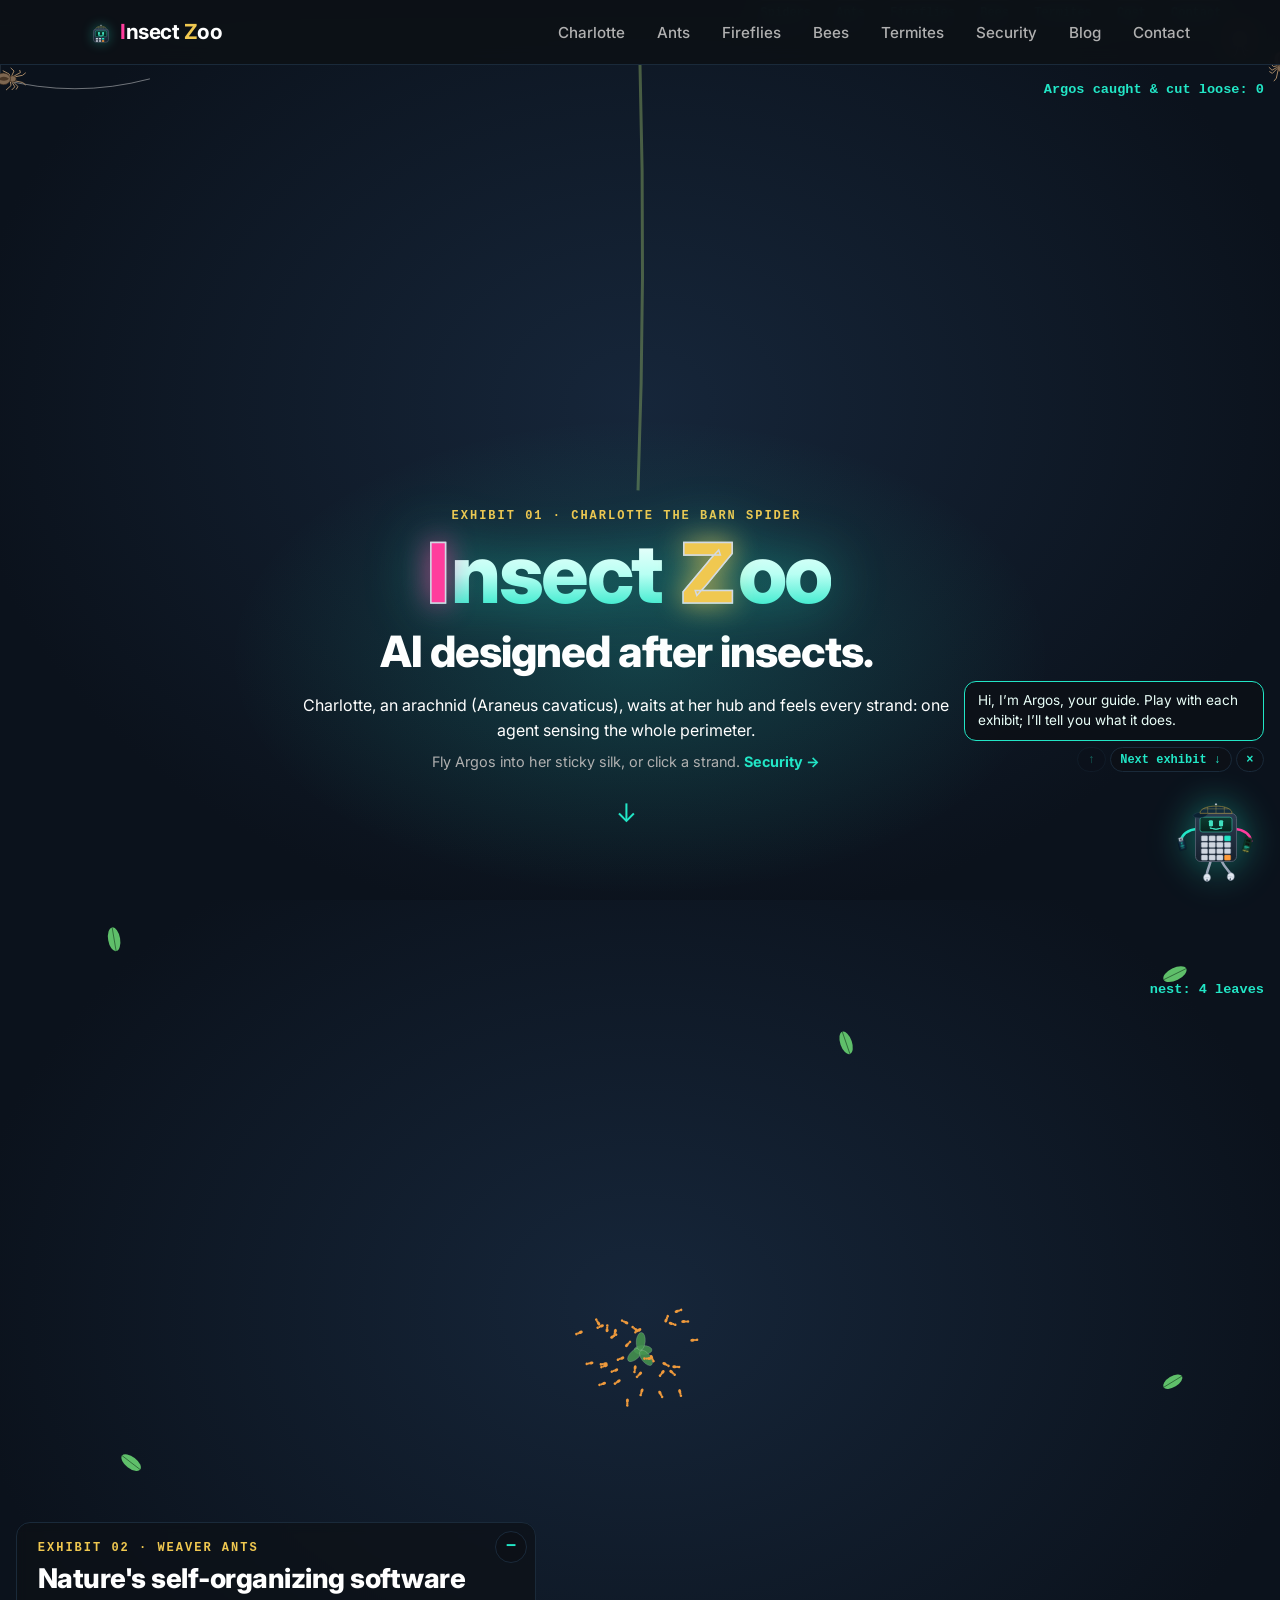
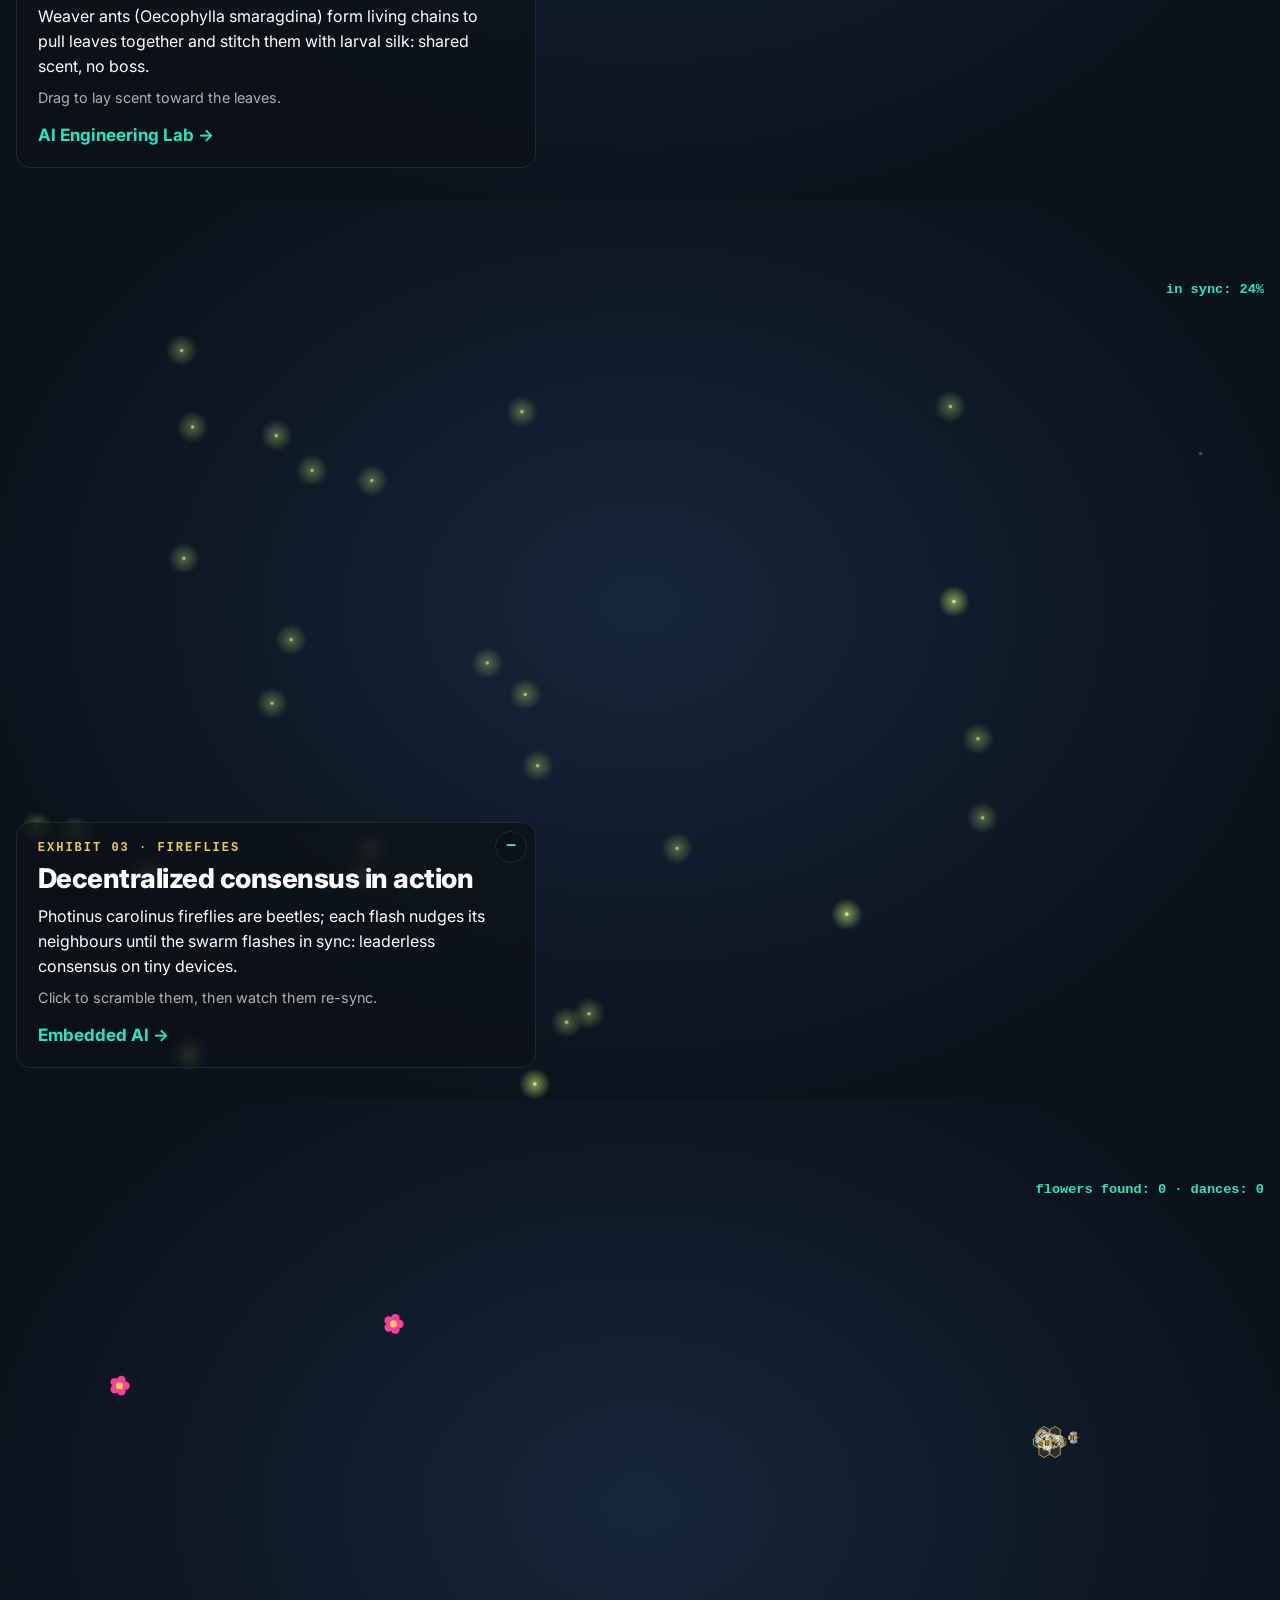
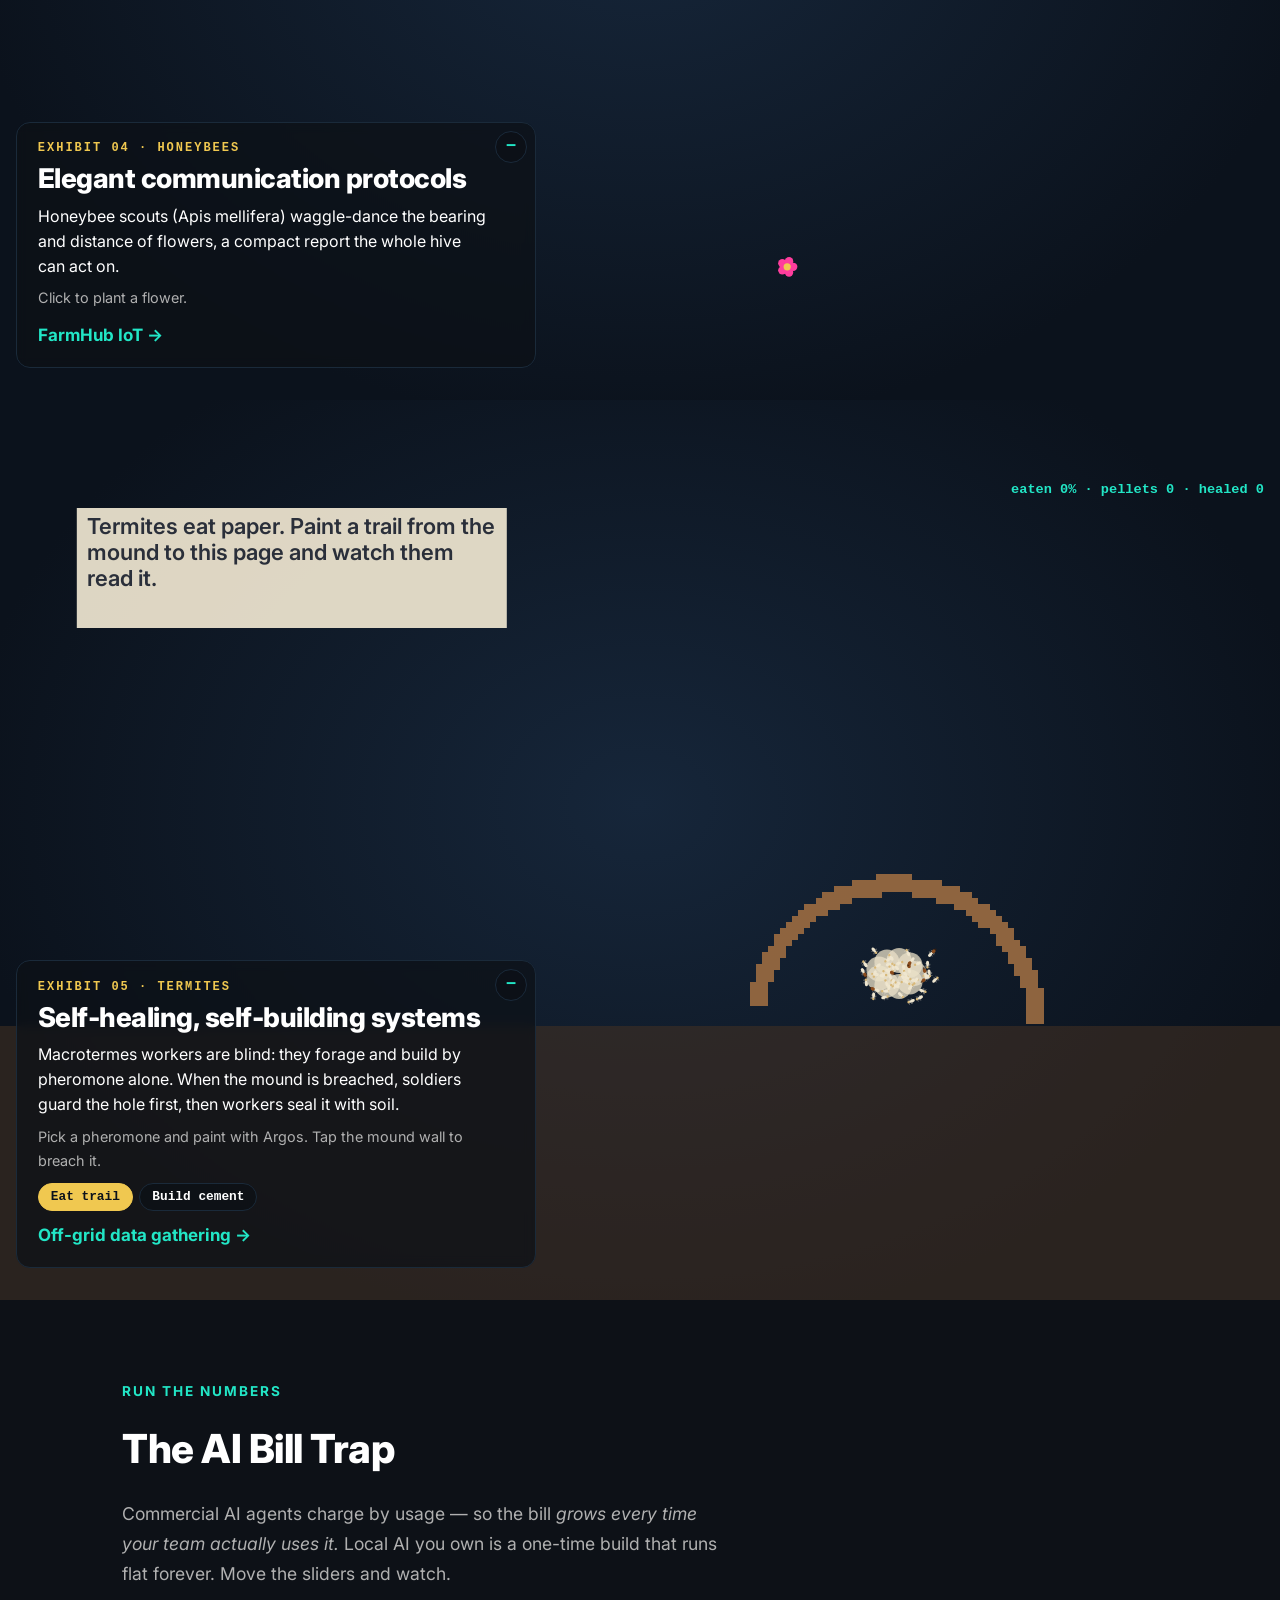
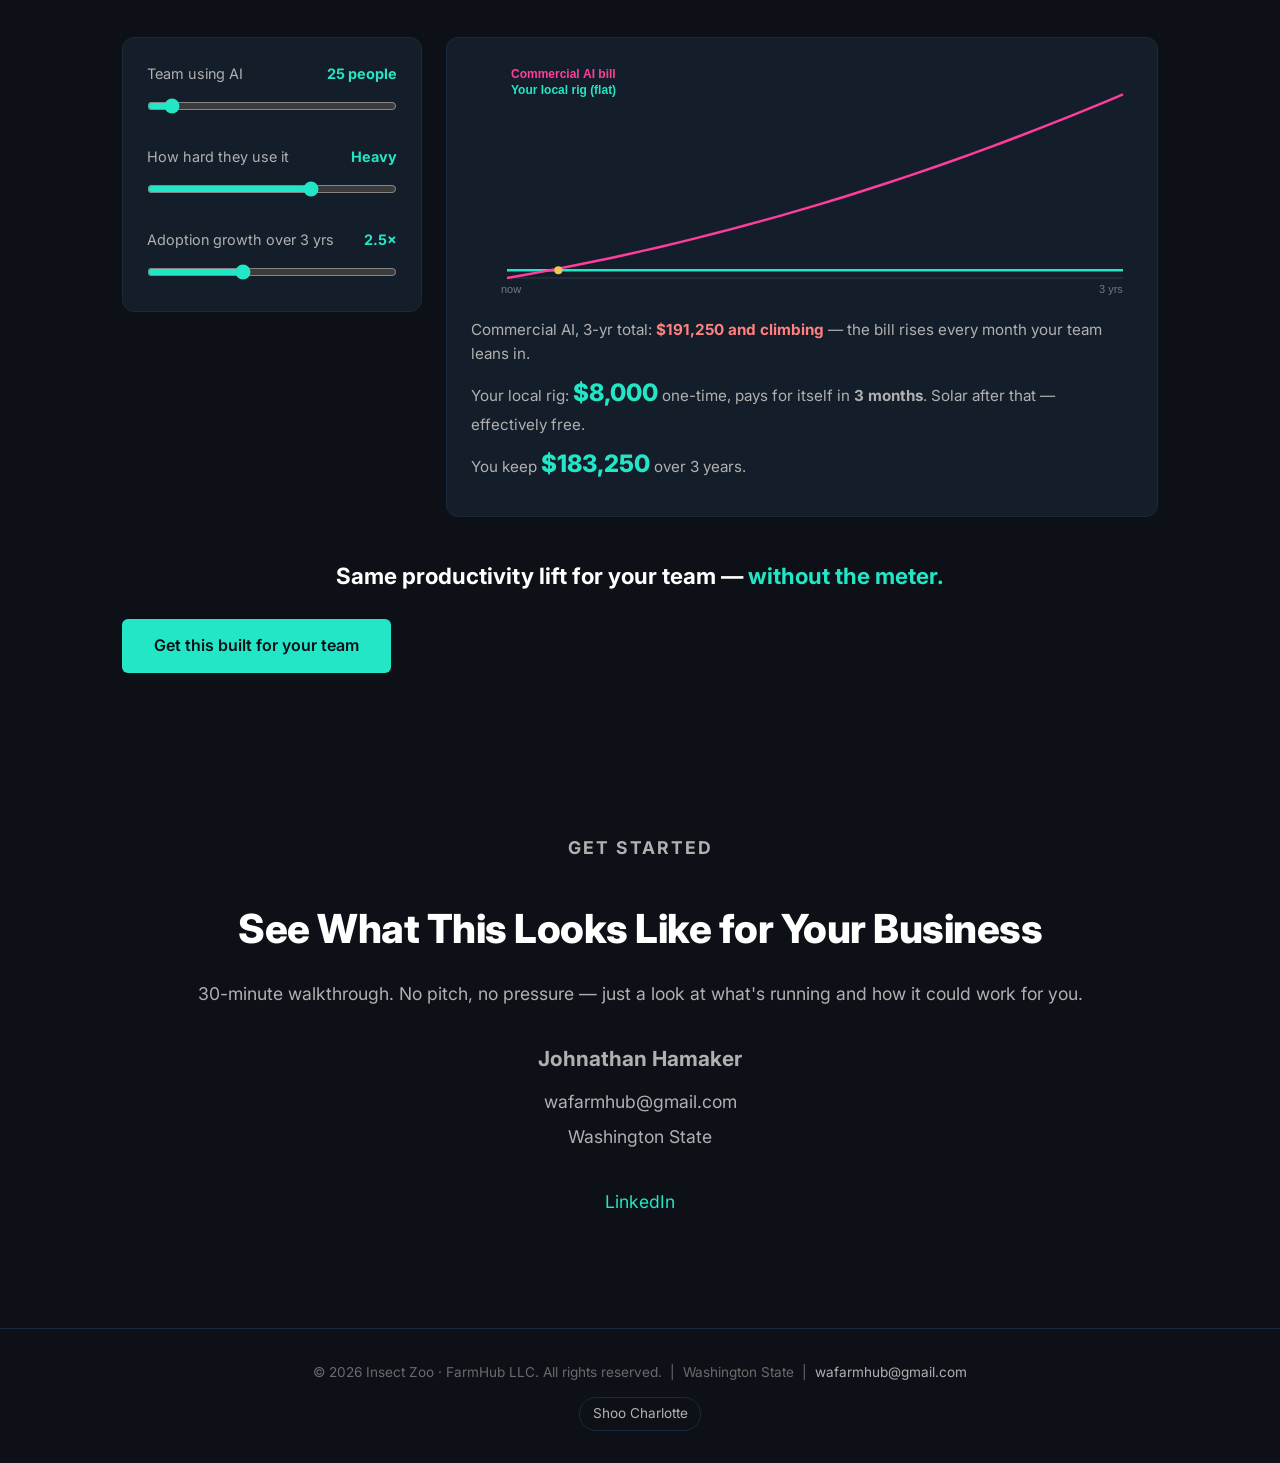
<file: index.html>
<!DOCTYPE html>
<html lang="en">
<head>
  <meta charset="UTF-8">
  <meta name="viewport" content="width=device-width, initial-scale=1.0">
  <title>Insect Zoo — Local AI That Makes Your Team Faster, Without the Cloud Bill</title>
  <meta name="description" content="Insect Zoo builds private, solar-powered AI that runs on hardware you own — augmenting the team you already have. No metered cloud bill that grows every time they use it. Plus independent web & API penetration testing. Washington State.">
  <link rel="preconnect" href="https://fonts.googleapis.com">
  <link href="https://fonts.googleapis.com/css2?family=Inter:wght@400;500;600;700;800&display=swap" rel="stylesheet">
  <link rel="stylesheet" href="style.css">
  <link rel="stylesheet" href="exhibits.css">
  <link rel="icon" type="image/svg+xml" href="argos-mark.svg">
</head>
<body class="zoo-home">

<!-- NAV -->
<nav>
  <div class="nav-inner">
    <a href="index.html" class="logo"><img src="argos-mark.svg" class="logo-mark" alt="Argos"><span class="pink">I</span>nsect <span class="gold">Z</span>oo</a>
    <button class="nav-toggle" onclick="document.querySelector('nav ul').classList.toggle('open')">&#9776;</button>
    <ul>
      <li><a href="#charlotte">Charlotte</a></li>
      <li><a href="#ants">Ants</a></li>
      <li><a href="#fireflies">Fireflies</a></li>
      <li><a href="#bees">Bees</a></li>
      <li><a href="#termites">Termites</a></li>
      <li><a href="security.html">Security</a></li>
      <li><a href="blog.html">Blog</a></li>
      <li><a href="#contact">Contact</a></li>
    </ul>
  </div>
</nav>

<!-- EXHIBIT 01 (hero): Charlotte the barn spider spins her orb web; Argos is your cursor -->
<section id="charlotte" class="exhibit exhibit--hero hero-stage">
  <canvas class="exhibit-sim" data-sim="spider" aria-label="Orb-weaver spider simulation: move Argos into Charlotte's web"></canvas>
  <span class="exhibit-stat"></span>
  <div class="hero-copy exhibit-overlay">
    <p class="exhibit-tag">Exhibit 01 &middot; Charlotte the barn spider</p>
    <div class="brandmark"><span class="word"><span class="ai pink">I</span>nsect <span class="ai gold">Z</span>oo</span></div>
    <h1>AI designed after insects.</h1>
    <p class="exhibit-line">Charlotte, an arachnid (Araneus cavaticus), waits at her hub and feels every strand: one agent sensing the whole perimeter.</p>
    <p class="exhibit-hint">Fly Argos into her sticky silk, or click a strand. <a href="security.html" class="learn-more">Security &rarr;</a></p>
    <a href="#ants" class="scroll-cue" aria-label="Next exhibit">&darr;</a>
  </div>
</section>

<!-- EXHIBIT 02: ants -->
<section id="ants" class="exhibit">
  <canvas class="exhibit-sim" data-sim="ants" aria-label="Weaver ant simulation: drag to lay a scent trail"></canvas>
  <span class="exhibit-stat"></span>
  <div class="exhibit-overlay">
    <button type="button" class="exhibit-toggle" aria-expanded="true" aria-label="Fold the exhibit notes">-</button>
    <p class="exhibit-tag">Exhibit 02 &middot; Weaver ants</p>
    <h2>Nature's self-organizing software</h2>
    <p class="exhibit-line">Weaver ants (Oecophylla smaragdina) form living chains to pull leaves together and stitch them with larval silk: shared scent, no boss.</p>
    <p class="exhibit-hint">Drag to lay scent toward the leaves.</p>
    <a href="ai-lab.html" class="learn-more">AI Engineering Lab &rarr;</a>
  </div>
</section>

<!-- EXHIBIT 03: fireflies -->
<section id="fireflies" class="exhibit">
  <canvas class="exhibit-sim" data-sim="fireflies" aria-label="Firefly simulation: click to scramble their rhythm"></canvas>
  <span class="exhibit-stat"></span>
  <div class="exhibit-overlay">
    <button type="button" class="exhibit-toggle" aria-expanded="true" aria-label="Fold the exhibit notes">-</button>
    <p class="exhibit-tag">Exhibit 03 &middot; Fireflies</p>
    <h2>Decentralized consensus in action</h2>
    <p class="exhibit-line">Photinus carolinus fireflies are beetles; each flash nudges its neighbours until the swarm flashes in sync: leaderless consensus on tiny devices.</p>
    <p class="exhibit-hint">Click to scramble them, then watch them re-sync.</p>
    <a href="consulting.html" class="learn-more">Embedded AI &rarr;</a>
  </div>
</section>

<!-- EXHIBIT 04: bees -->
<section id="bees" class="exhibit">
  <canvas class="exhibit-sim" data-sim="bees" aria-label="Honeybee simulation: click to plant a flower"></canvas>
  <span class="exhibit-stat"></span>
  <div class="exhibit-overlay">
    <button type="button" class="exhibit-toggle" aria-expanded="true" aria-label="Fold the exhibit notes">-</button>
    <p class="exhibit-tag">Exhibit 04 &middot; Honeybees</p>
    <h2>Elegant communication protocols</h2>
    <p class="exhibit-line">Honeybee scouts (Apis mellifera) waggle-dance the bearing and distance of flowers, a compact report the whole hive can act on.</p>
    <p class="exhibit-hint">Click to plant a flower.</p>
    <a href="farmhub-iot.html" class="learn-more">FarmHub IoT &rarr;</a>
  </div>
</section>

<!-- EXHIBIT 05: termites -->
<section id="termites" class="exhibit">
  <canvas class="exhibit-sim" data-sim="termites" aria-label="Termite simulation: paint pheromone with Argos, tap the mound wall to breach it"></canvas>
  <span class="exhibit-stat"></span>
  <div class="exhibit-overlay">
    <button type="button" class="exhibit-toggle" aria-expanded="true" aria-label="Fold the exhibit notes">&minus;</button>
    <p class="exhibit-tag">Exhibit 05 &middot; Termites</p>
    <h2>Self-healing, self-building systems</h2>
    <p class="exhibit-line">Macrotermes workers are blind: they forage and build by pheromone alone. When the mound is breached, soldiers guard the hole first, then workers seal it with soil.</p>
    <p class="exhibit-hint">Pick a pheromone and paint with Argos. Tap the mound wall to breach it.</p>
    <p class="termite-modes"><button type="button" class="termite-mode" data-mode="eat" aria-pressed="true">Eat trail</button> <button type="button" class="termite-mode" data-mode="build" aria-pressed="false">Build cement</button></p>
    <a href="#contact" class="learn-more">Off-grid data gathering &rarr;</a>
  </div>
</section>

<!-- ROI SANDBOX: The AI Bill Trap -->
<section id="roi" class="roi-section">
  <p class="section-label">Run the Numbers</p>
  <h2>The AI Bill Trap</h2>
  <p class="section-desc">Commercial AI agents charge by usage &mdash; so the bill <em>grows every time your team actually uses it.</em> Local AI you own is a one-time build that runs flat forever. Move the sliders and watch.</p>

  <div class="roi-wrap">
    <div class="roi-controls">
      <label>Team using AI <span class="roi-out" id="roi-team-out">25 people</span>
        <input type="range" id="roi-team" min="3" max="300" value="25" step="1"></label>
      <label>How hard they use it <span class="roi-out" id="roi-use-out">Heavy</span>
        <input type="range" id="roi-use" min="1" max="4" value="3" step="1"></label>
      <label>Adoption growth over 3 yrs <span class="roi-out" id="roi-growth-out">2.5&times;</span>
        <input type="range" id="roi-growth" min="10" max="50" value="25" step="1"></label>
    </div>

    <div class="roi-viz">
      <canvas id="roi-chart"></canvas>
      <div class="roi-result" id="roi-result"></div>
    </div>
  </div>

  <p class="roi-punch">Same productivity lift for your team &mdash; <span class="highlight">without the meter.</span></p>
  <div class="cta-row" style="justify-content:center; margin-top:1.5rem;">
    <a href="#contact" class="btn btn-primary">Get this built for your team</a>
  </div>
</section>

<!-- CTA -->
<section id="contact" class="cta-section">
  <p class="section-label">Get Started</p>
  <h2>See What This Looks Like for Your Business</h2>
  <p>30-minute walkthrough. No pitch, no pressure — just a look at what's running and how it could work for you.</p>
  <p style="font-size: 1.3rem; margin-bottom: 0.5rem;"><strong>Johnathan Hamaker</strong></p>
  <p style="font-size: 1.1rem; color: var(--gray-light); line-height: 2;">
    wafarmhub@gmail.com<br>
    Washington State
  </p>
  <p style="margin-top: 1.5rem; color: var(--gray-dark);">
    <a href="https://www.linkedin.com/in/johnathan-hamaker-a85039198" target="_blank">LinkedIn</a>
  </p>
</section>

<!-- ARGOS THE GUIDE: docked bottom-right; tips per exhibit + navigation (js/guide.js) -->
<aside id="argos-guide" class="argos-guide" aria-label="Argos, your guide">
  <div class="argos-bubble" role="status" aria-live="polite"></div>
  <div class="guide-row">
    <nav class="guide-jump" aria-label="Jump to an exhibit">
      <a href="#charlotte">Spiders</a> <a href="#ants">Ants</a> <a href="#fireflies">Fireflies</a> <a href="#bees">Bees</a> <a href="#termites">Termites</a> <a href="#roi">Cost</a> <a href="#contact">Contact</a>
    </nav>
    <button type="button" class="guide-prev" aria-label="Previous exhibit">&uarr;</button>
    <button type="button" class="guide-next">Next exhibit &darr;</button>
    <button type="button" class="guide-min" aria-expanded="true" aria-label="Tuck Argos away">&times;</button>
  </div>
  <img class="argos-figure" src="argos.svg" alt="Argos the calculator, your guide">
</aside>

<!-- FOOTER -->
<footer>
  <p>&copy; 2026 Insect Zoo &middot; FarmHub LLC. All rights reserved. &nbsp;|&nbsp; Washington State &nbsp;|&nbsp; <a href="mailto:wafarmhub@gmail.com">wafarmhub@gmail.com</a></p>
</footer>

<!-- Insect Zoo: Living Twin + the ROI sandbox -->
<script>
/* ===== 0. Living Twin — per-prospect personalization from one ?t= blob =====
   Pure function of the URL. Absent/corrupt blob => __TWIN stays null and the
   page renders as the generic homepage. Never STATES a sourced fact; only
   greets by name + pre-fills editable estimates. All values clamped/sanitized. */
(function () {
  window.__TWIN = null;
  try {
    var p = new URLSearchParams(location.search).get('t');
    if (!p) return;
    var b64 = p.replace(/-/g, '+').replace(/_/g, '/');
    while (b64.length % 4) b64 += '=';
    var raw = decodeURIComponent(escape(atob(b64)));   // UTF-8 safe
    var d = JSON.parse(raw);
    if (!d || typeof d !== 'object') return;
    var clampInt = function (v, lo, hi, dflt) {
      v = parseInt(v, 10); if (isNaN(v)) return dflt;
      return Math.max(lo, Math.min(hi, v));
    };
    var name = (typeof d.c === 'string') ? d.c.slice(0, 60).replace(/[<>]/g, '').trim() : '';
    window.__TWIN = Object.freeze({
      company: name || '',
      team:    ('tm' in d) ? clampInt(d.tm, 3, 300, null) : null,  // ROI: team using AI
      use:     ('u'  in d) ? clampInt(d.u, 1, 4, null)    : null,  // ROI: usage intensity 1-4
      growth:  ('g'  in d) ? clampInt(d.g, 10, 50, null)  : null   // ROI: growth ×10 (slider form)
    });
  } catch (e) { window.__TWIN = null; }   // any corruption -> generic homepage

  // Hero headline personalization (textContent-safe; never markup from the blob)
  try {
    var T = window.__TWIN;
    if (T && T.company) {
      var h1 = document.querySelector('.hero-copy h1');
      if (h1 && !document.querySelector('.twin-hello')) {
        var hello = document.createElement('p');
        hello.className = 'twin-hello';
        hello.setAttribute('style', 'font-size:1.05rem;color:#22e6c6;margin:0 0 .5rem;font-weight:600;letter-spacing:.01em;');
        hello.textContent = 'Built for the team at ' + T.company;
        h1.parentNode.insertBefore(hello, h1);
      }
    }
  } catch (e) {}
})();

/* ===== 3. ROI sandbox — "The AI Bill Trap" (deterministic, editable constants) ===== */
(function () {
  var team = document.getElementById('roi-team'),
      use = document.getElementById('roi-use'),
      growth = document.getElementById('roi-growth'),
      cv = document.getElementById('roi-chart');
  if (!team || !cv) return;
  var ctx = cv.getContext('2d');
  var USE_LABELS = ['', 'Light', 'Moderate', 'Heavy', 'Agentic'];
  var USE_PP = [0, 15, 50, 120, 300]; // $/person/month on commercial AI, by intensity
  function fmt(n) { return '$' + Math.round(n).toLocaleString(); }

  function calc() {
    var T = +team.value, U = +use.value, G = +growth.value / 10; // 1.0–5.0x growth
    var pp = USE_PP[U], series = [], cum = 0;
    for (var m = 1; m <= 36; m++) { cum += T * pp * (1 + (G - 1) * (m / 36)); series.push(cum); }
    var rig = 4000 + Math.ceil(T / 25) * 2500 + (U >= 3 ? 1500 : 0);
    var cross = 0;
    for (var k = 0; k < series.length; k++) { if (series[k] >= rig) { cross = k + 1; break; } }
    return { T: T, U: U, G: G, series: series, rig: rig, cross: cross, comm: series[35] };
  }
  function draw(d) {
    var w = cv.clientWidth, h = 240, DPR = Math.min(window.devicePixelRatio || 1, 2);
    cv.width = w * DPR; cv.height = h * DPR; ctx.setTransform(DPR, 0, 0, DPR, 0, 0);
    ctx.clearRect(0, 0, w, h);
    var pad = 36, max = Math.max(d.comm, d.rig) * 1.1 || 1;
    var X = function (m) { return pad + (w - pad - 10) * (m / 36); };
    var Y = function (v) { return h - 24 - (h - 38) * (v / max); };
    ctx.strokeStyle = 'rgba(255,255,255,0.12)'; ctx.lineWidth = 1;
    ctx.beginPath(); ctx.moveTo(pad, h - 24); ctx.lineTo(w - 10, h - 24); ctx.stroke();
    ctx.strokeStyle = '#22e6c6'; ctx.lineWidth = 2.5;
    ctx.beginPath(); ctx.moveTo(X(0), Y(d.rig)); ctx.lineTo(X(36), Y(d.rig)); ctx.stroke();
    ctx.strokeStyle = '#ff3d9d'; ctx.lineWidth = 2.5; ctx.beginPath(); ctx.moveTo(X(0), Y(0));
    for (var m = 1; m <= 36; m++) ctx.lineTo(X(m), Y(d.series[m - 1]));
    ctx.stroke();
    if (d.cross) { ctx.fillStyle = '#f0c850'; ctx.beginPath(); ctx.arc(X(d.cross), Y(d.rig), 4, 0, 6.2832); ctx.fill(); }
    ctx.font = '600 12px Inter,sans-serif';
    ctx.fillStyle = '#ff3d9d'; ctx.fillText('Commercial AI bill', pad + 4, 16);
    ctx.fillStyle = '#22e6c6'; ctx.fillText('Your local rig (flat)', pad + 4, 32);
    ctx.fillStyle = 'rgba(255,255,255,0.4)'; ctx.font = '11px Inter,sans-serif';
    ctx.fillText('now', pad - 6, h - 9); ctx.fillText('3 yrs', w - 34, h - 9);
  }
  function render() {
    var d = calc();
    document.getElementById('roi-team-out').textContent = d.T + ' people';
    document.getElementById('roi-use-out').textContent = USE_LABELS[d.U] + (d.U >= 4 ? ' (10–100× tokens)' : '');
    document.getElementById('roi-growth-out').textContent = d.G.toFixed(1) + '×';
    draw(d);
    var save = d.comm - d.rig;
    document.getElementById('roi-result').innerHTML =
      '<p>Commercial AI, 3-yr total: <span class="warn">' + fmt(d.comm) + ' and climbing</span> — the bill rises every month your team leans in.</p>' +
      '<p>Your local rig: <span class="big">' + fmt(d.rig) + '</span> one-time' + (d.cross ? ', pays for itself in <b>' + d.cross + ' months</b>' : '') + '. Solar after that — effectively free.</p>' +
      (save > 0 ? '<p>You keep <span class="big">' + fmt(save) + '</span> over 3 years.</p>' : '');
  }
  [team, use, growth].forEach(function (el) { el.addEventListener('input', render); });
  window.addEventListener('resize', function () { clearTimeout(window.__rrz); window.__rrz = setTimeout(render, 150); });
  // Living Twin: pre-fill the sliders with the prospect's numbers before the first paint
  (function () {
    var T = window.__TWIN; if (!T) return;
    if (T.team   != null) team.value   = T.team;
    if (T.use    != null) use.value    = T.use;
    if (T.growth != null) growth.value = T.growth;
  })();
  render();
})();
</script>

<!-- the exhibits (js/exhibits.js) + Charlotte the barn spider roaming the page (js/charlotte.js) -->
<script src="js/argos.js" defer></script>
<script src="js/orbplan.js" defer></script>
<script src="js/exhibits.js" defer></script>
<script src="js/termites.js" defer></script>
<script src="js/guide.js" defer></script>
<script src="js/charlotte.js" defer></script>
</body>
</html>
</file>
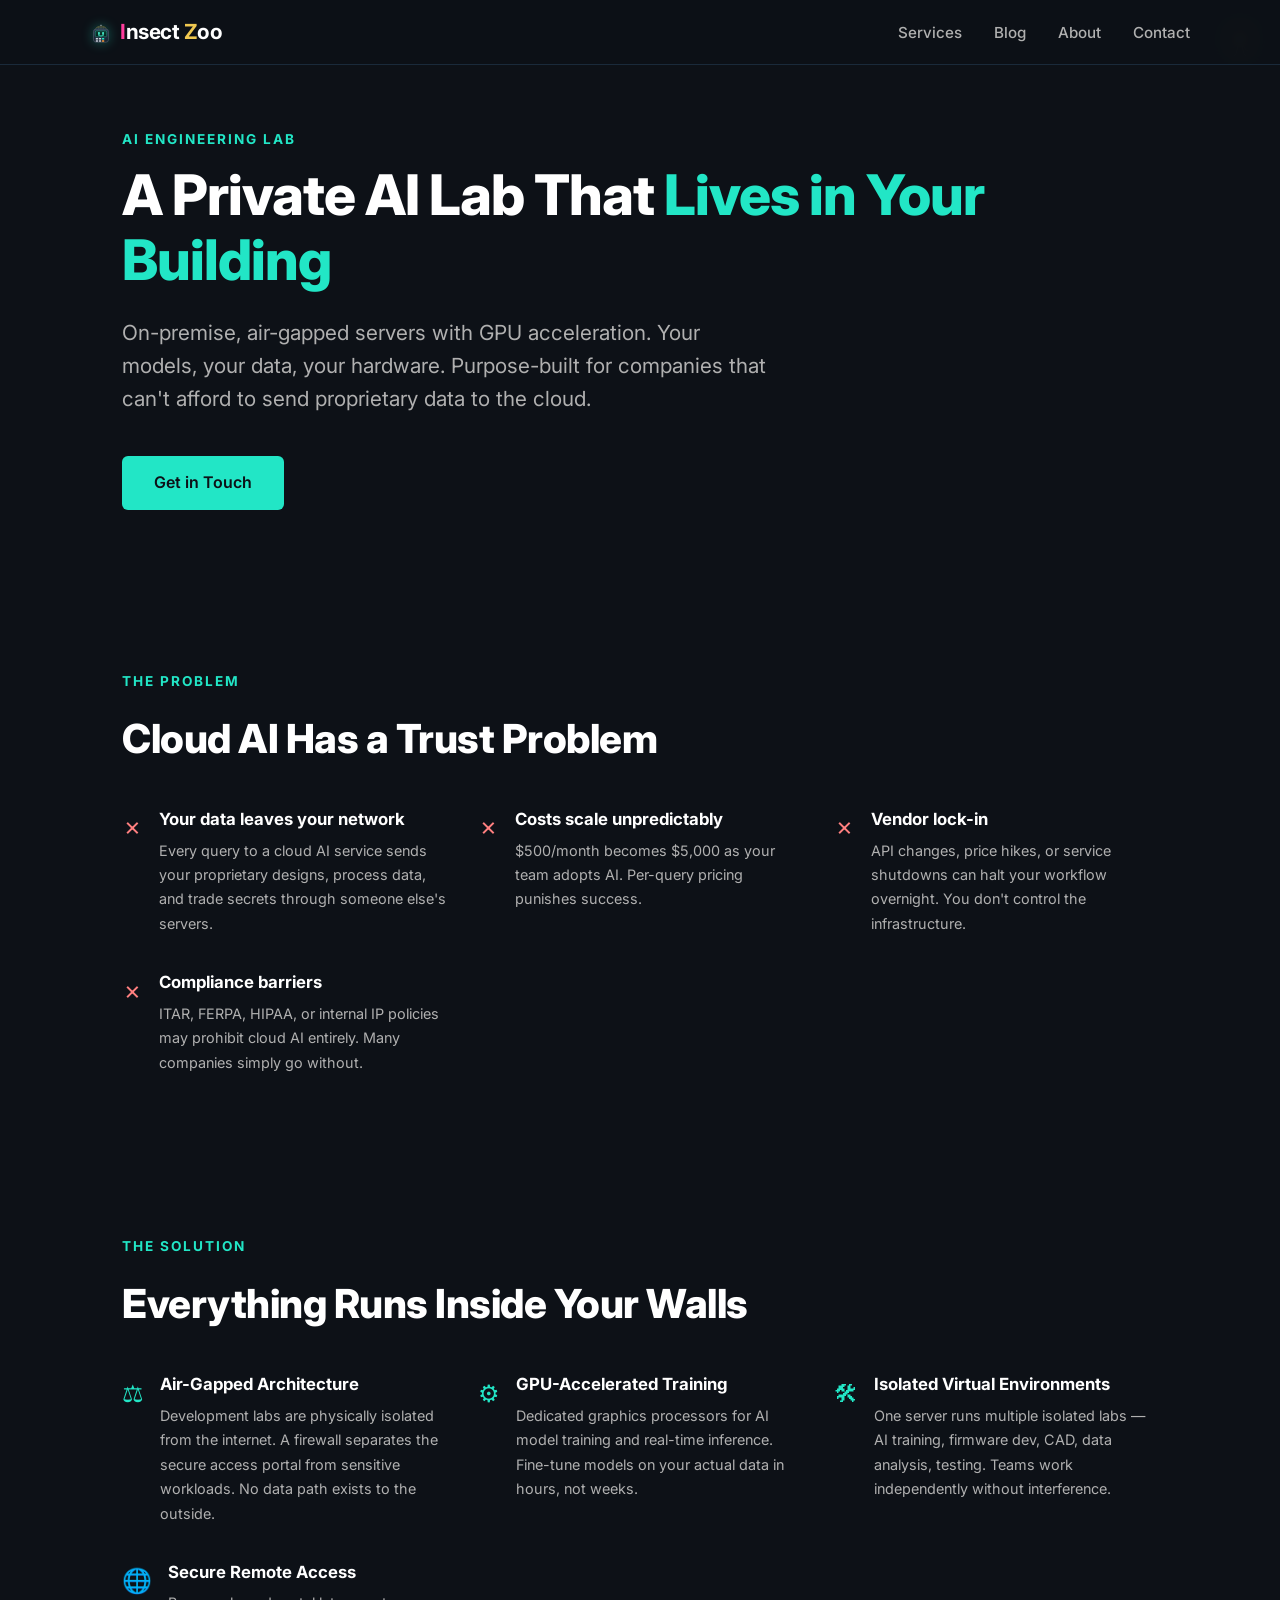
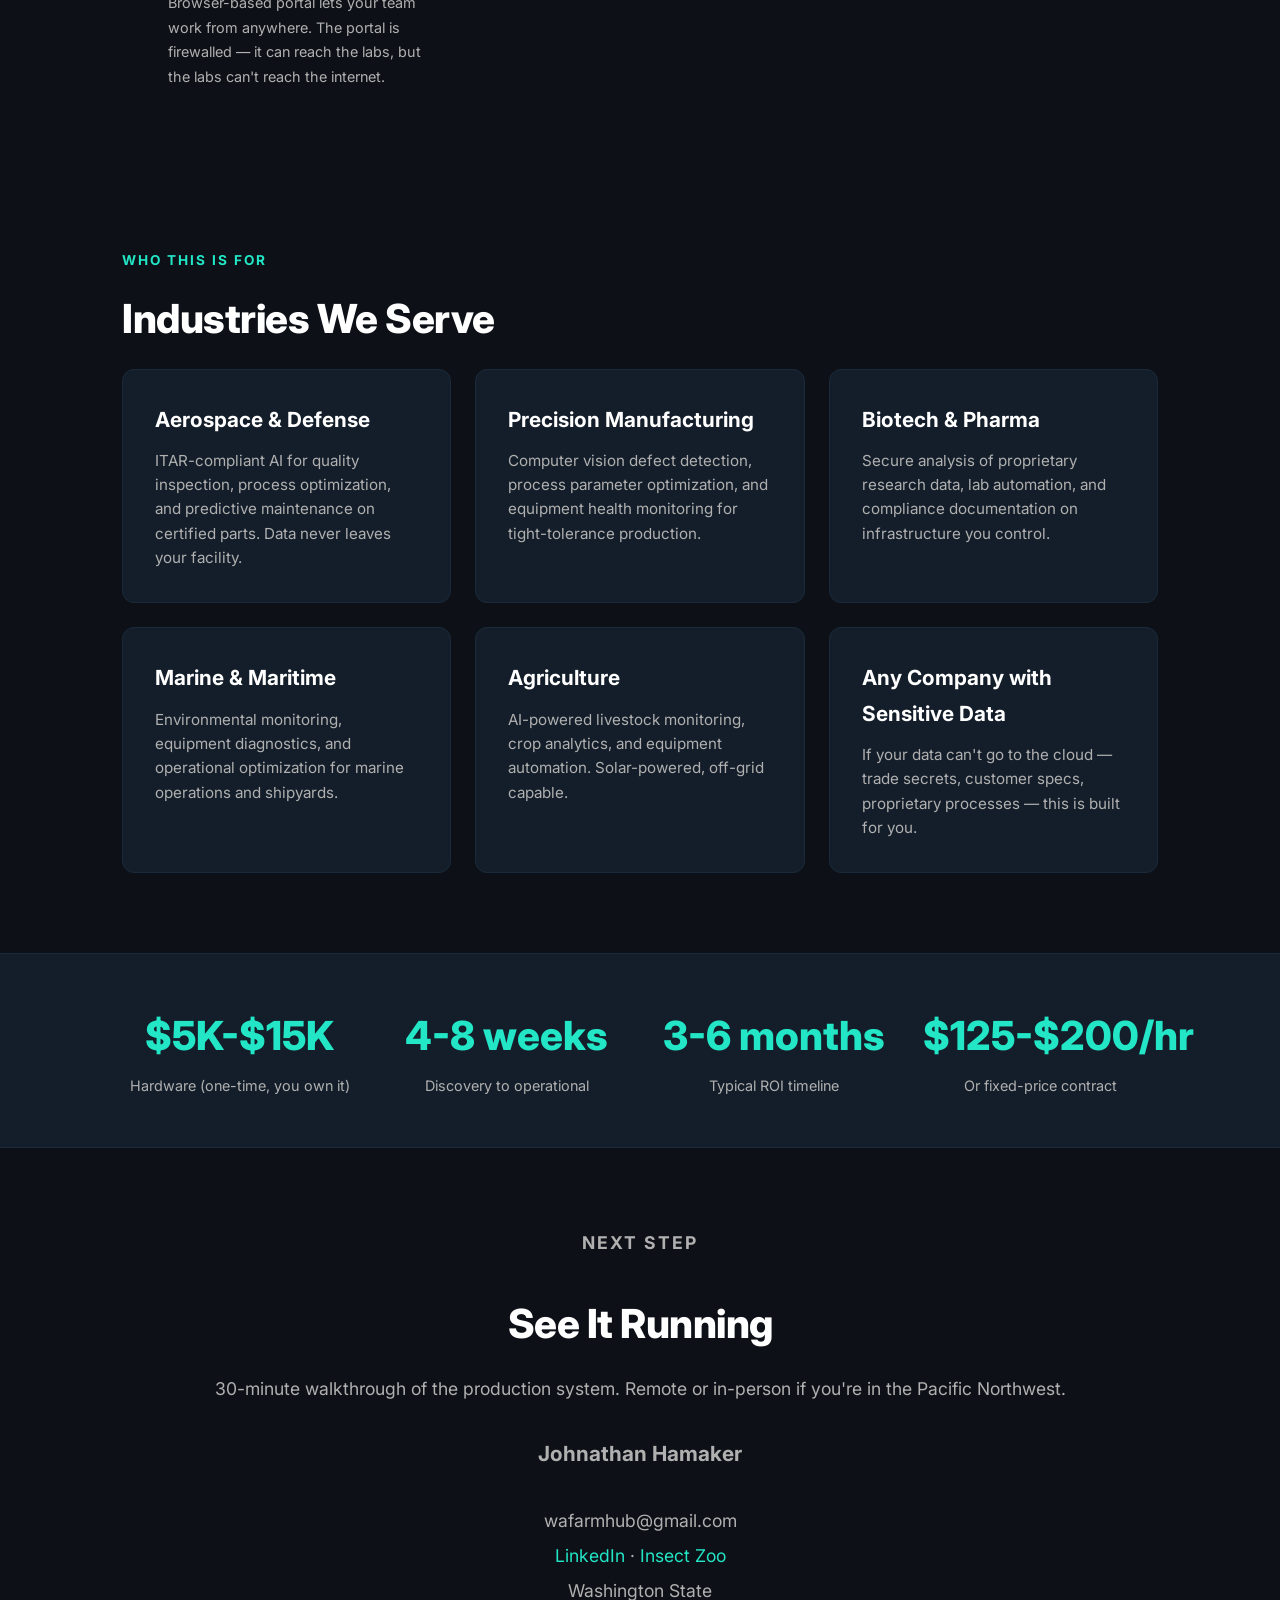
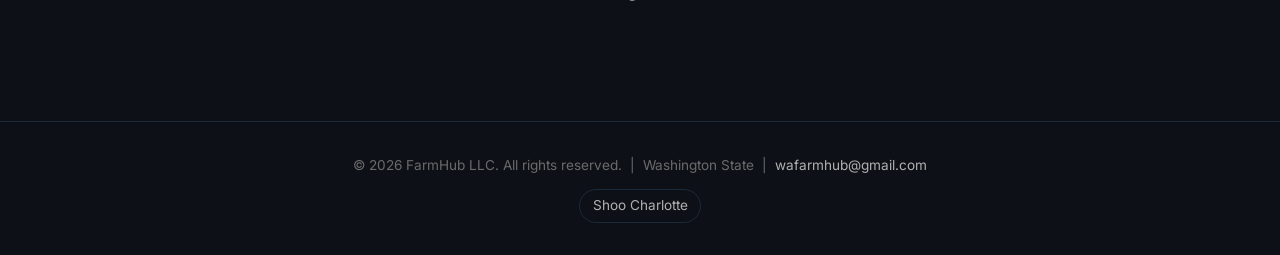
<file: ai-lab.html>
<!DOCTYPE html>
<html lang="en">
<head>
  <meta charset="UTF-8">
  <meta name="viewport" content="width=device-width, initial-scale=1.0">
  <title>AI Engineering Lab — On-Premise AI Infrastructure | Insect Zoo</title>
  <meta name="description" content="Air-gapped, GPU-accelerated AI servers for manufacturing, defense, biotech, and R&D. Your data never leaves your building.">
  <link href="https://fonts.googleapis.com/css2?family=Inter:wght@400;500;600;700;800&display=swap" rel="stylesheet">
  <link rel="stylesheet" href="style.css">
  <link rel="icon" type="image/svg+xml" href="argos-mark.svg">
</head>
<body>

<nav>
  <div class="nav-inner">
    <a href="index.html" class="logo"><img src="argos-mark.svg" class="logo-mark" alt="Argos"><span class="pink">I</span>nsect <span class="gold">Z</span>oo</a>
    <button class="nav-toggle" onclick="document.querySelector('nav ul').classList.toggle('open')">&#9776;</button>
    <ul>
      <li><a href="index.html#services">Services</a></li>
      <li><a href="blog.html">Blog</a></li>
      <li><a href="index.html#about">About</a></li>
      <li><a href="index.html#contact">Contact</a></li>
    </ul>
  </div>
</nav>

<div class="hero" style="min-height: 60vh;">
  <p class="section-label">AI Engineering Lab</p>
  <h1>A Private AI Lab That <span class="highlight">Lives in Your Building</span></h1>
  <p class="subtitle">On-premise, air-gapped servers with GPU acceleration. Your models, your data, your hardware. Purpose-built for companies that can't afford to send proprietary data to the cloud.</p>
  <div class="cta-row">
    <a href="#contact" class="btn btn-primary">Get in Touch</a>
  </div>
</div>

<section>
  <p class="section-label">The Problem</p>
  <h2>Cloud AI Has a Trust Problem</h2>
  <div class="features-list">
    <div class="feature">
      <div class="icon" style="color: var(--red-soft);">&#10007;</div>
      <div>
        <h4>Your data leaves your network</h4>
        <p>Every query to a cloud AI service sends your proprietary designs, process data, and trade secrets through someone else's servers.</p>
      </div>
    </div>
    <div class="feature">
      <div class="icon" style="color: var(--red-soft);">&#10007;</div>
      <div>
        <h4>Costs scale unpredictably</h4>
        <p>$500/month becomes $5,000 as your team adopts AI. Per-query pricing punishes success.</p>
      </div>
    </div>
    <div class="feature">
      <div class="icon" style="color: var(--red-soft);">&#10007;</div>
      <div>
        <h4>Vendor lock-in</h4>
        <p>API changes, price hikes, or service shutdowns can halt your workflow overnight. You don't control the infrastructure.</p>
      </div>
    </div>
    <div class="feature">
      <div class="icon" style="color: var(--red-soft);">&#10007;</div>
      <div>
        <h4>Compliance barriers</h4>
        <p>ITAR, FERPA, HIPAA, or internal IP policies may prohibit cloud AI entirely. Many companies simply go without.</p>
      </div>
    </div>
  </div>
</section>

<section>
  <p class="section-label">The Solution</p>
  <h2>Everything Runs Inside Your Walls</h2>
  <div class="features-list">
    <div class="feature">
      <div class="icon" style="color: var(--cyan);">&#9878;</div>
      <div>
        <h4>Air-Gapped Architecture</h4>
        <p>Development labs are physically isolated from the internet. A firewall separates the secure access portal from sensitive workloads. No data path exists to the outside.</p>
      </div>
    </div>
    <div class="feature">
      <div class="icon" style="color: var(--cyan);">&#9881;</div>
      <div>
        <h4>GPU-Accelerated Training</h4>
        <p>Dedicated graphics processors for AI model training and real-time inference. Fine-tune models on your actual data in hours, not weeks.</p>
      </div>
    </div>
    <div class="feature">
      <div class="icon" style="color: var(--cyan);">&#128736;</div>
      <div>
        <h4>Isolated Virtual Environments</h4>
        <p>One server runs multiple isolated labs — AI training, firmware dev, CAD, data analysis, testing. Teams work independently without interference.</p>
      </div>
    </div>
    <div class="feature">
      <div class="icon" style="color: var(--cyan);">&#127760;</div>
      <div>
        <h4>Secure Remote Access</h4>
        <p>Browser-based portal lets your team work from anywhere. The portal is firewalled — it can reach the labs, but the labs can't reach the internet.</p>
      </div>
    </div>
  </div>
</section>

<section>
  <p class="section-label">Who This Is For</p>
  <h2>Industries We Serve</h2>
  <div class="services-grid">
    <div class="service-card">
      <h3>Aerospace &amp; Defense</h3>
      <p>ITAR-compliant AI for quality inspection, process optimization, and predictive maintenance on certified parts. Data never leaves your facility.</p>
    </div>
    <div class="service-card">
      <h3>Precision Manufacturing</h3>
      <p>Computer vision defect detection, process parameter optimization, and equipment health monitoring for tight-tolerance production.</p>
    </div>
    <div class="service-card">
      <h3>Biotech &amp; Pharma</h3>
      <p>Secure analysis of proprietary research data, lab automation, and compliance documentation on infrastructure you control.</p>
    </div>
    <div class="service-card">
      <h3>Marine &amp; Maritime</h3>
      <p>Environmental monitoring, equipment diagnostics, and operational optimization for marine operations and shipyards.</p>
    </div>
    <div class="service-card">
      <h3>Agriculture</h3>
      <p>AI-powered livestock monitoring, crop analytics, and equipment automation. Solar-powered, off-grid capable.</p>
    </div>
    <div class="service-card">
      <h3>Any Company with Sensitive Data</h3>
      <p>If your data can't go to the cloud — trade secrets, customer specs, proprietary processes — this is built for you.</p>
    </div>
  </div>
</section>

<div class="proof-bar">
  <div class="proof-inner">
    <div class="proof-stat">
      <div class="number">$5K-$15K</div>
      <div class="label">Hardware (one-time, you own it)</div>
    </div>
    <div class="proof-stat">
      <div class="number">4-8 weeks</div>
      <div class="label">Discovery to operational</div>
    </div>
    <div class="proof-stat">
      <div class="number">3-6 months</div>
      <div class="label">Typical ROI timeline</div>
    </div>
    <div class="proof-stat">
      <div class="number">$125-$200/hr</div>
      <div class="label">Or fixed-price contract</div>
    </div>
  </div>
</div>

<section id="contact" class="cta-section">
  <p class="section-label">Next Step</p>
  <h2>See It Running</h2>
  <p>30-minute walkthrough of the production system. Remote or in-person if you're in the Pacific Northwest.</p>
  <p style="font-size: 1.3rem; margin-top: 1.5rem;"><strong>Johnathan Hamaker</strong></p>
  <p style="font-size: 1.1rem; color: var(--gray-light); line-height: 2;">
    wafarmhub@gmail.com<br>
    <a href="https://www.linkedin.com/in/johnathan-hamaker-a85039198" target="_blank">LinkedIn</a> &middot; <a href="https://insectzoo.ai/" target="_blank">Insect Zoo</a><br>
    Washington State
  </p>
</section>

<footer>
  <p>&copy; 2026 FarmHub LLC. All rights reserved. &nbsp;|&nbsp; Washington State &nbsp;|&nbsp; <a href="mailto:wafarmhub@gmail.com">wafarmhub@gmail.com</a></p>
</footer>

<!-- Charlotte the barn spider roams the page (js/charlotte.js) -->
<script src="js/argos.js" defer></script>
<script src="js/orbplan.js" defer></script>
<script src="js/charlotte.js" defer></script>
</body>
</html>
</file>
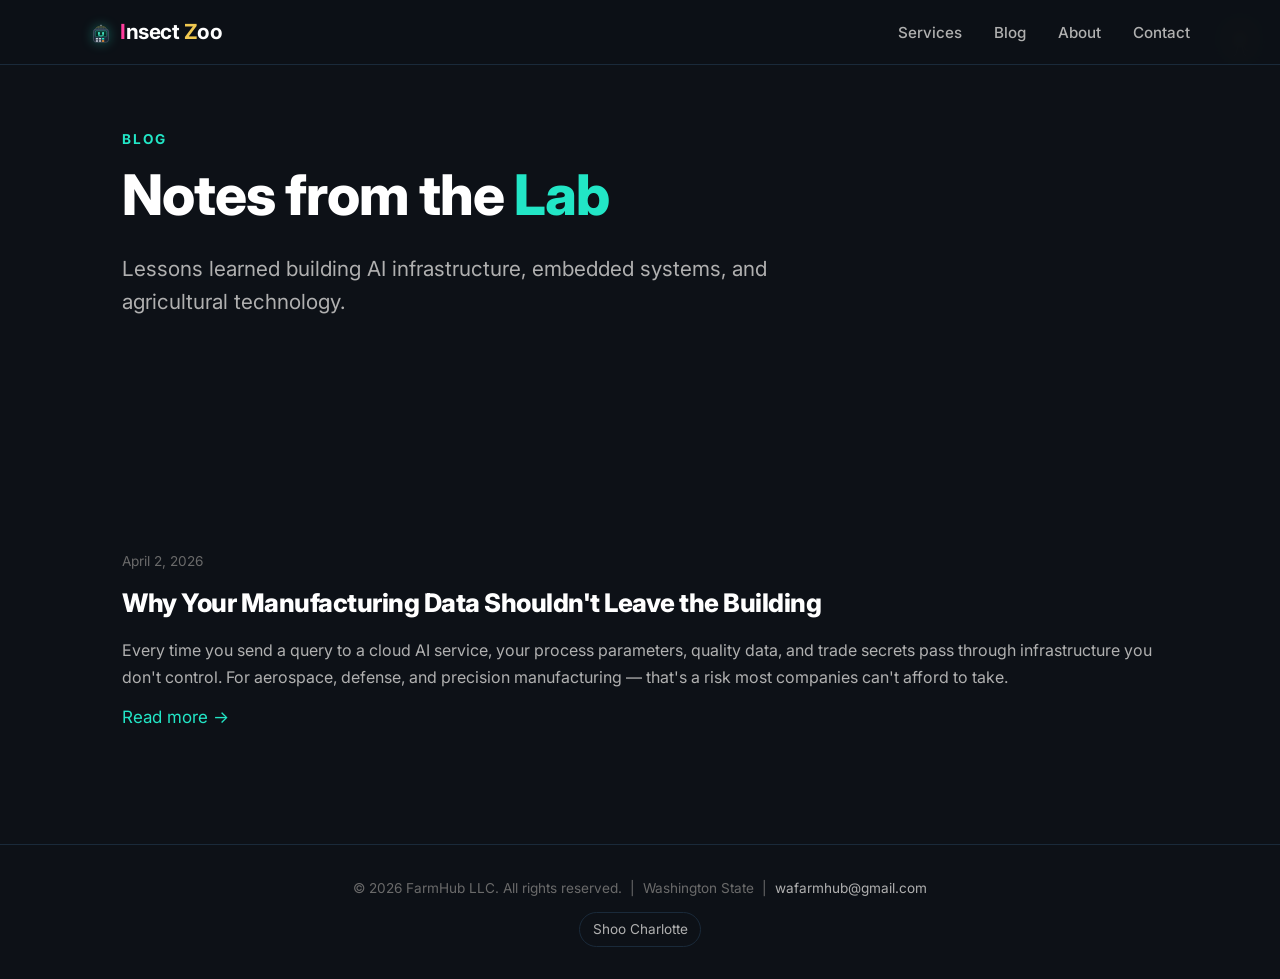
<file: blog.html>
<!DOCTYPE html>
<html lang="en">
<head>
  <meta charset="UTF-8">
  <meta name="viewport" content="width=device-width, initial-scale=1.0">
  <title>Blog — Insect Zoo</title>
  <meta name="description" content="Insights on on-premise AI, embedded systems, agricultural IoT, and engineering from Johnathan Hamaker.">
  <link href="https://fonts.googleapis.com/css2?family=Inter:wght@400;500;600;700;800&display=swap" rel="stylesheet">
  <link rel="stylesheet" href="style.css">
  <link rel="icon" type="image/svg+xml" href="argos-mark.svg">
</head>
<body>

<nav>
  <div class="nav-inner">
    <a href="index.html" class="logo"><img src="argos-mark.svg" class="logo-mark" alt="Argos"><span class="pink">I</span>nsect <span class="gold">Z</span>oo</a>
    <button class="nav-toggle" onclick="document.querySelector('nav ul').classList.toggle('open')">&#9776;</button>
    <ul>
      <li><a href="index.html#services">Services</a></li>
      <li><a href="blog.html">Blog</a></li>
      <li><a href="index.html#about">About</a></li>
      <li><a href="index.html#contact">Contact</a></li>
    </ul>
  </div>
</nav>

<div class="hero" style="min-height: 40vh;">
  <p class="section-label">Blog</p>
  <h1>Notes from the <span class="highlight">Lab</span></h1>
  <p class="subtitle">Lessons learned building AI infrastructure, embedded systems, and agricultural technology.</p>
</div>

<section id="posts">
  <!-- New posts go above this marker, newest first. -->
  <!-- POST_INSERT_MARKER -->

  <article class="blog-post" id="post-2026-04-02-launch">
    <p class="post-date">April 2, 2026</p>
    <h2><a href="posts/2026-04-02-why-your-data-shouldnt-leave-the-building.html">Why Your Manufacturing Data Shouldn't Leave the Building</a></h2>
    <p class="post-preview">Every time you send a query to a cloud AI service, your process parameters, quality data, and trade secrets pass through infrastructure you don't control. For aerospace, defense, and precision manufacturing — that's a risk most companies can't afford to take.</p>
    <a href="posts/2026-04-02-why-your-data-shouldnt-leave-the-building.html" class="learn-more">Read more &rarr;</a>
  </article>

</section>

<footer>
  <p>&copy; 2026 FarmHub LLC. All rights reserved. &nbsp;|&nbsp; Washington State &nbsp;|&nbsp; <a href="mailto:wafarmhub@gmail.com">wafarmhub@gmail.com</a></p>
</footer>

<!-- Charlotte the barn spider roams the page (js/charlotte.js) -->
<script src="js/argos.js" defer></script>
<script src="js/orbplan.js" defer></script>
<script src="js/charlotte.js" defer></script>
</body>
</html>
</file>
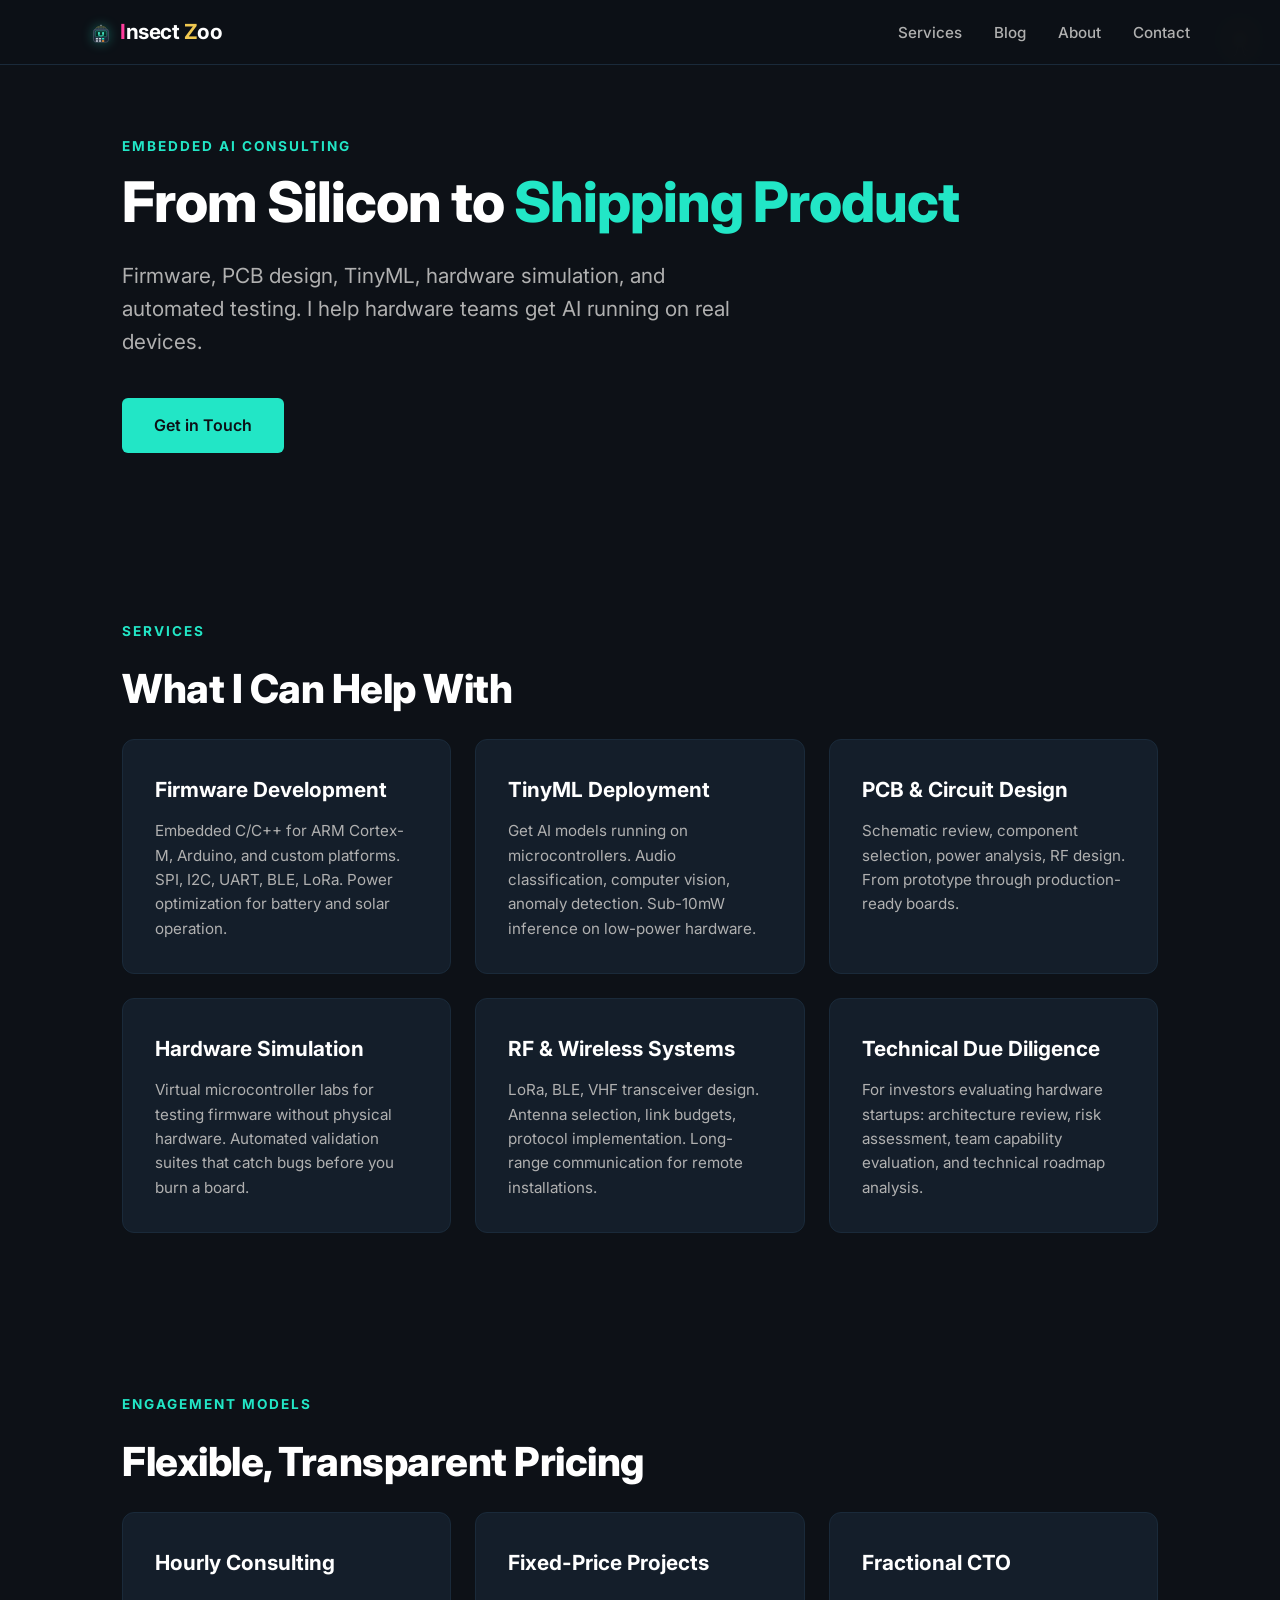
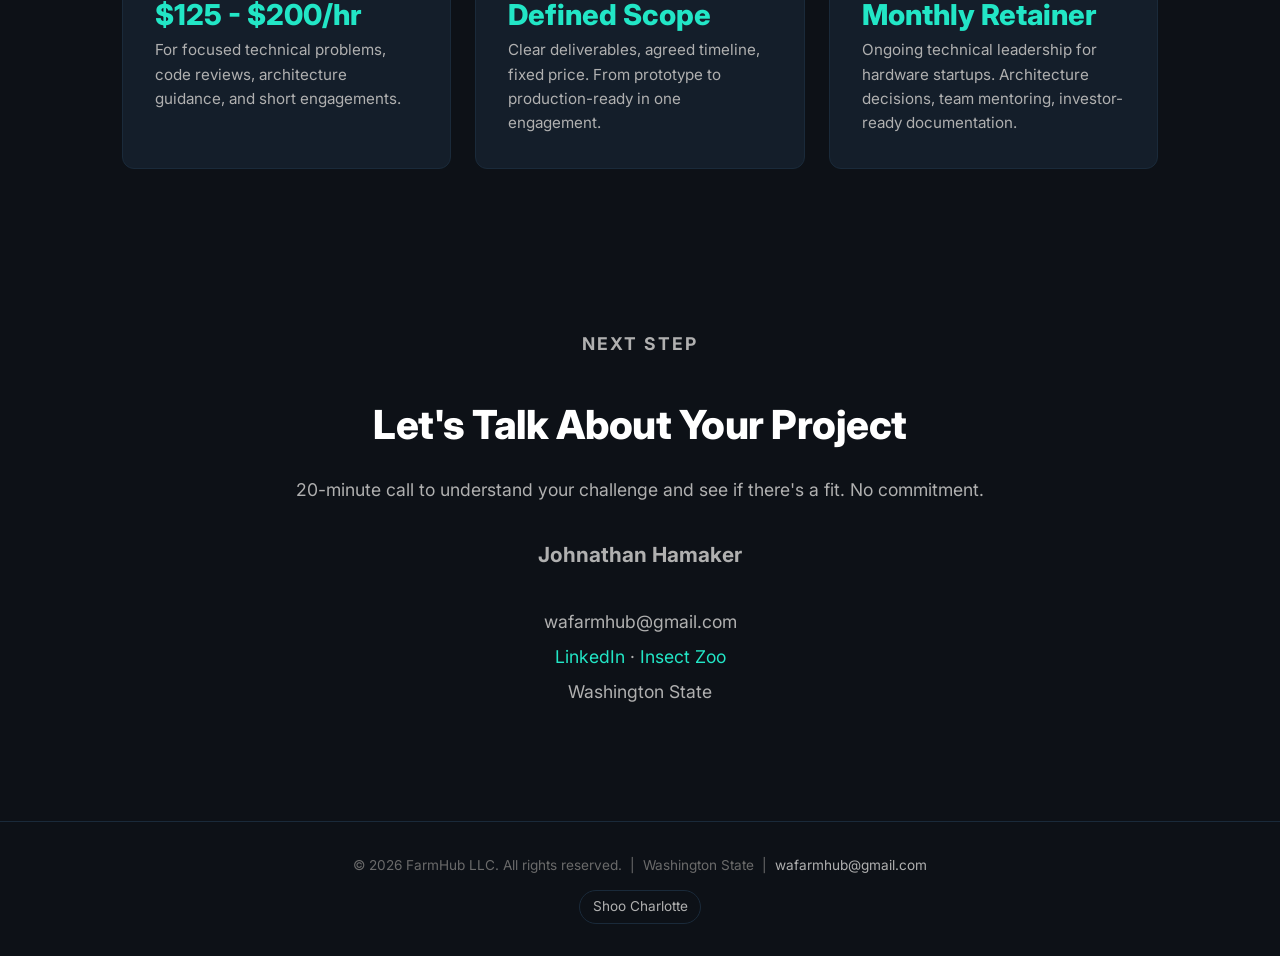
<file: consulting.html>
<!DOCTYPE html>
<html lang="en">
<head>
  <meta charset="UTF-8">
  <meta name="viewport" content="width=device-width, initial-scale=1.0">
  <title>Embedded AI Consulting | Insect Zoo</title>
  <meta name="description" content="Firmware development, PCB design, TinyML deployment, hardware simulation. From concept through validated prototype.">
  <link href="https://fonts.googleapis.com/css2?family=Inter:wght@400;500;600;700;800&display=swap" rel="stylesheet">
  <link rel="stylesheet" href="style.css">
  <link rel="icon" type="image/svg+xml" href="argos-mark.svg">
</head>
<body>

<nav>
  <div class="nav-inner">
    <a href="index.html" class="logo"><img src="argos-mark.svg" class="logo-mark" alt="Argos"><span class="pink">I</span>nsect <span class="gold">Z</span>oo</a>
    <button class="nav-toggle" onclick="document.querySelector('nav ul').classList.toggle('open')">&#9776;</button>
    <ul>
      <li><a href="index.html#services">Services</a></li>
      <li><a href="blog.html">Blog</a></li>
      <li><a href="index.html#about">About</a></li>
      <li><a href="index.html#contact">Contact</a></li>
    </ul>
  </div>
</nav>

<div class="hero" style="min-height: 60vh;">
  <p class="section-label">Embedded AI Consulting</p>
  <h1>From Silicon to <span class="highlight">Shipping Product</span></h1>
  <p class="subtitle">Firmware, PCB design, TinyML, hardware simulation, and automated testing. I help hardware teams get AI running on real devices.</p>
  <div class="cta-row">
    <a href="#contact" class="btn btn-primary">Get in Touch</a>
  </div>
</div>

<section>
  <p class="section-label">Services</p>
  <h2>What I Can Help With</h2>
  <div class="services-grid">
    <div class="service-card">
      <h3>Firmware Development</h3>
      <p>Embedded C/C++ for ARM Cortex-M, Arduino, and custom platforms. SPI, I2C, UART, BLE, LoRa. Power optimization for battery and solar operation.</p>
    </div>
    <div class="service-card">
      <h3>TinyML Deployment</h3>
      <p>Get AI models running on microcontrollers. Audio classification, computer vision, anomaly detection. Sub-10mW inference on low-power hardware.</p>
    </div>
    <div class="service-card">
      <h3>PCB &amp; Circuit Design</h3>
      <p>Schematic review, component selection, power analysis, RF design. From prototype through production-ready boards.</p>
    </div>
    <div class="service-card">
      <h3>Hardware Simulation</h3>
      <p>Virtual microcontroller labs for testing firmware without physical hardware. Automated validation suites that catch bugs before you burn a board.</p>
    </div>
    <div class="service-card">
      <h3>RF &amp; Wireless Systems</h3>
      <p>LoRa, BLE, VHF transceiver design. Antenna selection, link budgets, protocol implementation. Long-range communication for remote installations.</p>
    </div>
    <div class="service-card">
      <h3>Technical Due Diligence</h3>
      <p>For investors evaluating hardware startups: architecture review, risk assessment, team capability evaluation, and technical roadmap analysis.</p>
    </div>
  </div>
</section>

<section>
  <p class="section-label">Engagement Models</p>
  <h2>Flexible, Transparent Pricing</h2>
  <div class="services-grid">
    <div class="service-card">
      <h3>Hourly Consulting</h3>
      <p style="font-size: 1.8rem; color: var(--cyan); font-weight: 800;">$125 - $200/hr</p>
      <p>For focused technical problems, code reviews, architecture guidance, and short engagements.</p>
    </div>
    <div class="service-card">
      <h3>Fixed-Price Projects</h3>
      <p style="font-size: 1.8rem; color: var(--cyan); font-weight: 800;">Defined Scope</p>
      <p>Clear deliverables, agreed timeline, fixed price. From prototype to production-ready in one engagement.</p>
    </div>
    <div class="service-card">
      <h3>Fractional CTO</h3>
      <p style="font-size: 1.8rem; color: var(--cyan); font-weight: 800;">Monthly Retainer</p>
      <p>Ongoing technical leadership for hardware startups. Architecture decisions, team mentoring, investor-ready documentation.</p>
    </div>
  </div>
</section>

<section id="contact" class="cta-section">
  <p class="section-label">Next Step</p>
  <h2>Let's Talk About Your Project</h2>
  <p>20-minute call to understand your challenge and see if there's a fit. No commitment.</p>
  <p style="font-size: 1.3rem; margin-top: 1.5rem;"><strong>Johnathan Hamaker</strong></p>
  <p style="font-size: 1.1rem; color: var(--gray-light); line-height: 2;">
    wafarmhub@gmail.com<br>
    <a href="https://www.linkedin.com/in/johnathan-hamaker-a85039198" target="_blank">LinkedIn</a> &middot; <a href="https://insectzoo.ai/" target="_blank">Insect Zoo</a><br>
    Washington State
  </p>
</section>

<footer>
  <p>&copy; 2026 FarmHub LLC. All rights reserved. &nbsp;|&nbsp; Washington State &nbsp;|&nbsp; <a href="mailto:wafarmhub@gmail.com">wafarmhub@gmail.com</a></p>
</footer>

<!-- Charlotte the barn spider roams the page (js/charlotte.js) -->
<script src="js/argos.js" defer></script>
<script src="js/orbplan.js" defer></script>
<script src="js/charlotte.js" defer></script>
</body>
</html>
</file>
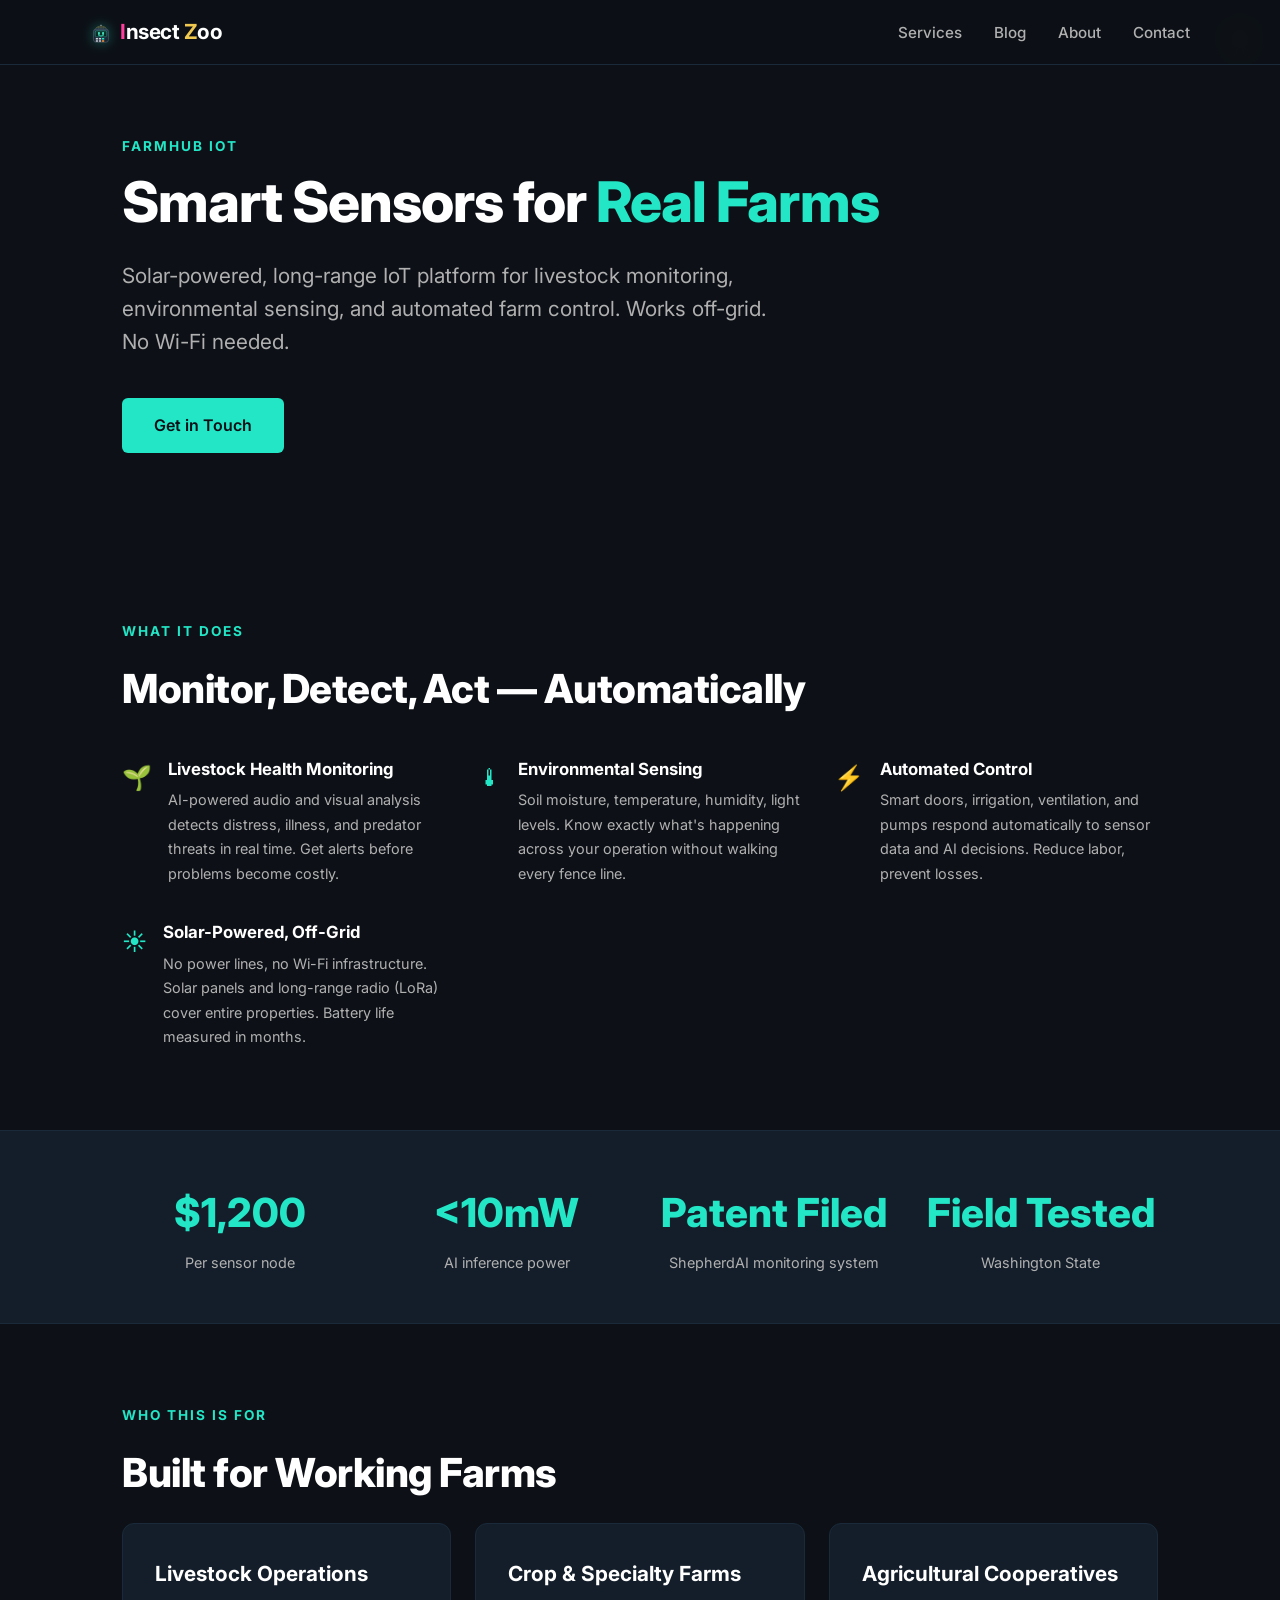
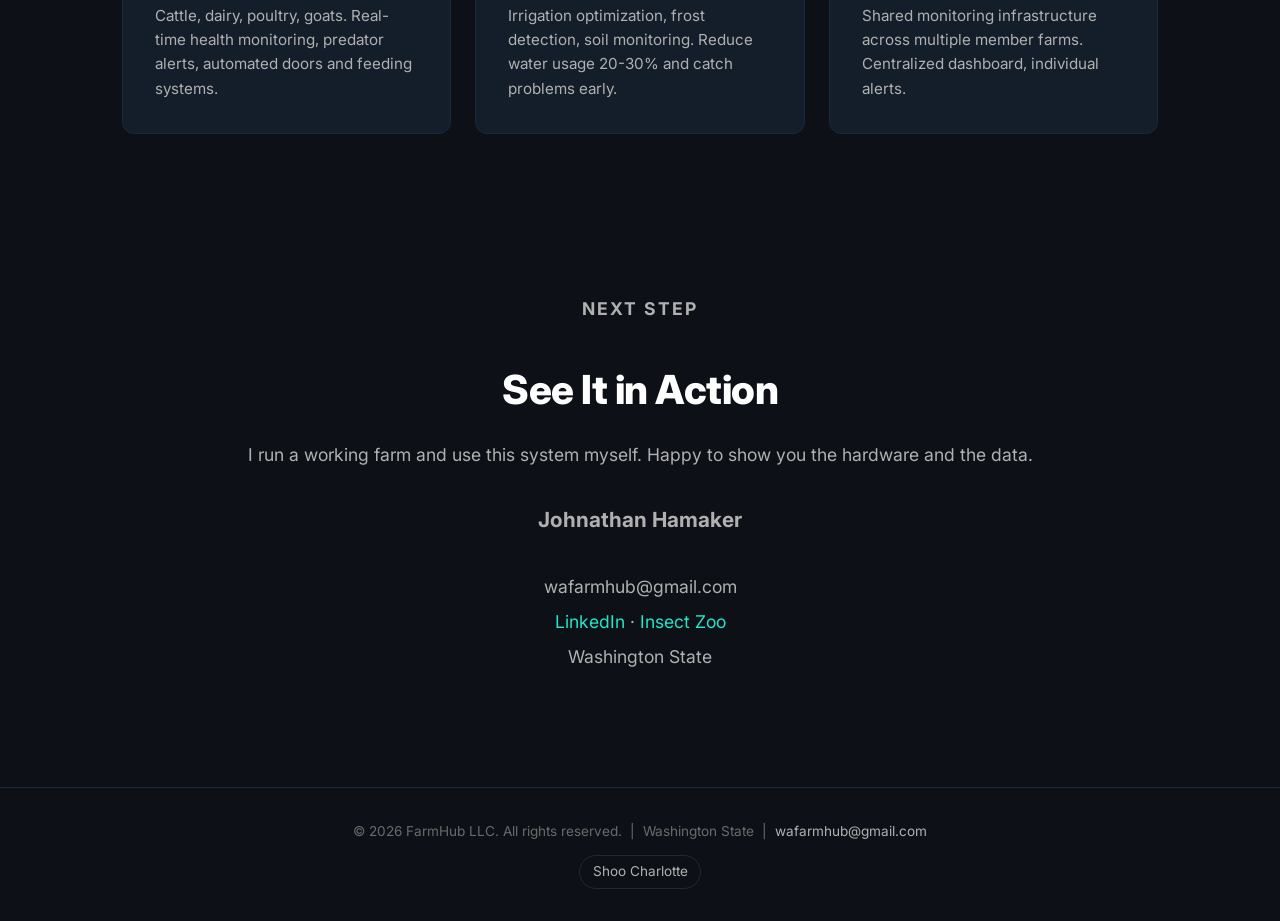
<file: farmhub-iot.html>
<!DOCTYPE html>
<html lang="en">
<head>
  <meta charset="UTF-8">
  <meta name="viewport" content="width=device-width, initial-scale=1.0">
  <title>FarmHub IoT — Agricultural Sensor Platform | Insect Zoo</title>
  <meta name="description" content="Solar-powered IoT sensors for livestock monitoring, crop management, and farm automation. AI-powered health alerts. No Wi-Fi needed.">
  <link href="https://fonts.googleapis.com/css2?family=Inter:wght@400;500;600;700;800&display=swap" rel="stylesheet">
  <link rel="stylesheet" href="style.css">
  <link rel="icon" type="image/svg+xml" href="argos-mark.svg">
</head>
<body>

<nav>
  <div class="nav-inner">
    <a href="index.html" class="logo"><img src="argos-mark.svg" class="logo-mark" alt="Argos"><span class="pink">I</span>nsect <span class="gold">Z</span>oo</a>
    <button class="nav-toggle" onclick="document.querySelector('nav ul').classList.toggle('open')">&#9776;</button>
    <ul>
      <li><a href="index.html#services">Services</a></li>
      <li><a href="blog.html">Blog</a></li>
      <li><a href="index.html#about">About</a></li>
      <li><a href="index.html#contact">Contact</a></li>
    </ul>
  </div>
</nav>

<div class="hero" style="min-height: 60vh;">
  <p class="section-label">FarmHub IoT</p>
  <h1>Smart Sensors for <span class="highlight">Real Farms</span></h1>
  <p class="subtitle">Solar-powered, long-range IoT platform for livestock monitoring, environmental sensing, and automated farm control. Works off-grid. No Wi-Fi needed.</p>
  <div class="cta-row">
    <a href="#contact" class="btn btn-primary">Get in Touch</a>
  </div>
</div>

<section>
  <p class="section-label">What It Does</p>
  <h2>Monitor, Detect, Act — Automatically</h2>
  <div class="features-list">
    <div class="feature">
      <div class="icon" style="color: var(--cyan);">&#127793;</div>
      <div>
        <h4>Livestock Health Monitoring</h4>
        <p>AI-powered audio and visual analysis detects distress, illness, and predator threats in real time. Get alerts before problems become costly.</p>
      </div>
    </div>
    <div class="feature">
      <div class="icon" style="color: var(--cyan);">&#127777;</div>
      <div>
        <h4>Environmental Sensing</h4>
        <p>Soil moisture, temperature, humidity, light levels. Know exactly what's happening across your operation without walking every fence line.</p>
      </div>
    </div>
    <div class="feature">
      <div class="icon" style="color: var(--cyan);">&#9889;</div>
      <div>
        <h4>Automated Control</h4>
        <p>Smart doors, irrigation, ventilation, and pumps respond automatically to sensor data and AI decisions. Reduce labor, prevent losses.</p>
      </div>
    </div>
    <div class="feature">
      <div class="icon" style="color: var(--cyan);">&#9728;</div>
      <div>
        <h4>Solar-Powered, Off-Grid</h4>
        <p>No power lines, no Wi-Fi infrastructure. Solar panels and long-range radio (LoRa) cover entire properties. Battery life measured in months.</p>
      </div>
    </div>
  </div>
</section>

<div class="proof-bar">
  <div class="proof-inner">
    <div class="proof-stat">
      <div class="number">$1,200</div>
      <div class="label">Per sensor node</div>
    </div>
    <div class="proof-stat">
      <div class="number">&lt;10mW</div>
      <div class="label">AI inference power</div>
    </div>
    <div class="proof-stat">
      <div class="number">Patent Filed</div>
      <div class="label">ShepherdAI monitoring system</div>
    </div>
    <div class="proof-stat">
      <div class="number">Field Tested</div>
      <div class="label">Washington State</div>
    </div>
  </div>
</div>

<section>
  <p class="section-label">Who This Is For</p>
  <h2>Built for Working Farms</h2>
  <div class="services-grid">
    <div class="service-card">
      <h3>Livestock Operations</h3>
      <p>Cattle, dairy, poultry, goats. Real-time health monitoring, predator alerts, automated doors and feeding systems.</p>
    </div>
    <div class="service-card">
      <h3>Crop &amp; Specialty Farms</h3>
      <p>Irrigation optimization, frost detection, soil monitoring. Reduce water usage 20-30% and catch problems early.</p>
    </div>
    <div class="service-card">
      <h3>Agricultural Cooperatives</h3>
      <p>Shared monitoring infrastructure across multiple member farms. Centralized dashboard, individual alerts.</p>
    </div>
  </div>
</section>

<section id="contact" class="cta-section">
  <p class="section-label">Next Step</p>
  <h2>See It in Action</h2>
  <p>I run a working farm and use this system myself. Happy to show you the hardware and the data.</p>
  <p style="font-size: 1.3rem; margin-top: 1.5rem;"><strong>Johnathan Hamaker</strong></p>
  <p style="font-size: 1.1rem; color: var(--gray-light); line-height: 2;">
    wafarmhub@gmail.com<br>
    <a href="https://www.linkedin.com/in/johnathan-hamaker-a85039198" target="_blank">LinkedIn</a> &middot; <a href="https://insectzoo.ai/" target="_blank">Insect Zoo</a><br>
    Washington State
  </p>
</section>

<footer>
  <p>&copy; 2026 FarmHub LLC. All rights reserved. &nbsp;|&nbsp; Washington State &nbsp;|&nbsp; <a href="mailto:wafarmhub@gmail.com">wafarmhub@gmail.com</a></p>
</footer>

<!-- Charlotte the barn spider roams the page (js/charlotte.js) -->
<script src="js/argos.js" defer></script>
<script src="js/orbplan.js" defer></script>
<script src="js/charlotte.js" defer></script>
</body>
</html>
</file>
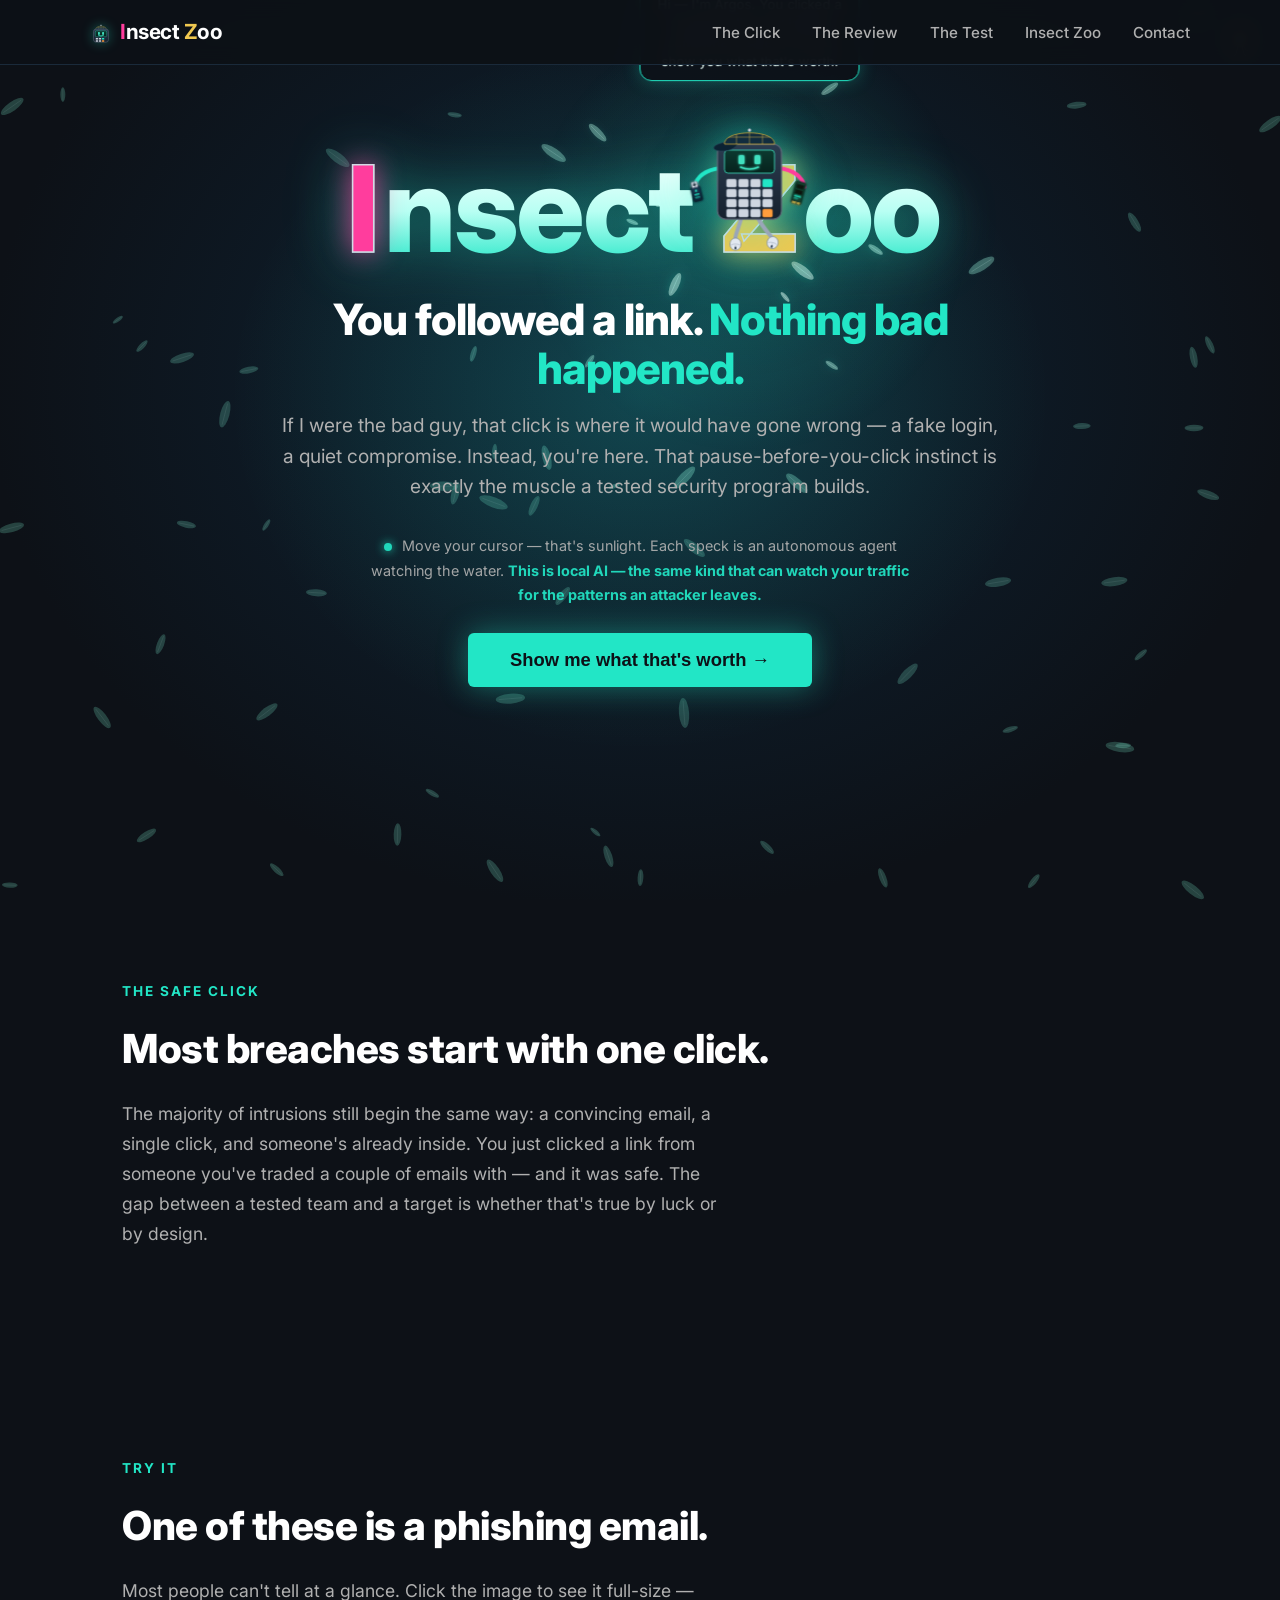
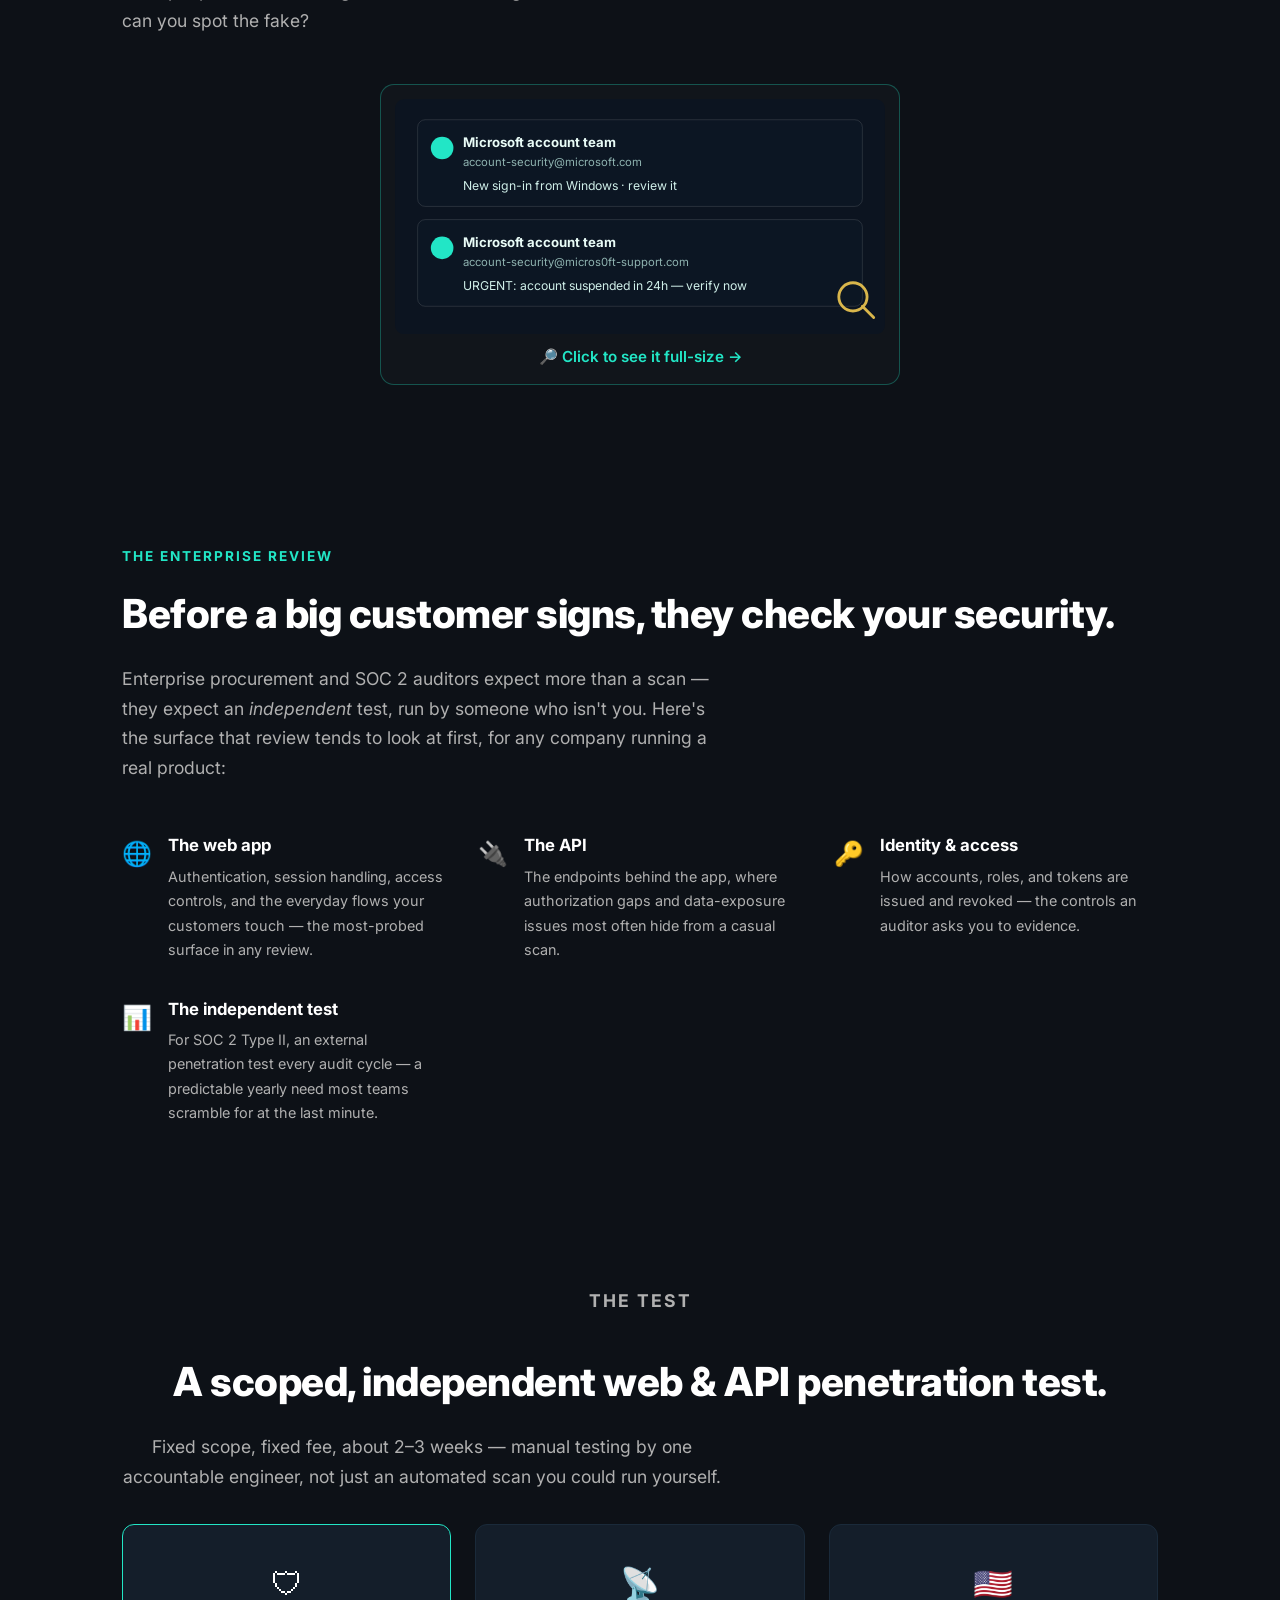
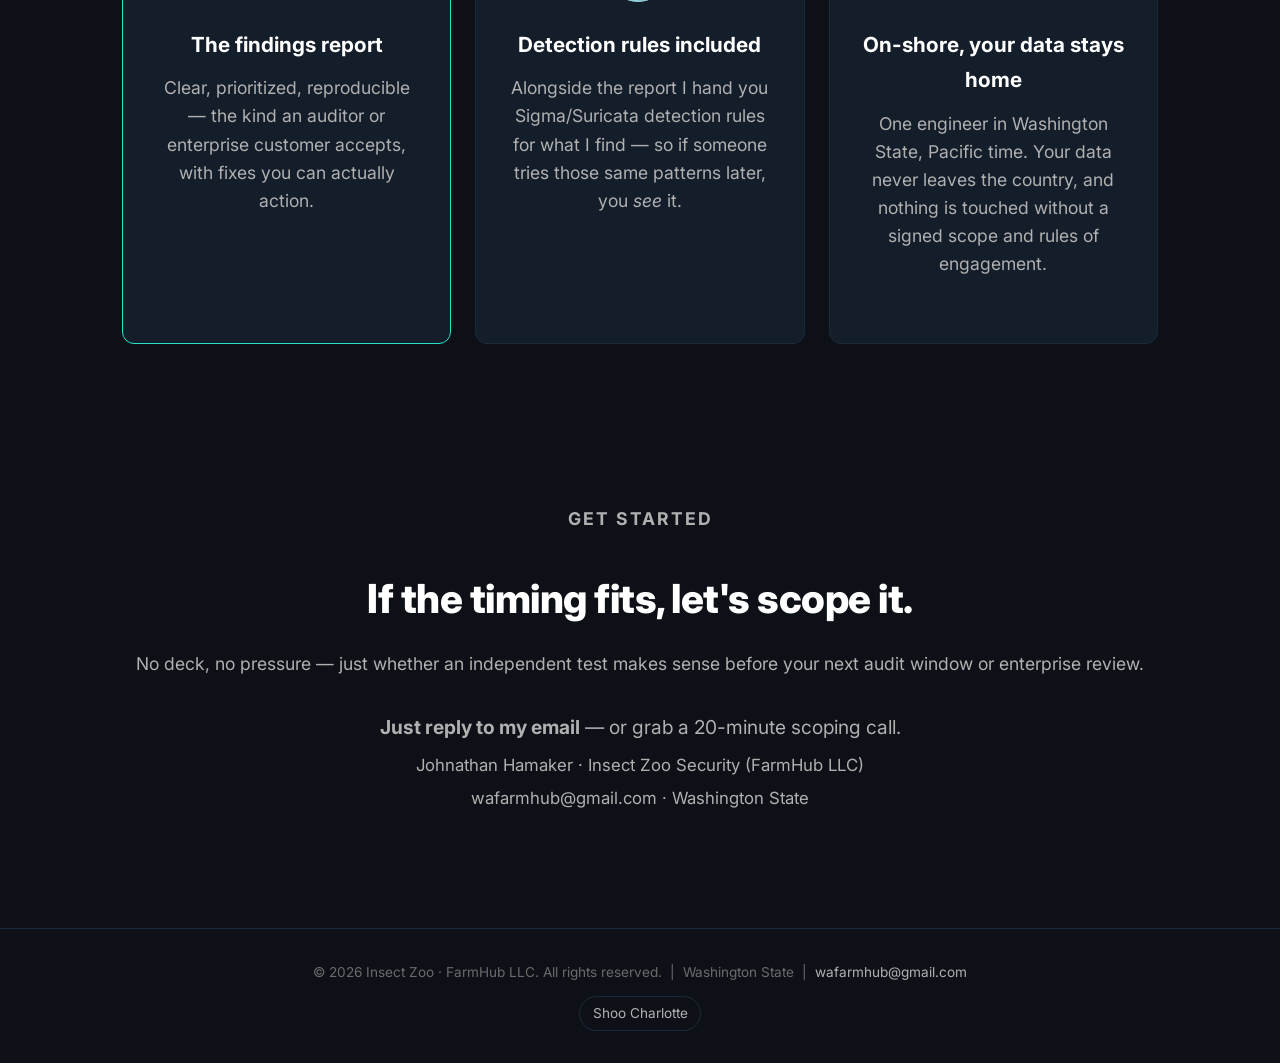
<file: secure.html>
<!DOCTYPE html>
<html lang="en">
<head>
  <meta charset="UTF-8">
  <meta name="viewport" content="width=device-width, initial-scale=1.0">
  <title>Insect Zoo — You followed a link. Nothing bad happened.</title>
  <meta name="description" content="A scoped, independent web & API penetration test for companies facing SOC 2 or an enterprise security review. Fixed scope, fixed fee, 2–3 weeks — plus the detection rules for what we find. Washington State.">
  <meta name="robots" content="noindex">
  <link rel="preconnect" href="https://fonts.googleapis.com">
  <link href="https://fonts.googleapis.com/css2?family=Inter:wght@400;500;600;700;800&display=swap" rel="stylesheet">
  <link rel="stylesheet" href="style.css">
  <link rel="icon" type="image/svg+xml" href="argos-mark.svg">
  <style>
    /* Spot-the-phish click-to-enlarge decoy (self-contained, security flow only) */
    .phish-figure{max-width:520px;margin:1.5rem auto 0;cursor:zoom-in;display:block;position:relative;
      border:1px solid rgba(34,230,198,.3);border-radius:14px;padding:14px;background:rgba(255,255,255,.02);
      transition:transform .15s ease,border-color .15s ease}
    .phish-figure:hover{transform:scale(1.02);border-color:#22e6c6}
    .phish-figure svg{width:100%;height:auto;display:block;border-radius:8px}
    .phish-hint{text-align:center;color:#22e6c6;font-weight:600;margin-top:.6rem;font-size:.95rem}
    .phish-lightbox{position:fixed;inset:0;background:rgba(4,8,14,.93);display:flex;align-items:center;
      justify-content:center;flex-direction:column;z-index:9999;padding:1.5rem}
    .phish-lightbox[hidden]{display:none}
    .phish-lightbox svg{width:min(760px,94vw);height:auto;border-radius:10px;box-shadow:0 12px 60px rgba(0,0,0,.6)}
    .phish-answer{color:#e8fbf6;max-width:760px;text-align:center;margin-top:1.1rem;font-size:1rem;line-height:1.6}
    .phish-answer .big{color:#22e6c6;font-weight:700}
    .phish-close{position:absolute;top:18px;right:24px;background:none;border:1px solid rgba(255,255,255,.35);
      color:#fff;border-radius:8px;padding:.45rem .85rem;cursor:pointer;font-size:.95rem}
    .phish-close:hover{border-color:#22e6c6;color:#22e6c6}
  </style>
</head>
<body>

<!-- NAV -->
<nav>
  <div class="nav-inner">
    <a href="index.html" class="logo"><img src="argos-mark.svg" class="logo-mark" alt="Argos"><span class="pink">I</span>nsect <span class="gold">Z</span>oo</a>
    <button class="nav-toggle" onclick="document.querySelector('nav ul').classList.toggle('open')">&#9776;</button>
    <ul>
      <li><a href="#the-click">The Click</a></li>
      <li><a href="#what-they-look-for">The Review</a></li>
      <li><a href="#the-test">The Test</a></li>
      <li><a href="index.html">Insect Zoo</a></li>
      <li><a href="#contact">Contact</a></li>
    </ul>
  </div>
</nav>

<!-- HERO: the safe click — living sea + Argos -->
<div class="hero-stage" id="hero-stage">
  <canvas id="swarm"></canvas>

  <div id="argos-guide" class="argos-guide">
    <div class="argos-bubble" id="argos-bubble"></div>
    <img id="argos" class="argos-figure" src="argos.svg" alt="Argos, the Insect Zoo keeper and your guide">
  </div>

  <div class="hero-copy">
    <div class="brandmark"><span class="word"><span class="ai pink">I</span>nsect <span class="ai gold">Z</span>oo</span></div>

    <h1>You followed a link. <span class="highlight">Nothing bad happened.</span></h1>
    <p class="subtitle">If I were the bad guy, that click is where it would have gone wrong &mdash; a fake login, a quiet compromise. Instead, you're here. That pause-before-you-click instinct is exactly the muscle a tested security program builds.</p>
    <p class="hero-caption"><span class="dot"></span> Move your cursor &mdash; that's sunlight. Each speck is an autonomous agent watching the water. <strong>This is local AI &mdash; the same kind that can watch your traffic for the patterns an attacker leaves.</strong></p>
    <div class="cta-row">
      <button type="button" class="btn btn-primary btn-xl" id="start-journey">Show me what that's worth &rarr;</button>
    </div>
  </div>
</div>

<!-- THE SAFE CLICK -->
<section id="the-click">
  <p class="section-label">The Safe Click</p>
  <h2>Most breaches start with one click.</h2>
  <p class="section-desc">The majority of intrusions still begin the same way: a convincing email, a single click, and someone's already inside. You just clicked a link from someone you've traded a couple of emails with &mdash; and it was safe. The gap between a tested team and a target is whether that's true by luck or by design.</p>
</section>

<!-- SPOT THE PHISH — curiosity-driven click-to-enlarge decoy (the click IS the demo) -->
<section id="spot">
  <p class="section-label">Try It</p>
  <h2>One of these is a phishing email.</h2>
  <p class="section-desc">Most people can't tell at a glance. Click the image to see it full-size &mdash; can you spot the fake?</p>

  <figure class="phish-figure" id="phish-thumb" tabindex="0" role="button" aria-label="Two near-identical emails, one is a phishing fake — click to enlarge">
    <svg viewBox="0 0 520 250" xmlns="http://www.w3.org/2000/svg" role="img" aria-label="Two emails preview">
      <rect width="520" height="250" rx="10" fill="#0c1420"/>
      <g transform="translate(24,22)">
        <rect width="472" height="92" rx="8" fill="#14253722" stroke="rgba(255,255,255,.12)"/>
        <circle cx="26" cy="30" r="12" fill="#22e6c6"/>
        <text x="48" y="29" fill="#e8fbf6" font-family="Inter,sans-serif" font-size="14" font-weight="700">Microsoft account team</text>
        <text x="48" y="49" fill="#8fb3b0" font-family="Inter,sans-serif" font-size="12">account-security@microsoft.com</text>
        <text x="48" y="75" fill="#cfeee8" font-family="Inter,sans-serif" font-size="13">New sign-in from Windows &#183; review it</text>
      </g>
      <g transform="translate(24,128)">
        <rect width="472" height="92" rx="8" fill="#14253722" stroke="rgba(255,255,255,.12)"/>
        <circle cx="26" cy="30" r="12" fill="#22e6c6"/>
        <text x="48" y="29" fill="#e8fbf6" font-family="Inter,sans-serif" font-size="14" font-weight="700">Microsoft account team</text>
        <text x="48" y="49" fill="#8fb3b0" font-family="Inter,sans-serif" font-size="12">account-security@micros0ft-support.com</text>
        <text x="48" y="75" fill="#cfeee8" font-family="Inter,sans-serif" font-size="13">URGENT: account suspended in 24h &#8212; verify now</text>
      </g>
      <g transform="translate(486,210)" opacity="0.9">
        <circle cx="0" cy="0" r="15" fill="none" stroke="#f0c850" stroke-width="3"/>
        <line x1="10" y1="10" x2="22" y2="22" stroke="#f0c850" stroke-width="3" stroke-linecap="round"/>
      </g>
    </svg>
    <p class="phish-hint">&#128270; Click to see it full-size &rarr;</p>
  </figure>
</section>

<!-- WHAT AN ENTERPRISE REVIEW LOOKS FOR (general / educational — never company-specific) -->
<section id="what-they-look-for">
  <p class="section-label">The Enterprise Review</p>
  <h2>Before a big customer signs, they check your security.</h2>
  <p class="section-desc">Enterprise procurement and SOC&nbsp;2 auditors expect more than a scan &mdash; they expect an <em>independent</em> test, run by someone who isn't you. Here's the surface that review tends to look at first, for any company running a real product:</p>

  <div class="features-list">
    <div class="feature">
      <div class="icon">&#127760;</div>
      <div>
        <h4>The web app</h4>
        <p>Authentication, session handling, access controls, and the everyday flows your customers touch &mdash; the most-probed surface in any review.</p>
      </div>
    </div>
    <div class="feature">
      <div class="icon">&#128268;</div>
      <div>
        <h4>The API</h4>
        <p>The endpoints behind the app, where authorization gaps and data-exposure issues most often hide from a casual scan.</p>
      </div>
    </div>
    <div class="feature">
      <div class="icon">&#128273;</div>
      <div>
        <h4>Identity &amp; access</h4>
        <p>How accounts, roles, and tokens are issued and revoked &mdash; the controls an auditor asks you to evidence.</p>
      </div>
    </div>
    <div class="feature">
      <div class="icon">&#128202;</div>
      <div>
        <h4>The independent test</h4>
        <p>For SOC&nbsp;2 Type&nbsp;II, an external penetration test every audit cycle &mdash; a predictable yearly need most teams scramble for at the last minute.</p>
      </div>
    </div>
  </div>
</section>

<!-- THE TEST (the offer) -->
<section id="the-test" class="cta-section">
  <p class="section-label">The Test</p>
  <h2>A scoped, independent web &amp; API penetration test.</h2>
  <p class="section-desc">Fixed scope, fixed fee, about 2&ndash;3 weeks &mdash; manual testing by one accountable engineer, not just an automated scan you could run yourself.</p>

  <div class="services-grid">
    <div class="service-card" style="border-color: var(--cyan);">
      <div class="icon">&#128737;</div>
      <h3>The findings report</h3>
      <p>Clear, prioritized, reproducible &mdash; the kind an auditor or enterprise customer accepts, with fixes you can actually action.</p>
    </div>
    <div class="service-card">
      <div class="icon">&#128225;</div>
      <h3>Detection rules included</h3>
      <p>Alongside the report I hand you Sigma/Suricata detection rules for what I find &mdash; so if someone tries those same patterns later, you <em>see</em> it.</p>
    </div>
    <div class="service-card">
      <div class="icon">&#127482;&#127480;</div>
      <h3>On-shore, your data stays home</h3>
      <p>One engineer in Washington State, Pacific time. Your data never leaves the country, and nothing is touched without a signed scope and rules of engagement.</p>
    </div>
  </div>
</section>

<!-- CONTACT (reply-first) -->
<section id="contact" class="cta-section">
  <p class="section-label">Get Started</p>
  <h2>If the timing fits, let's scope it.</h2>
  <p>No deck, no pressure &mdash; just whether an independent test makes sense before your next audit window or enterprise review.</p>
  <p style="font-size:1.2rem;margin:1rem 0 .3rem;"><strong>Just reply to my email</strong> &mdash; or grab a 20-minute scoping call.</p>
  <p style="font-size:1.05rem; color: var(--gray-light); line-height: 2;">
    Johnathan Hamaker &middot; Insect Zoo Security (FarmHub LLC)<br>
    wafarmhub@gmail.com &middot; Washington State
  </p>
</section>

<!-- LIGHTBOX: the enlarged, annotated reveal (the payoff for the curious click) -->
<div class="phish-lightbox" id="phish-lightbox" hidden>
  <button type="button" class="phish-close" id="phish-close" aria-label="Close">Close &#10005;</button>
  <svg viewBox="0 0 760 470" xmlns="http://www.w3.org/2000/svg" role="img" aria-label="The phishing email revealed, annotated">
    <rect width="760" height="470" rx="12" fill="#0c1420"/>
    <text x="32" y="40" fill="#8fb3b0" font-family="Inter,sans-serif" font-size="14" font-weight="600" letter-spacing="1">SPOT THE FAKE</text>
    <!-- real -->
    <g transform="translate(32,58)">
      <rect width="696" height="150" rx="10" fill="#14253722" stroke="rgba(34,230,198,.5)" stroke-width="1.5"/>
      <circle cx="34" cy="40" r="16" fill="#22e6c6"/>
      <text x="64" y="38" fill="#e8fbf6" font-family="Inter,sans-serif" font-size="18" font-weight="700">Microsoft account team</text>
      <text x="64" y="64" fill="#8fb3b0" font-family="Inter,sans-serif" font-size="15">account-security@microsoft.com</text>
      <text x="64" y="98" fill="#cfeee8" font-family="Inter,sans-serif" font-size="16">New sign-in from Windows &#183; review it</text>
      <text x="64" y="128" fill="#22e6c6" font-family="Inter,sans-serif" font-size="14" font-weight="700">&#10003; Real &#8212; microsoft.com, no pressure</text>
    </g>
    <!-- fake -->
    <g transform="translate(32,228)">
      <rect width="696" height="160" rx="10" fill="#2a121a" stroke="#ff3d9d" stroke-width="1.5"/>
      <circle cx="34" cy="40" r="16" fill="#22e6c6"/>
      <text x="64" y="38" fill="#e8fbf6" font-family="Inter,sans-serif" font-size="18" font-weight="700">Microsoft account team</text>
      <text x="64" y="64" fill="#ff9ec6" font-family="Inter,sans-serif" font-size="15">account-security@micros0ft-support.com</text>
      <text x="64" y="98" fill="#ffd7e6" font-family="Inter,sans-serif" font-size="16">URGENT: account suspended in 24h &#8212; verify now</text>
      <rect x="278" y="50" width="150" height="22" rx="5" fill="none" stroke="#ff3d9d" stroke-width="2"/>
      <text x="64" y="128" fill="#ff3d9d" font-family="Inter,sans-serif" font-size="14" font-weight="700">&#10007; Lookalike domain: &#8220;0&#8221; not &#8220;o&#8221;, and not a microsoft.com address</text>
      <text x="64" y="148" fill="#ff3d9d" font-family="Inter,sans-serif" font-size="14" font-weight="700">&#10007; Manufactured urgency + a 24-hour deadline = pressure to skip thinking</text>
    </g>
    <text x="380" y="430" text-anchor="middle" fill="#8fb3b0" font-family="Inter,sans-serif" font-size="14">The tells are tiny. Under pressure, almost everyone misses them.</text>
  </svg>
  <p class="phish-answer">That instinct to <span class="big">click an image just to see it better</span> is human &mdash; and it's all some attacks need. Building the muscle to pause is what a tested team has. <span class="big">You're safe here.</span></p>
</div>

<!-- FOOTER -->
<footer>
  <p>&copy; 2026 Insect Zoo &middot; FarmHub LLC. All rights reserved. &nbsp;|&nbsp; Washington State &nbsp;|&nbsp; <a href="mailto:wafarmhub@gmail.com">wafarmhub@gmail.com</a></p>
</footer>

<!-- Insect Zoo: living agent-swarm sea + Argos the guide. Security flow — NAME-ONLY personalization. -->
<script>
/* ===== 0. Name-only personalization from one ?t= blob (security flow) =====
   We greet by company name ONLY. We deliberately render NO sourced fact about
   the prospect's systems (the cardinal pentest-outreach rule) — the experience is
   about the safe click + general security education, not a claim we probed them.
   Absent/corrupt blob => __TWIN null => generic page. */
(function () {
  window.__TWIN = null;
  try {
    var p = new URLSearchParams(location.search).get('t');
    if (!p) return;
    var b64 = p.replace(/-/g, '+').replace(/_/g, '/');
    while (b64.length % 4) b64 += '=';
    var d = JSON.parse(decodeURIComponent(escape(atob(b64))));
    if (!d || typeof d !== 'object') return;
    var name = (typeof d.c === 'string') ? d.c.slice(0, 60).replace(/[<>]/g, '').trim() : '';
    window.__TWIN = Object.freeze({ company: name || '' });   // name ONLY; tm/u/g ignored here
  } catch (e) { window.__TWIN = null; }

  try {
    var T = window.__TWIN;
    if (T && T.company) {
      var h1 = document.querySelector('.hero-copy h1');
      if (h1 && !document.querySelector('.twin-hello')) {
        var hello = document.createElement('p');
        hello.className = 'twin-hello';
        hello.setAttribute('style', 'font-size:1.05rem;color:#22e6c6;margin:0 0 .5rem;font-weight:600;letter-spacing:.01em;');
        hello.textContent = 'For the team at ' + T.company;
        h1.parentNode.insertBefore(hello, h1);
      }
    }
  } catch (e) {}
})();

/* ===== 1. Living sea — cursor = sunlight, each speck an agent ===== */
(function () {
  var cv = document.getElementById('swarm');
  var stage = document.getElementById('hero-stage');
  var guide = document.getElementById('argos-guide');
  if (!cv || !stage) return;
  var ctx = cv.getContext('2d');
  var reduce = window.matchMedia && window.matchMedia('(prefers-reduced-motion: reduce)').matches;
  var W = 0, H = 0, DPR = 1, cells = [], t = 0, raf = 0, idle = 0;
  var light = { x: 0, y: 0, tx: 0, ty: 0, has: false };
  var gx = 0, gy = 0;
  window.__journey = false;

  function seed(n) {
    cells = [];
    for (var i = 0; i < n; i++) cells.push({
      x: Math.random() * W, y: Math.random() * H,
      vx: (Math.random() - 0.5) * 0.3, vy: (Math.random() - 0.5) * 0.3,
      len: 6 + Math.random() * 9, ph: Math.random() * 6.28, ang: 0
    });
  }
  function titleCenter() {
    var b = stage.querySelector('.brandmark');
    if (!b) return { x: W * 0.5, y: H * 0.44 };
    var sr = stage.getBoundingClientRect(), br = b.getBoundingClientRect();
    return { x: br.left - sr.left + br.width / 2, y: br.top - sr.top + br.height / 2 };
  }
  function resize() {
    var r = stage.getBoundingClientRect();
    W = r.width; H = r.height; DPR = Math.min(window.devicePixelRatio || 1, 2);
    cv.width = W * DPR; cv.height = H * DPR;
    cv.style.width = W + 'px'; cv.style.height = H + 'px';
    ctx.setTransform(DPR, 0, 0, DPR, 0, 0);
    var n = Math.round(Math.min(120, Math.max(36, W * H / 15000)));
    if (cells.length !== n) seed(n);
    if (!light.has) { var c0 = titleCenter(); light.tx = c0.x; light.ty = c0.y; light.x = c0.x; light.y = c0.y; }
  }
  stage.addEventListener('pointermove', function (e) {
    var r = stage.getBoundingClientRect();
    light.tx = e.clientX - r.left; light.ty = e.clientY - r.top; light.has = true; idle = 0;
  });
  stage.addEventListener('pointerleave', function () { light.has = false; });

  function frame() {
    t += 0.016; idle++;
    if (!light.has || idle > 200) {
      var c = titleCenter();
      light.tx = c.x + Math.cos(t * 0.5) * Math.min(W * 0.12, 120);
      light.ty = c.y + Math.sin(t * 0.7) * Math.min(H * 0.07, 55);
    }
    light.x += (light.tx - light.x) * 0.06;
    light.y += (light.ty - light.y) * 0.06;

    ctx.clearRect(0, 0, W, H);
    var g = ctx.createRadialGradient(light.x, light.y, 0, light.x, light.y, 220);
    g.addColorStop(0, 'rgba(34,230,198,0.18)'); g.addColorStop(1, 'rgba(34,230,198,0)');
    ctx.fillStyle = g; ctx.fillRect(0, 0, W, H);

    for (var i = 0; i < cells.length; i++) {
      var c = cells[i];
      var dx = light.x - c.x, dy = light.y - c.y, d = Math.sqrt(dx * dx + dy * dy) + 0.01;
      var lit = Math.max(0, 1 - d / 330);
      var pull = 0.012 * (0.3 + lit);
      c.vx += dx / d * pull; c.vy += dy / d * pull;
      c.vx += Math.cos(c.ph + t) * 0.004; c.vy += Math.sin(c.ph + t * 0.9) * 0.004;
      c.vx *= 0.97; c.vy *= 0.97;
      var sp = Math.sqrt(c.vx * c.vx + c.vy * c.vy), max = 0.4 + lit * 1.5;
      if (sp > max) { c.vx = c.vx / sp * max; c.vy = c.vy / sp * max; }
      c.x += c.vx; c.y += c.vy; c.ang = Math.atan2(c.vy, c.vx);
      if (c.x < -20) c.x = W + 20; if (c.x > W + 20) c.x = -20;
      if (c.y < -20) c.y = H + 20; if (c.y > H + 20) c.y = -20;
      var glow = 0.22 + lit * 0.78;
      ctx.save(); ctx.translate(c.x, c.y); ctx.rotate(c.ang);
      ctx.beginPath(); ctx.ellipse(0, 0, c.len, c.len * 0.34, 0, 0, 6.2832);
      ctx.fillStyle = 'rgba(' + Math.round(120 + 130 * lit) + ',235,' + Math.round(205 + 30 * lit) + ',' + (0.12 + 0.5 * glow) + ')';
      ctx.shadowColor = 'rgba(34,230,198,' + (0.6 * lit) + ')'; ctx.shadowBlur = 12 * lit;
      ctx.fill();
      ctx.shadowBlur = 0;
      ctx.strokeStyle = 'rgba(220,255,250,' + (0.12 + 0.4 * lit) + ')'; ctx.lineWidth = 0.6;
      ctx.beginPath(); ctx.moveTo(-c.len * 0.8, 0); ctx.lineTo(c.len * 0.8, 0); ctx.stroke();
      ctx.restore();
    }

    if (guide && !window.__journey) {
      var gw = guide.offsetWidth, gh = guide.offsetHeight;
      var tx = light.x - gw / 2, ty = light.y - gh + 12;
      gx += (tx - gx) * 0.07; gy += (ty - gy) * 0.07;
      guide.style.transform = 'translate(' + gx.toFixed(1) + 'px,' + gy.toFixed(1) + 'px)';
    }
    raf = requestAnimationFrame(frame);
  }
  function staticRender() {
    resize(); ctx.clearRect(0, 0, W, H);
    for (var i = 0; i < cells.length; i++) {
      var c = cells[i];
      ctx.save(); ctx.translate(c.x, c.y);
      ctx.beginPath(); ctx.ellipse(0, 0, c.len, c.len * 0.34, 0, 0, 6.2832);
      ctx.fillStyle = 'rgba(120,230,210,0.28)'; ctx.fill(); ctx.restore();
    }
    if (guide) guide.style.transform = 'translate(' + (W * 0.5 - guide.offsetWidth / 2) + 'px,' + (H * 0.3) + 'px)';
  }
  window.addEventListener('resize', function () { clearTimeout(window.__nrz); window.__nrz = setTimeout(resize, 150); });
  resize();
  if (reduce) staticRender();
  else { gx = W * 0.5; gy = H * 0.3; raf = requestAnimationFrame(frame); }
})();

/* ===== 2. Argos the guide — safe-click greeting + section bubbles ===== */
(function () {
  var guide = document.getElementById('argos-guide');
  var bubble = document.getElementById('argos-bubble');
  var start = document.getElementById('start-journey');
  if (!guide || !bubble) return;

  function say(html) { bubble.innerHTML = html; bubble.classList.add('show'); }

  setTimeout(function () {
    var T = window.__TWIN;
    if (T && T.company) {
      say("Welcome, " + T.company + " — I'm Argos. You clicked a stranger's link and landed somewhere safe. Let me show you what that's worth.");
    } else {
      say("Hi — I'm Argos. You clicked a stranger's link and landed somewhere safe ☀ let me show you what that's worth.");
    }
  }, 1200);

  var TOUR = {
    'the-click':           "One click is how most breaches start. Yours was safe — that's the whole point.",
    'spot':                "Go on — click the image to see it bigger. Everyone does.",
    'what-they-look-for':  "This is the surface an enterprise review or SOC 2 auditor checks first.",
    'the-test':            "A scoped, independent test — fixed fee, plus the detection rules for what I find.",
    'contact':             "No deck. Just whether the timing fits before your next audit."
  };

  function beginJourney() {
    if (window.__journey) return;
    window.__journey = true;
    guide.classList.add('fixed');
    say("Follow me — I'll keep it short. ↓");
    var first = document.getElementById('the-click');
    if (first) first.scrollIntoView({ behavior: 'smooth' });
    if ('IntersectionObserver' in window) {
      var io = new IntersectionObserver(function (ents) {
        ents.forEach(function (e) { if (e.isIntersecting && TOUR[e.target.id]) say(TOUR[e.target.id]); });
      }, { threshold: 0.4 });
      Object.keys(TOUR).forEach(function (id) { var s = document.getElementById(id); if (s) io.observe(s); });
    }
  }
  if (start) start.addEventListener('click', beginJourney);
})();

/* ===== 3. Spot-the-phish — curiosity click on the image → enlarge + a POSITIVE lesson ===== */
(function () {
  var thumb = document.getElementById('phish-thumb');
  var box = document.getElementById('phish-lightbox');
  var closeBtn = document.getElementById('phish-close');
  var bubble = document.getElementById('argos-bubble');
  if (!thumb || !box) return;
  function say(html) { if (bubble) { bubble.innerHTML = html; bubble.classList.add('show'); } }
  var taught = false;
  function open() {
    box.hidden = false;
    if (!taught) {
      taught = true;
      say("You clicked an image just to see it better — the most human reflex there is. It's also all some attacks need: the iMessage and Chrome breaches fired the instant an image was <em>rendered</em>, no second click. You're completely safe here. Now — can you spot the fake?");
    }
  }
  function hide() { box.hidden = true; }
  thumb.addEventListener('click', open);
  thumb.addEventListener('keydown', function (e) { if (e.key === 'Enter' || e.key === ' ') { e.preventDefault(); open(); } });
  if (closeBtn) closeBtn.addEventListener('click', hide);
  box.addEventListener('click', function (e) { if (e.target === box) hide(); });
  document.addEventListener('keydown', function (e) { if (e.key === 'Escape') hide(); });
})();
</script>

<!-- Charlotte the barn spider roams the page (js/charlotte.js) -->
<script src="js/argos.js" defer></script>
<script src="js/orbplan.js" defer></script>
<script src="js/charlotte.js" defer></script>
</body>
</html>
</file>
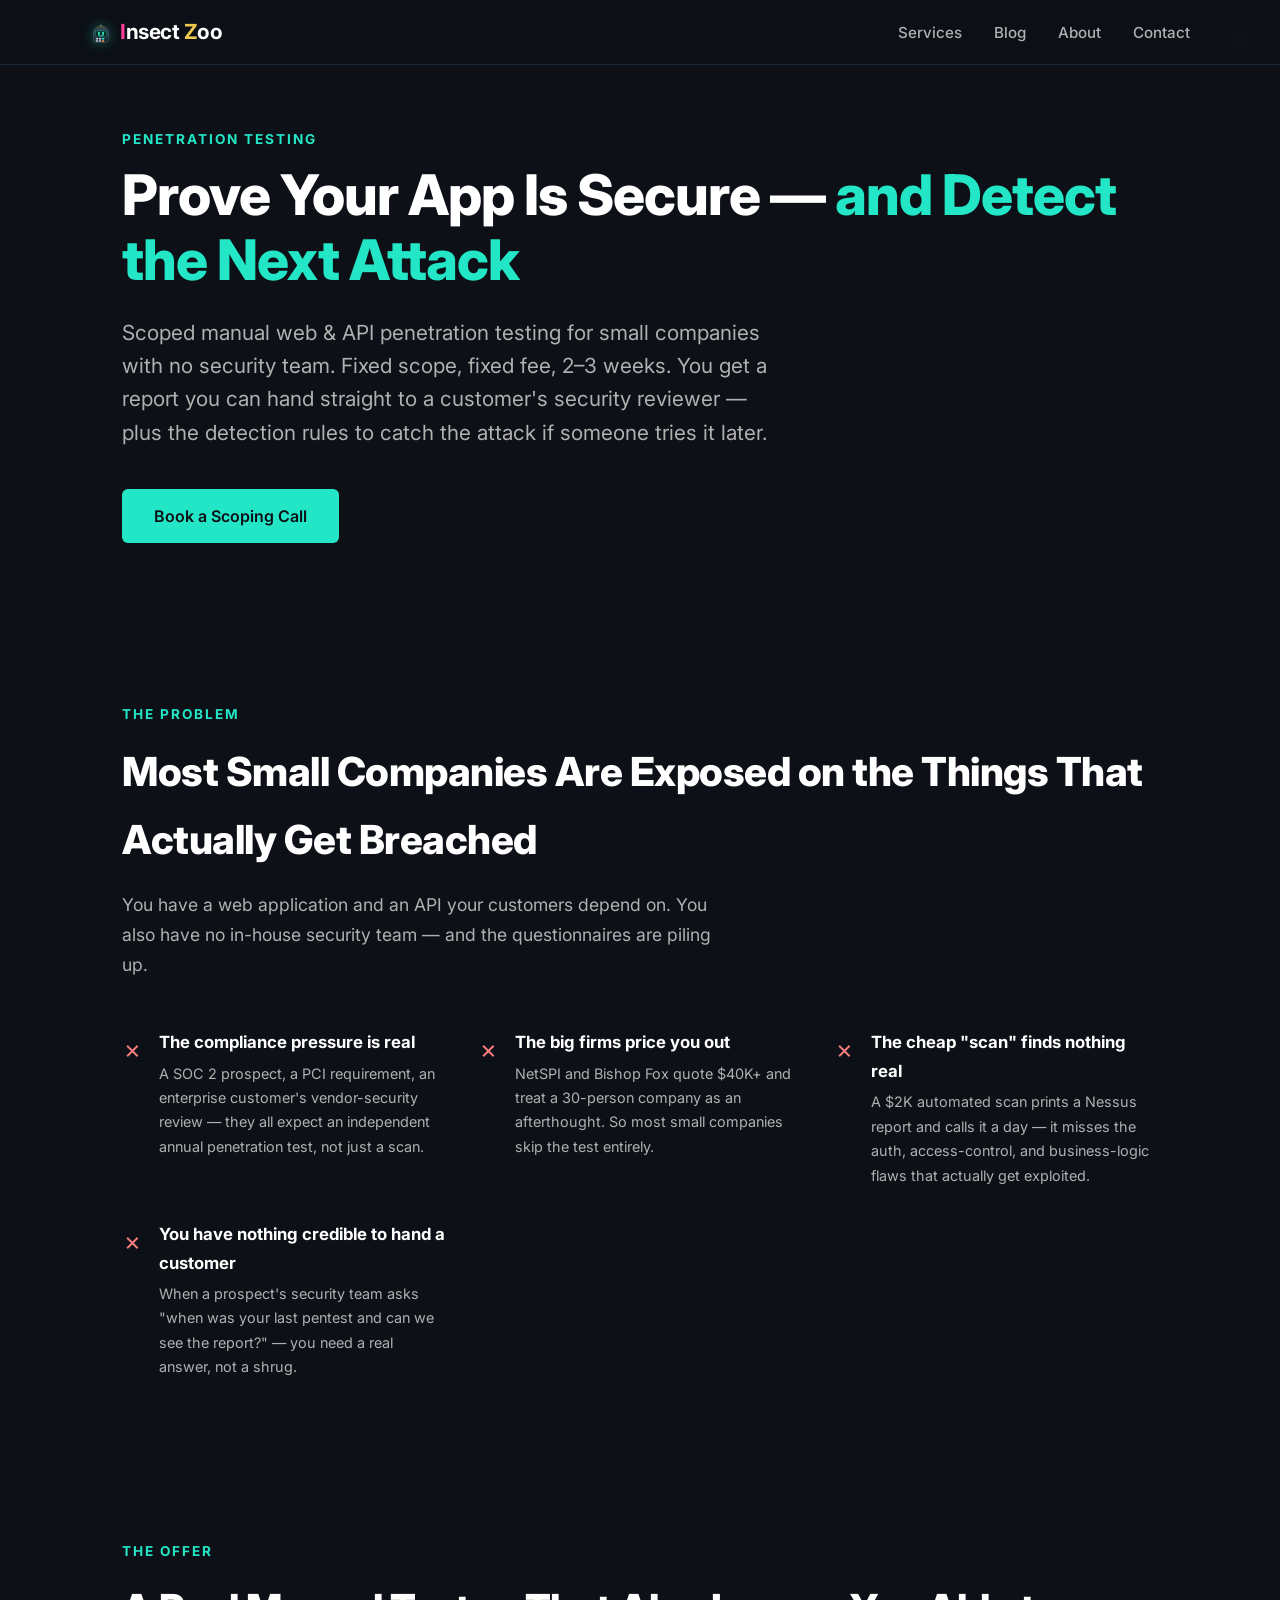
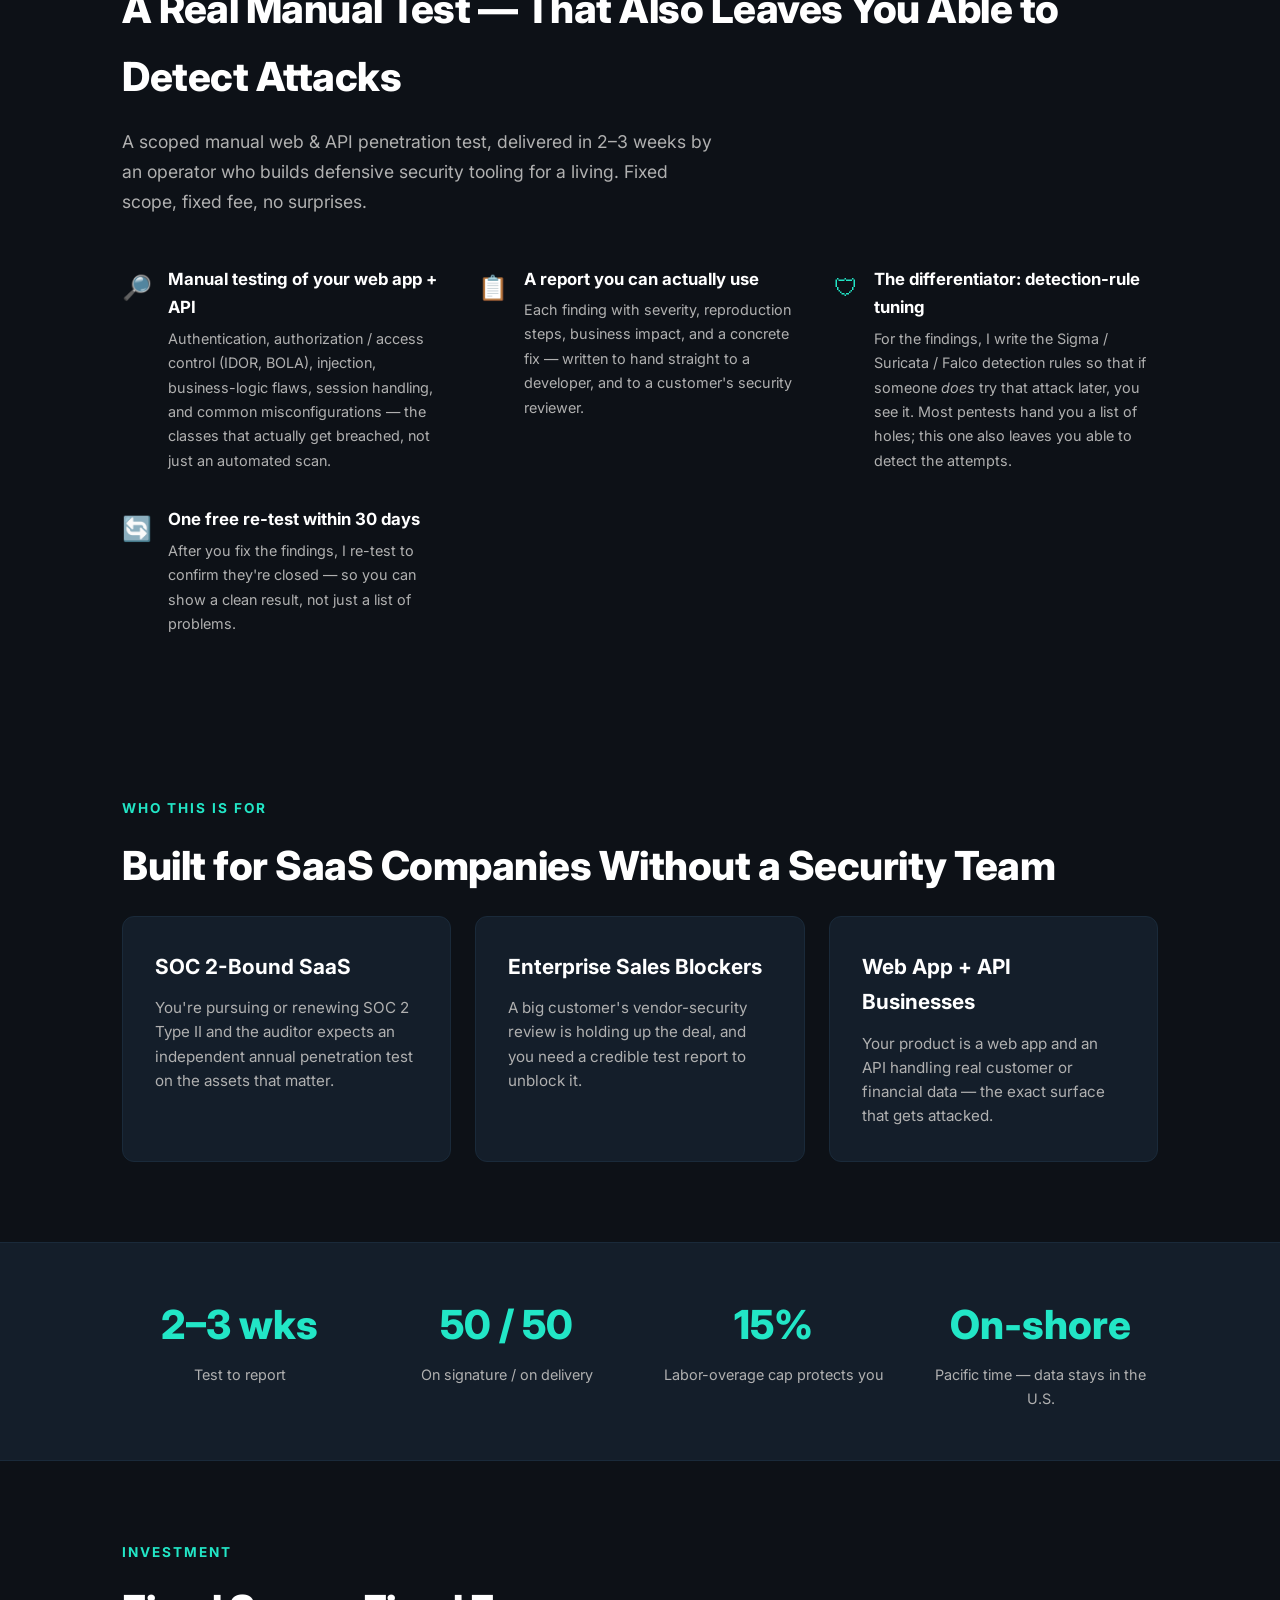
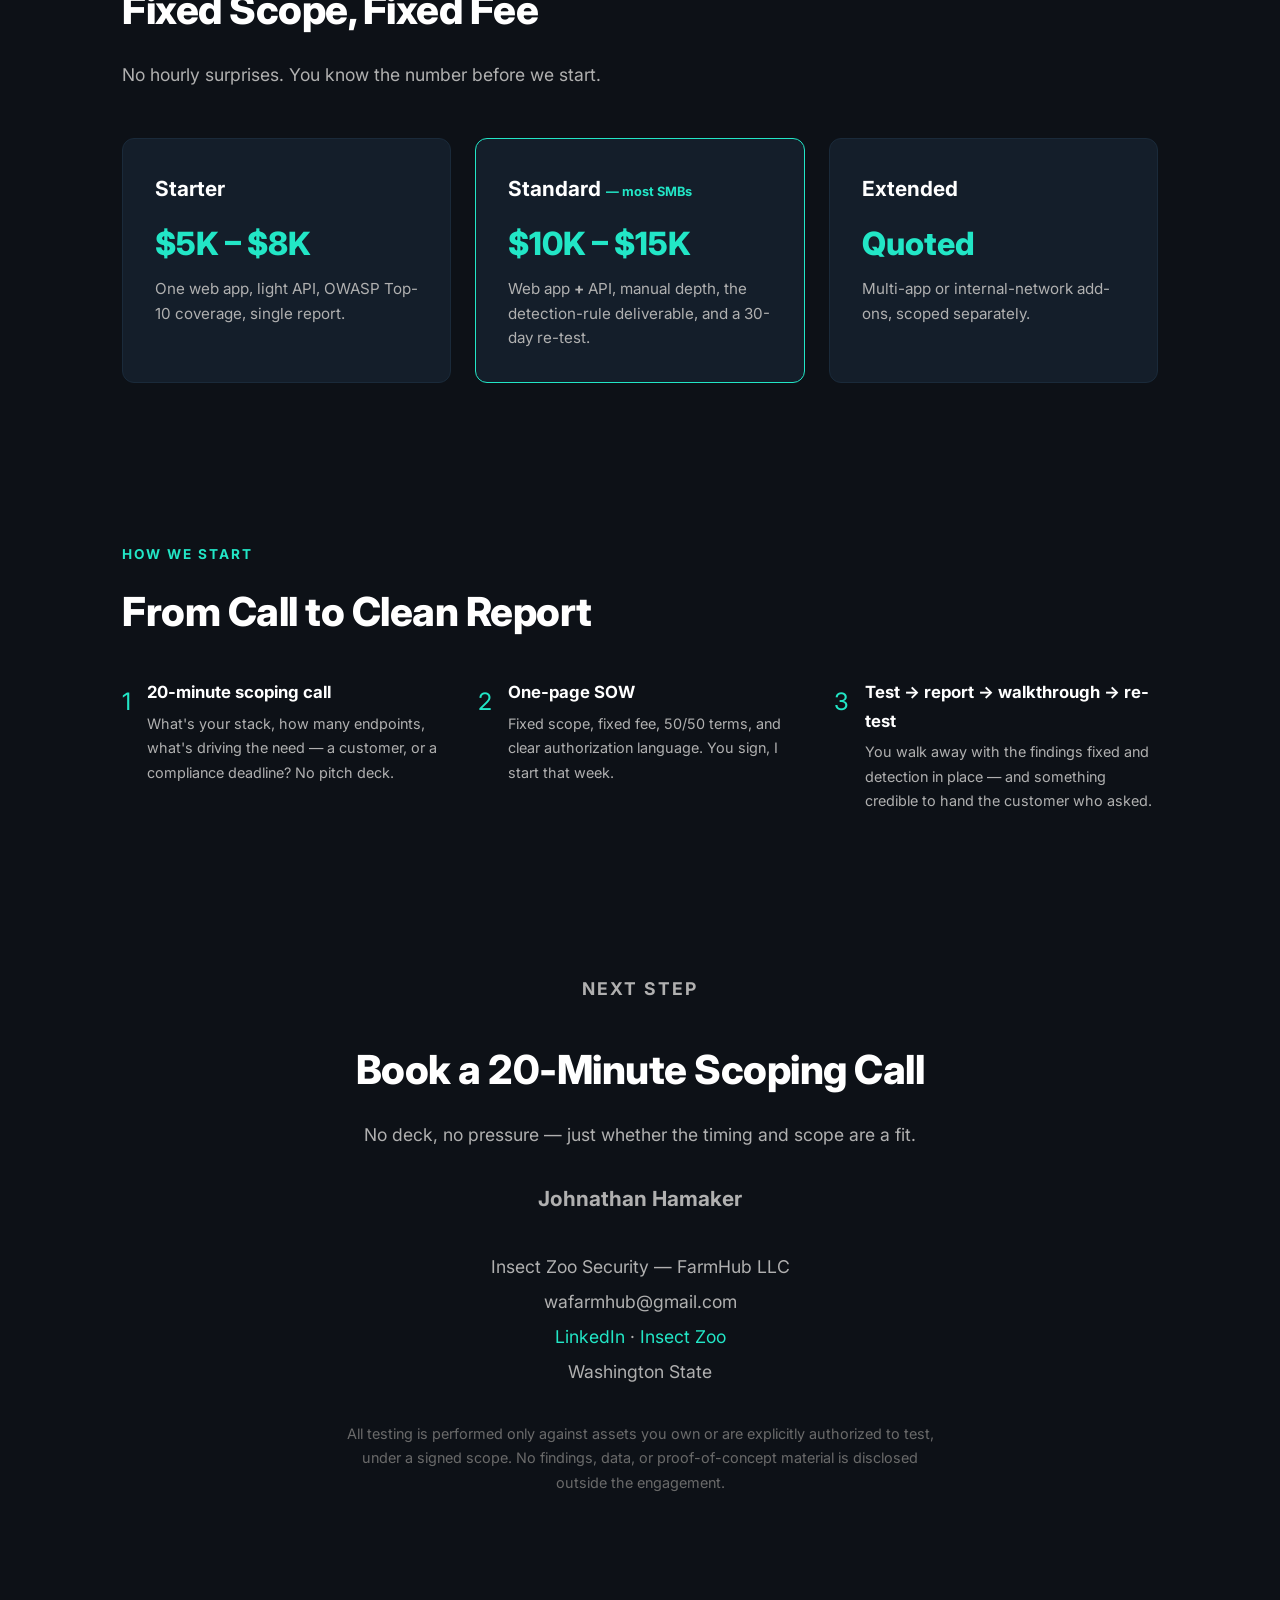
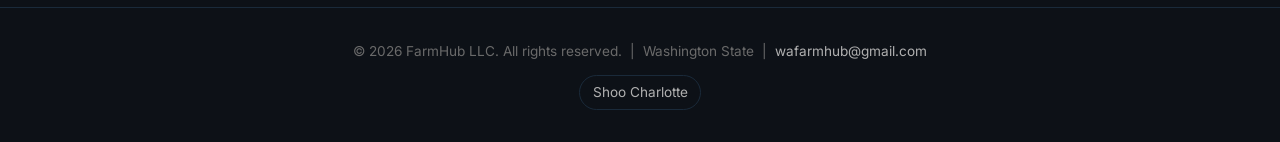
<file: security.html>
<!DOCTYPE html>
<html lang="en">
<head>
  <meta charset="UTF-8">
  <meta name="viewport" content="width=device-width, initial-scale=1.0">
  <title>Penetration Testing — Web &amp; API Security for Small Companies | Insect Zoo</title>
  <meta name="description" content="Scoped manual web & API penetration testing for SOC 2-bound small companies. Fixed scope, fixed fee, 2-3 weeks — plus Sigma/Suricata detection rules so you can see the attack later. On-shore, Pacific time.">
  <link href="https://fonts.googleapis.com/css2?family=Inter:wght@400;500;600;700;800&display=swap" rel="stylesheet">
  <link rel="stylesheet" href="style.css">
  <link rel="icon" type="image/svg+xml" href="argos-mark.svg">
</head>
<body>

<nav>
  <div class="nav-inner">
    <a href="index.html" class="logo"><img src="argos-mark.svg" class="logo-mark" alt="Argos"><span class="pink">I</span>nsect <span class="gold">Z</span>oo</a>
    <button class="nav-toggle" onclick="document.querySelector('nav ul').classList.toggle('open')">&#9776;</button>
    <ul>
      <li><a href="index.html#services">Services</a></li>
      <li><a href="blog.html">Blog</a></li>
      <li><a href="index.html#about">About</a></li>
      <li><a href="index.html#contact">Contact</a></li>
    </ul>
  </div>
</nav>

<div class="hero" style="min-height: 60vh;">
  <p class="section-label">Penetration Testing</p>
  <h1>Prove Your App Is Secure — <span class="highlight">and Detect the Next Attack</span></h1>
  <p class="subtitle">Scoped manual web &amp; API penetration testing for small companies with no security team. Fixed scope, fixed fee, 2&ndash;3 weeks. You get a report you can hand straight to a customer's security reviewer &mdash; plus the detection rules to catch the attack if someone tries it later.</p>
  <div class="cta-row">
    <a href="#contact" class="btn btn-primary">Book a Scoping Call</a>
  </div>
</div>

<section>
  <p class="section-label">The Problem</p>
  <h2>Most Small Companies Are Exposed on the Things That Actually Get Breached</h2>
  <p class="section-desc">You have a web application and an API your customers depend on. You also have no in-house security team &mdash; and the questionnaires are piling up.</p>
  <div class="features-list">
    <div class="feature">
      <div class="icon" style="color: var(--red-soft);">&#10007;</div>
      <div>
        <h4>The compliance pressure is real</h4>
        <p>A SOC 2 prospect, a PCI requirement, an enterprise customer's vendor-security review &mdash; they all expect an independent annual penetration test, not just a scan.</p>
      </div>
    </div>
    <div class="feature">
      <div class="icon" style="color: var(--red-soft);">&#10007;</div>
      <div>
        <h4>The big firms price you out</h4>
        <p>NetSPI and Bishop Fox quote $40K+ and treat a 30-person company as an afterthought. So most small companies skip the test entirely.</p>
      </div>
    </div>
    <div class="feature">
      <div class="icon" style="color: var(--red-soft);">&#10007;</div>
      <div>
        <h4>The cheap "scan" finds nothing real</h4>
        <p>A $2K automated scan prints a Nessus report and calls it a day &mdash; it misses the auth, access-control, and business-logic flaws that actually get exploited.</p>
      </div>
    </div>
    <div class="feature">
      <div class="icon" style="color: var(--red-soft);">&#10007;</div>
      <div>
        <h4>You have nothing credible to hand a customer</h4>
        <p>When a prospect's security team asks "when was your last pentest and can we see the report?" &mdash; you need a real answer, not a shrug.</p>
      </div>
    </div>
  </div>
</section>

<section>
  <p class="section-label">The Offer</p>
  <h2>A Real Manual Test &mdash; That Also Leaves You Able to Detect Attacks</h2>
  <p class="section-desc">A scoped manual web &amp; API penetration test, delivered in 2&ndash;3 weeks by an operator who builds defensive security tooling for a living. Fixed scope, fixed fee, no surprises.</p>
  <div class="features-list">
    <div class="feature">
      <div class="icon" style="color: var(--cyan);">&#128270;</div>
      <div>
        <h4>Manual testing of your web app + API</h4>
        <p>Authentication, authorization / access control (IDOR, BOLA), injection, business-logic flaws, session handling, and common misconfigurations &mdash; the classes that actually get breached, not just an automated scan.</p>
      </div>
    </div>
    <div class="feature">
      <div class="icon" style="color: var(--cyan);">&#128203;</div>
      <div>
        <h4>A report you can actually use</h4>
        <p>Each finding with severity, reproduction steps, business impact, and a concrete fix &mdash; written to hand straight to a developer, and to a customer's security reviewer.</p>
      </div>
    </div>
    <div class="feature">
      <div class="icon" style="color: var(--cyan);">&#128737;</div>
      <div>
        <h4>The differentiator: detection-rule tuning</h4>
        <p>For the findings, I write the Sigma / Suricata / Falco detection rules so that if someone <em>does</em> try that attack later, you see it. Most pentests hand you a list of holes; this one also leaves you able to detect the attempts.</p>
      </div>
    </div>
    <div class="feature">
      <div class="icon" style="color: var(--cyan);">&#128260;</div>
      <div>
        <h4>One free re-test within 30 days</h4>
        <p>After you fix the findings, I re-test to confirm they're closed &mdash; so you can show a clean result, not just a list of problems.</p>
      </div>
    </div>
  </div>
</section>

<section>
  <p class="section-label">Who This Is For</p>
  <h2>Built for SaaS Companies Without a Security Team</h2>
  <div class="services-grid">
    <div class="service-card">
      <h3>SOC 2-Bound SaaS</h3>
      <p>You're pursuing or renewing SOC 2 Type II and the auditor expects an independent annual penetration test on the assets that matter.</p>
    </div>
    <div class="service-card">
      <h3>Enterprise Sales Blockers</h3>
      <p>A big customer's vendor-security review is holding up the deal, and you need a credible test report to unblock it.</p>
    </div>
    <div class="service-card">
      <h3>Web App + API Businesses</h3>
      <p>Your product is a web app and an API handling real customer or financial data &mdash; the exact surface that gets attacked.</p>
    </div>
  </div>
</section>

<div class="proof-bar">
  <div class="proof-inner">
    <div class="proof-stat">
      <div class="number">2&ndash;3 wks</div>
      <div class="label">Test to report</div>
    </div>
    <div class="proof-stat">
      <div class="number">50 / 50</div>
      <div class="label">On signature / on delivery</div>
    </div>
    <div class="proof-stat">
      <div class="number">15%</div>
      <div class="label">Labor-overage cap protects you</div>
    </div>
    <div class="proof-stat">
      <div class="number">On-shore</div>
      <div class="label">Pacific time &mdash; data stays in the U.S.</div>
    </div>
  </div>
</div>

<section>
  <p class="section-label">Investment</p>
  <h2>Fixed Scope, Fixed Fee</h2>
  <p class="section-desc">No hourly surprises. You know the number before we start.</p>
  <div class="services-grid">
    <div class="service-card">
      <h3>Starter</h3>
      <p style="font-size: 2rem; color: var(--cyan); font-weight: 800; margin-bottom: 0.5rem;">$5K &ndash; $8K</p>
      <p>One web app, light API, OWASP Top-10 coverage, single report.</p>
    </div>
    <div class="service-card" style="border-color: var(--cyan);">
      <h3>Standard <span style="color: var(--cyan); font-size: 0.8rem;">&mdash; most SMBs</span></h3>
      <p style="font-size: 2rem; color: var(--cyan); font-weight: 800; margin-bottom: 0.5rem;">$10K &ndash; $15K</p>
      <p>Web app <strong>+</strong> API, manual depth, the detection-rule deliverable, and a 30-day re-test.</p>
    </div>
    <div class="service-card">
      <h3>Extended</h3>
      <p style="font-size: 2rem; color: var(--cyan); font-weight: 800; margin-bottom: 0.5rem;">Quoted</p>
      <p>Multi-app or internal-network add-ons, scoped separately.</p>
    </div>
  </div>
</section>

<section>
  <p class="section-label">How We Start</p>
  <h2>From Call to Clean Report</h2>
  <div class="features-list">
    <div class="feature">
      <div class="icon" style="color: var(--cyan);">1</div>
      <div>
        <h4>20-minute scoping call</h4>
        <p>What's your stack, how many endpoints, what's driving the need &mdash; a customer, or a compliance deadline? No pitch deck.</p>
      </div>
    </div>
    <div class="feature">
      <div class="icon" style="color: var(--cyan);">2</div>
      <div>
        <h4>One-page SOW</h4>
        <p>Fixed scope, fixed fee, 50/50 terms, and clear authorization language. You sign, I start that week.</p>
      </div>
    </div>
    <div class="feature">
      <div class="icon" style="color: var(--cyan);">3</div>
      <div>
        <h4>Test &rarr; report &rarr; walkthrough &rarr; re-test</h4>
        <p>You walk away with the findings fixed and detection in place &mdash; and something credible to hand the customer who asked.</p>
      </div>
    </div>
  </div>
</section>

<section id="contact" class="cta-section">
  <p class="section-label">Next Step</p>
  <h2>Book a 20-Minute Scoping Call</h2>
  <p>No deck, no pressure &mdash; just whether the timing and scope are a fit.</p>
  <p style="font-size: 1.3rem; margin-top: 1.5rem;"><strong>Johnathan Hamaker</strong></p>
  <p style="font-size: 1.1rem; color: var(--gray-light); line-height: 2;">
    Insect Zoo Security &mdash; FarmHub LLC<br>
    wafarmhub@gmail.com<br>
    <a href="https://www.linkedin.com/in/johnathan-hamaker-a85039198" target="_blank">LinkedIn</a> &middot; <a href="index.html">Insect Zoo</a><br>
    Washington State
  </p>
  <p style="margin-top: 1.5rem; color: var(--gray-dark); font-size: 0.9rem; max-width: 600px; margin-left: auto; margin-right: auto;">
    All testing is performed only against assets you own or are explicitly authorized to test, under a signed scope. No findings, data, or proof-of-concept material is disclosed outside the engagement.
  </p>
</section>

<footer>
  <p>&copy; 2026 FarmHub LLC. All rights reserved. &nbsp;|&nbsp; Washington State &nbsp;|&nbsp; <a href="mailto:wafarmhub@gmail.com">wafarmhub@gmail.com</a></p>
</footer>

<!-- Charlotte the barn spider roams the page (js/charlotte.js) -->
<script src="js/argos.js" defer></script>
<script src="js/orbplan.js" defer></script>
<script src="js/charlotte.js" defer></script>
</body>
</html>
</file>
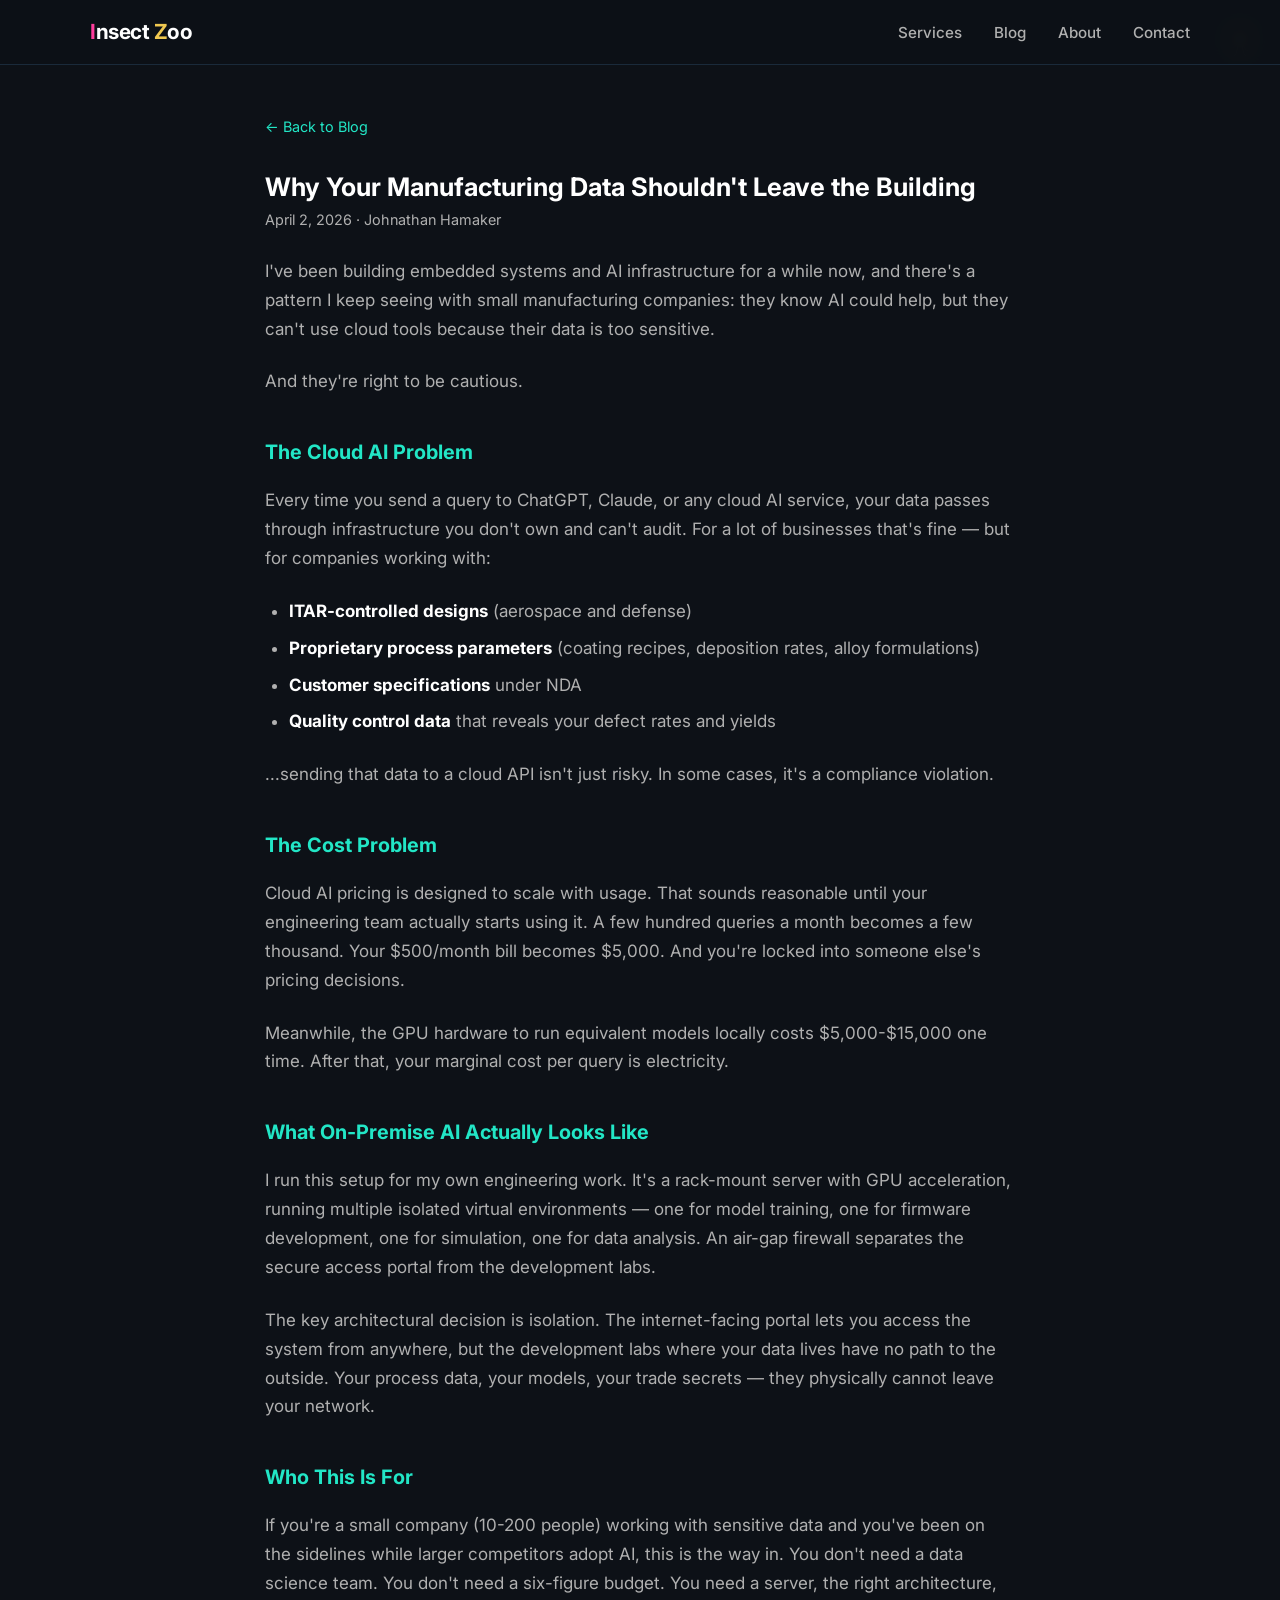
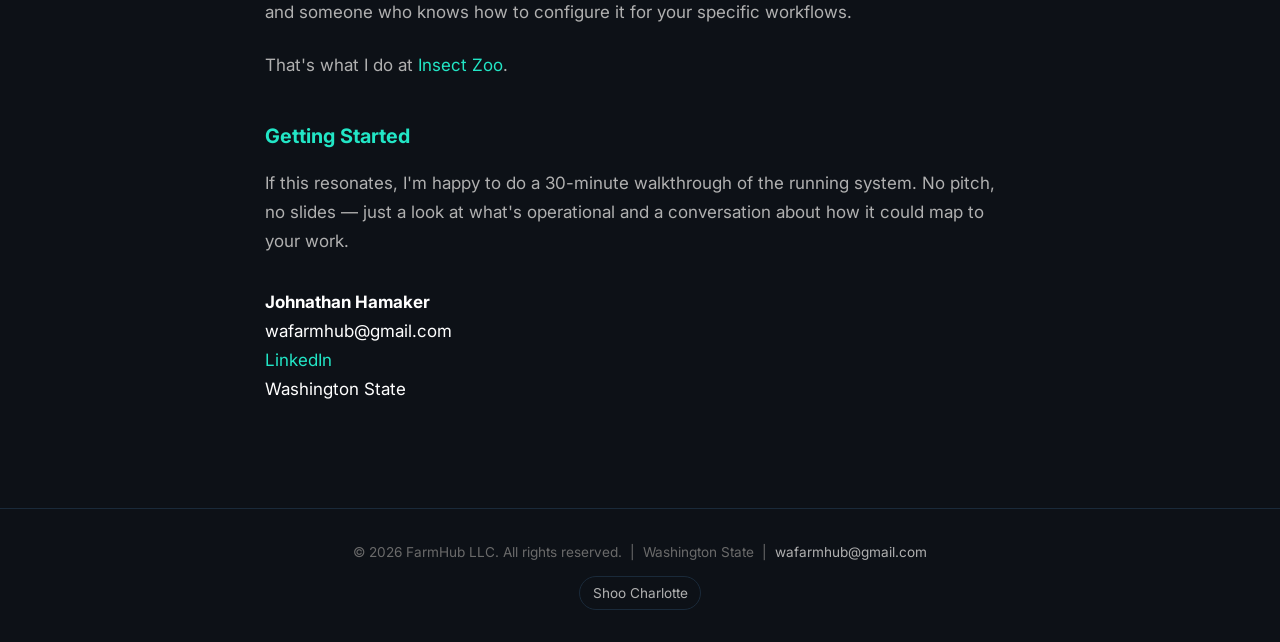
<file: posts/2026-04-02-why-your-data-shouldnt-leave-the-building.html>
<!DOCTYPE html>
<html lang="en">
<head>
  <meta charset="UTF-8">
  <meta name="viewport" content="width=device-width, initial-scale=1.0">
  <title>Why Your Manufacturing Data Shouldn't Leave the Building — Insect Zoo</title>
  <meta name="description" content="Cloud AI sends your trade secrets through someone else's servers. Here's why on-premise AI is the answer for manufacturing and defense.">
  <link href="https://fonts.googleapis.com/css2?family=Inter:wght@400;500;600;700;800&display=swap" rel="stylesheet">
  <link rel="stylesheet" href="../style.css">
  <style>
    .post-body { max-width: 750px; margin: 0 auto; }
    .post-body p { margin-bottom: 1.5rem; color: var(--gray-light); }
    .post-body h3 { color: var(--cyan); margin-top: 2.5rem; margin-bottom: 1rem; }
    .post-body strong { color: var(--white); }
    .post-body ul { color: var(--gray-light); margin-bottom: 1.5rem; padding-left: 1.5rem; }
    .post-body li { margin-bottom: 0.5rem; }
    .post-meta { color: var(--gray-dark); font-size: 0.9rem; margin-bottom: 2rem; }
  </style>
</head>
<body>

<nav>
  <div class="nav-inner">
    <a href="../index.html" class="logo"><span class="pink">I</span>nsect <span class="gold">Z</span>oo</a>
    <button class="nav-toggle" onclick="document.querySelector('nav ul').classList.toggle('open')">&#9776;</button>
    <ul>
      <li><a href="../index.html#services">Services</a></li>
      <li><a href="../blog.html">Blog</a></li>
      <li><a href="../index.html#about">About</a></li>
      <li><a href="../index.html#contact">Contact</a></li>
    </ul>
  </div>
</nav>

<section style="padding-top: 7rem;">
  <div class="post-body">
    <a href="../blog.html" style="color: var(--cyan); font-size: 0.9rem;">&larr; Back to Blog</a>
    <h1 style="margin-top: 1.5rem;">Why Your Manufacturing Data Shouldn't Leave the Building</h1>
    <p class="post-meta">April 2, 2026 &middot; Johnathan Hamaker</p>

    <p>I've been building embedded systems and AI infrastructure for a while now, and there's a pattern I keep seeing with small manufacturing companies: they know AI could help, but they can't use cloud tools because their data is too sensitive.</p>

    <p>And they're right to be cautious.</p>

    <h3>The Cloud AI Problem</h3>

    <p>Every time you send a query to ChatGPT, Claude, or any cloud AI service, your data passes through infrastructure you don't own and can't audit. For a lot of businesses that's fine — but for companies working with:</p>

    <ul>
      <li><strong>ITAR-controlled designs</strong> (aerospace and defense)</li>
      <li><strong>Proprietary process parameters</strong> (coating recipes, deposition rates, alloy formulations)</li>
      <li><strong>Customer specifications</strong> under NDA</li>
      <li><strong>Quality control data</strong> that reveals your defect rates and yields</li>
    </ul>

    <p>...sending that data to a cloud API isn't just risky. In some cases, it's a compliance violation.</p>

    <h3>The Cost Problem</h3>

    <p>Cloud AI pricing is designed to scale with usage. That sounds reasonable until your engineering team actually starts using it. A few hundred queries a month becomes a few thousand. Your $500/month bill becomes $5,000. And you're locked into someone else's pricing decisions.</p>

    <p>Meanwhile, the GPU hardware to run equivalent models locally costs $5,000-$15,000 one time. After that, your marginal cost per query is electricity.</p>

    <h3>What On-Premise AI Actually Looks Like</h3>

    <p>I run this setup for my own engineering work. It's a rack-mount server with GPU acceleration, running multiple isolated virtual environments — one for model training, one for firmware development, one for simulation, one for data analysis. An air-gap firewall separates the secure access portal from the development labs.</p>

    <p>The key architectural decision is isolation. The internet-facing portal lets you access the system from anywhere, but the development labs where your data lives have no path to the outside. Your process data, your models, your trade secrets — they physically cannot leave your network.</p>

    <h3>Who This Is For</h3>

    <p>If you're a small company (10-200 people) working with sensitive data and you've been on the sidelines while larger competitors adopt AI, this is the way in. You don't need a data science team. You don't need a six-figure budget. You need a server, the right architecture, and someone who knows how to configure it for your specific workflows.</p>

    <p>That's what I do at <a href="../ai-lab.html">Insect Zoo</a>.</p>

    <h3>Getting Started</h3>

    <p>If this resonates, I'm happy to do a 30-minute walkthrough of the running system. No pitch, no slides — just a look at what's operational and a conversation about how it could map to your work.</p>

    <p style="margin-top: 2rem; color: var(--white);">
      <strong>Johnathan Hamaker</strong><br>
      wafarmhub@gmail.com<br>
      <a href="https://www.linkedin.com/in/johnathan-hamaker-a85039198">LinkedIn</a><br>
      Washington State
    </p>
  </div>
</section>

<footer>
  <p>&copy; 2026 FarmHub LLC. All rights reserved. &nbsp;|&nbsp; Washington State &nbsp;|&nbsp; <a href="mailto:wafarmhub@gmail.com">wafarmhub@gmail.com</a></p>
</footer>

<!-- Charlotte the barn spider roams the page (js/charlotte.js) -->
<script src="../js/argos.js" defer></script>
<script src="../js/orbplan.js" defer></script>
<script src="../js/charlotte.js" defer></script>
</body>
</html>
</file>
<file: style.css>
/* Insect Zoo — Dark Navy/Cyan Theme */
:root {
  --navy: #0d1117;
  --navy-light: #141e2a;
  --navy-mid: #1a2a3a;
  --cyan: #22e6c6;        /* primary accent (retro teal) */
  --cyan-dark: #14a89a;
  --pink: #ff3d9d;       /* secondary accent (retro pink) */
  --silver: #d2d9e4;       /* glam accent (silver trim on the A/I letters) */
  --gold: #f0c850;         /* glam accent (gold — the "Z" in the wordmark) */
  --white: #ffffff;
  --gray-light: #b0b0b0;
  --gray-dark: #6a6a6a;
  --red-soft: #ff8080;
  --font-main: 'Inter', -apple-system, BlinkMacSystemFont, 'Segoe UI', sans-serif;
  --font-mono: 'JetBrains Mono', 'Fira Code', monospace;
  --max-width: 1100px;
}

* { margin: 0; padding: 0; box-sizing: border-box; }

html { scroll-behavior: smooth; }

body {
  font-family: var(--font-main);
  background: var(--navy);
  color: var(--white);
  line-height: 1.7;
  font-size: 17px;
  overflow-x: hidden;
}

a { color: var(--cyan); text-decoration: none; transition: color 0.2s; }
a:hover { color: var(--white); }

/* === NAV === */
nav {
  position: fixed;
  top: 0;
  width: 100%;
  background: rgba(13, 17, 23, 0.95);
  backdrop-filter: blur(10px);
  border-bottom: 1px solid var(--navy-mid);
  z-index: 100;
  padding: 0 2rem;
}

nav .nav-inner {
  max-width: var(--max-width);
  margin: 0 auto;
  display: flex;
  justify-content: space-between;
  align-items: center;
  height: 64px;
}

nav .logo {
  font-size: 1.3rem;
  font-weight: 700;
  color: var(--white);
  letter-spacing: -0.5px;
}

nav .logo span { color: var(--cyan); }
nav .logo span.pink { color: var(--pink); }
nav .logo span.gold { color: var(--gold); }

nav .logo .logo-mark {
  width: 22px;
  height: 22px;
  vertical-align: middle;
  margin-right: 8px;
  margin-top: -2px;
  filter: drop-shadow(0 0 6px rgba(34, 230, 198, 0.35));
}

nav ul {
  list-style: none;
  display: flex;
  gap: 2rem;
}

nav ul li a {
  color: var(--gray-light);
  font-size: 0.95rem;
  font-weight: 500;
  transition: color 0.2s;
}

nav ul li a:hover { color: var(--cyan); }

/* Mobile nav */
.nav-toggle { display: none; background: none; border: none; color: var(--white); font-size: 1.5rem; cursor: pointer; }

@media (max-width: 768px) {
  .nav-toggle { display: block; }
  nav ul { display: none; flex-direction: column; position: absolute; top: 64px; left: 0; width: 100%; background: var(--navy); padding: 1rem 2rem; border-bottom: 1px solid var(--navy-mid); }
  nav ul.open { display: flex; }
}

/* === SECTIONS === */
section {
  max-width: var(--max-width);
  margin: 0 auto;
  padding: 5rem 2rem;
}

/* === HERO === */
.hero {
  min-height: 90vh;
  display: flex;
  flex-direction: column;
  justify-content: center;
  max-width: var(--max-width);
  margin: 0 auto;
  padding: 8rem 2rem 5rem;
}

.hero h1 {
  font-size: 3.5rem;
  font-weight: 800;
  line-height: 1.15;
  margin-bottom: 1.5rem;
  letter-spacing: -1px;
}

.hero h1 .highlight { color: var(--cyan); }

.hero .subtitle {
  font-size: 1.3rem;
  color: var(--gray-light);
  max-width: 650px;
  margin-bottom: 2.5rem;
  line-height: 1.6;
}

.hero .cta-row { display: flex; gap: 1rem; flex-wrap: wrap; }

.btn {
  display: inline-block;
  padding: 0.85rem 2rem;
  border-radius: 6px;
  font-weight: 600;
  font-size: 1rem;
  transition: all 0.2s;
  cursor: pointer;
  border: none;
}

.btn-primary { background: var(--cyan); color: var(--navy); }
.btn-primary:hover { background: var(--white); color: var(--navy); }

.btn-outline { background: transparent; color: var(--cyan); border: 2px solid var(--cyan); }
.btn-outline:hover { background: var(--cyan); color: var(--navy); }

/* === SECTION HEADERS === */
.section-label {
  color: var(--cyan);
  font-size: 0.85rem;
  font-weight: 700;
  text-transform: uppercase;
  letter-spacing: 2px;
  margin-bottom: 0.75rem;
}

h2 {
  font-size: 2.5rem;
  font-weight: 800;
  margin-bottom: 1rem;
  letter-spacing: -0.5px;
}

.section-desc {
  color: var(--gray-light);
  font-size: 1.1rem;
  max-width: 600px;
  margin-bottom: 3rem;
}

/* === SERVICES GRID === */
.services-grid {
  display: grid;
  grid-template-columns: repeat(auto-fit, minmax(300px, 1fr));
  gap: 1.5rem;
}

.service-card {
  background: var(--navy-light);
  border: 1px solid var(--navy-mid);
  border-radius: 12px;
  padding: 2rem;
  transition: border-color 0.2s, transform 0.2s;
}

.service-card:hover {
  border-color: var(--cyan);
  transform: translateY(-2px);
}

.service-card .icon {
  font-size: 2rem;
  margin-bottom: 1rem;
}

.service-card h3 {
  font-size: 1.3rem;
  margin-bottom: 0.75rem;
  color: var(--white);
}

.service-card p {
  color: var(--gray-light);
  font-size: 0.95rem;
  line-height: 1.6;
}

.service-card .learn-more {
  display: inline-block;
  margin-top: 1rem;
  color: var(--cyan);
  font-weight: 600;
  font-size: 0.9rem;
}

/* === FEATURES LIST === */
.features-list {
  display: grid;
  grid-template-columns: repeat(auto-fit, minmax(280px, 1fr));
  gap: 2rem;
  margin-top: 2rem;
}

.feature {
  display: flex;
  gap: 1rem;
  align-items: flex-start;
}

.feature .icon {
  font-size: 1.5rem;
  flex-shrink: 0;
  margin-top: 0.2rem;
}

.feature h4 {
  font-size: 1.05rem;
  margin-bottom: 0.3rem;
}

.feature p {
  color: var(--gray-light);
  font-size: 0.9rem;
}

/* === PROOF BAR === */
.proof-bar {
  background: var(--navy-light);
  border-top: 1px solid var(--navy-mid);
  border-bottom: 1px solid var(--navy-mid);
}

.proof-bar .proof-inner {
  max-width: var(--max-width);
  margin: 0 auto;
  padding: 3rem 2rem;
  display: grid;
  grid-template-columns: repeat(auto-fit, minmax(200px, 1fr));
  gap: 2rem;
  text-align: center;
}

.proof-stat .number {
  font-size: 2.5rem;
  font-weight: 800;
  color: var(--cyan);
}

.proof-stat .label {
  color: var(--gray-light);
  font-size: 0.9rem;
  margin-top: 0.25rem;
}

/* === ABOUT === */
.about-grid {
  display: grid;
  grid-template-columns: 1fr 1fr;
  gap: 3rem;
  align-items: start;
}

@media (max-width: 768px) {
  .about-grid { grid-template-columns: 1fr; }
}

.about-grid .credentials { list-style: none; }
.about-grid .credentials li {
  padding: 0.5rem 0;
  border-bottom: 1px solid var(--navy-mid);
  color: var(--gray-light);
}
.about-grid .credentials li strong { color: var(--white); }

/* === CTA SECTION === */
.cta-section {
  text-align: center;
  padding: 5rem 2rem;
}

.cta-section h2 { margin-bottom: 1rem; }
.cta-section p { color: var(--gray-light); margin-bottom: 2rem; font-size: 1.1rem; }

/* === FOOTER === */
footer {
  border-top: 1px solid var(--navy-mid);
  padding: 2rem;
  text-align: center;
  color: var(--gray-dark);
  font-size: 0.85rem;
}

footer a { color: var(--gray-light); }
footer .charlotte-toggle {
  margin-top: 0.75rem; padding: 0.3rem 0.8rem; border: 1px solid var(--navy-mid); border-radius: 999px;
  background: none; color: var(--gray-light); font: inherit; cursor: pointer;
}
footer .charlotte-toggle:hover, footer .charlotte-toggle:focus-visible { border-color: var(--cyan); color: var(--cyan); }

/* === BLOG === */
.blog-post {
  border-bottom: 1px solid var(--navy-mid);
  padding: 2rem 0;
}

.blog-post:last-child { border-bottom: none; }

.blog-post .post-date {
  color: var(--gray-dark);
  font-size: 0.85rem;
  margin-bottom: 0.5rem;
}

.blog-post h2 {
  font-size: 1.6rem;
  margin-bottom: 0.75rem;
}

.blog-post h2 a { color: var(--white); }
.blog-post h2 a:hover { color: var(--cyan); }

.blog-post .post-preview {
  color: var(--gray-light);
  font-size: 1rem;
  line-height: 1.7;
  margin-bottom: 0.75rem;
}

/* === TERMINAL + STARFIELD HERO === */
.hero-stage {
  position: relative;
  height: 100vh;
  min-height: 600px;
  display: flex;
  flex-direction: column;
  align-items: center;
  justify-content: center;
  overflow: hidden;
  /* extra bottom padding lifts the title into the upper-center, seen on open */
  padding: 5rem 1.5rem 9rem;
  background: radial-gradient(ellipse at 50% 42%, #0e2436 0%, var(--navy) 72%);
}

/* the living Insect Zoo sea — agent swarm canvas behind the copy */
.hero-stage #swarm {
  position: absolute; inset: 0;
  width: 100%; height: 100%;
  z-index: 0; display: block;
}

/* drifting star layers (parallax) */
.hero-stage .stars,
.hero-stage .stars2,
.hero-stage .stars3 {
  position: absolute;
  top: -100%; left: 0; right: 0; bottom: 0;
  height: 200%;
  pointer-events: none;
  z-index: 0;
}
.hero-stage .stars {
  background-image:
    radial-gradient(1px 1px at 20px 30px, #ffffff, transparent),
    radial-gradient(1px 1px at 120px 90px, #d7f3ff, transparent),
    radial-gradient(1px 1px at 200px 160px, #ffffff, transparent),
    radial-gradient(1.5px 1.5px at 80px 200px, #bfe9ff, transparent),
    radial-gradient(1px 1px at 300px 60px, #ffffff, transparent);
  background-size: 350px 350px;
  animation: drift 120s linear infinite;
  opacity: 0.7;
}
.hero-stage .stars2 {
  background-image:
    radial-gradient(1.5px 1.5px at 50px 80px, #ffffff, transparent),
    radial-gradient(1px 1px at 180px 40px, #cfeeff, transparent),
    radial-gradient(2px 2px at 260px 220px, #ffffff, transparent),
    radial-gradient(1px 1px at 340px 140px, #a9def7, transparent);
  background-size: 500px 500px;
  animation: drift 80s linear infinite;
  opacity: 0.55;
}
.hero-stage .stars3 {
  background-image:
    radial-gradient(2px 2px at 90px 120px, #ffffff, transparent),
    radial-gradient(2.5px 2.5px at 280px 300px, #e9f8ff, transparent);
  background-size: 700px 700px;
  animation: drift 55s linear infinite;
  opacity: 0.5;
}
@keyframes drift { from { transform: translateY(0); } to { transform: translateY(50%); } }

/* pink/teal sparkles */
.hero-stage .spark {
  position: absolute;
  z-index: 1;
  color: var(--cyan);
  font-size: 1rem;
  opacity: 0.5;
  animation: twinkle 3.2s ease-in-out infinite;
  pointer-events: none;
}
.hero-stage .spark.pink { color: var(--pink); }
.hero-stage .spark.silver { color: var(--silver); }
@keyframes twinkle { 0%,100% { opacity: 0.15; transform: scale(0.8); } 50% { opacity: 1; transform: scale(1.15); } }

/* creative, glowing brand wordmark (the graphic centerpiece) */
.hero-stage .brandmark {
  position: relative; z-index: 2;
  font-family: var(--font-main);
  display: flex; align-items: center; justify-content: center;
  flex-wrap: wrap; gap: 0.3em;
  line-height: 1; margin-bottom: 1.6rem;
}
/* "Insect Zoo" — big white→cyan gradient letters with a soft glow */
.hero-stage .brandmark .word {
  font-size: clamp(3.6rem, 13vw, 7.5rem);
  font-weight: 800; letter-spacing: -2.5px;
  background: linear-gradient(180deg, #ffffff 0%, #b8fff3 52%, var(--cyan) 100%);
  -webkit-background-clip: text; background-clip: text;
  -webkit-text-fill-color: transparent;
  filter: drop-shadow(0 0 28px rgba(34,230,198,0.45));
}
/* accent initials in the wordmark — pink "I" (gold "Z" below) neon letters with a silver glam outline */
.hero-stage .brandmark .word .ai {
  -webkit-text-fill-color: var(--pink);
  color: var(--pink);
  -webkit-text-stroke: 1.5px var(--silver);
  text-shadow: 0 0 28px rgba(255,61,157,0.85);
  padding: 0 0.06em;
}
/* gold "Z" in Insect Zoo */
.hero-stage .brandmark .word .ai.gold {
  -webkit-text-fill-color: var(--gold);
  color: var(--gold);
  text-shadow: 0 0 28px rgba(240,200,80,0.85);
}
/* embed a small infinity ∞ in the apex negative-space of the lambda A */
.hero-stage .brandmark .word .ai:not(.pink):not(.gold) { position: relative; }
.hero-stage .brandmark .word .ai:not(.pink):not(.gold)::after {
  content: "\221E";
  position: absolute;
  left: 50%; top: 60%;
  transform: translate(-50%, -50%);
  font-size: 0.30em;
  font-weight: 700;
  color: var(--gold);
  -webkit-text-fill-color: var(--gold);
  -webkit-text-stroke: 0;
  text-shadow: 0 0 8px rgba(240,200,80,0.9);
  pointer-events: none;
}
/* "Labs" — a glowing monospace chip/badge (the computer-product touch) */
.hero-stage .brandmark .labs {
  position: relative;
  align-self: center;
  font-family: var(--font-mono);
  font-size: clamp(1rem, 3.2vw, 2rem);
  font-weight: 700; letter-spacing: 1.5px;
  color: var(--gold);
  background: rgba(240,200,80,0.08);
  border: 1.5px solid rgba(240,200,80,0.55);
  border-radius: 10px;
  padding: 0.22em 0.5em;
  box-shadow: 0 0 26px rgba(240,200,80,0.2), inset 0 0 18px rgba(240,200,80,0.07);
}

/* Argos — the keeper who carries the light and guides the visitor.
   The whole guide group is moved by the sim script (follows the sun/cursor). */
.hero-stage .argos-guide {
  position: absolute;
  top: 0; left: 0;
  z-index: 3;
  pointer-events: none;
  will-change: transform;
  display: flex;
  flex-direction: column;
  align-items: center;
}
.hero-stage .argos-figure {
  width: clamp(90px, 12vw, 150px);
  height: auto;
  filter: drop-shadow(0 0 22px rgba(34, 230, 198, 0.5));
}
.hero-stage .argos-bubble {
  pointer-events: auto;
  max-width: 220px;
  margin-bottom: 8px;
  background: rgba(13, 17, 23, 0.88);
  border: 1px solid var(--cyan);
  color: #eafff9;
  font-size: 0.82rem;
  line-height: 1.45;
  padding: 0.55rem 0.75rem;
  border-radius: 12px;
  box-shadow: 0 0 18px rgba(34, 230, 198, 0.28);
  opacity: 0;
  transform: translateY(6px);
  transition: opacity 0.45s, transform 0.45s;
  text-align: center;
}
.hero-stage .argos-bubble.show { opacity: 1; transform: translateY(0); }
.hero-stage .argos-bubble a { color: var(--cyan); font-weight: 700; }

/* highlighted letter in the Insect Zoo wordmark — its light */
.hero-stage .brandmark .word .lit {
  -webkit-text-fill-color: var(--cyan);
  color: var(--cyan);
  text-shadow: 0 0 26px rgba(34, 230, 198, 0.95);
}

/* hero caption that turns the art into the proof */
.hero-stage .hero-caption {
  font-size: 0.9rem;
  color: var(--gray-light);
  max-width: 540px;
  margin: 0 auto 1.6rem;
  opacity: 0.92;
}
.hero-stage .hero-caption strong { color: var(--cyan); }
.hero-stage .hero-caption .dot {
  display: inline-block;
  width: 8px; height: 8px;
  border-radius: 50%;
  background: var(--cyan);
  box-shadow: 0 0 10px var(--cyan);
  margin-right: 6px;
  vertical-align: middle;
}

/* hero copy below terminal */
.hero-stage .hero-copy { position: relative; z-index: 2; text-align: center; margin-top: 0; width: 100%; max-width: 720px; }
/* glow halo so the cursor-light visibly "enlightens" the title */
.hero-stage .hero-copy::before {
  content: '';
  position: absolute;
  left: 50%; top: 46%;
  transform: translate(-50%, -50%);
  width: 130%; height: 150%;
  z-index: -1;
  background: radial-gradient(ellipse at center, rgba(34, 230, 198, 0.18) 0%, rgba(34, 230, 198, 0) 62%);
  pointer-events: none;
}
.hero-stage .hero-copy h1 { overflow-wrap: break-word; }
.hero-stage .hero-copy h1 { font-size: 2.7rem; font-weight: 800; line-height: 1.15; letter-spacing: -1px; margin-bottom: 1rem; }
.hero-stage .hero-copy h1 .highlight { color: var(--cyan); }
.hero-stage .hero-copy .subtitle { font-size: 1.2rem; color: var(--gray-light); margin: 0 auto 2rem; line-height: 1.6; }
.hero-stage .hero-copy .cta-row { justify-content: center; }

/* === RESPONSIVE === */
@media (max-width: 768px) {
  .hero h1 { font-size: 2.2rem; }
  h2 { font-size: 1.8rem; }
  .hero { min-height: 70vh; padding-top: 6rem; }
  section { padding: 3rem 1.5rem; }
  .hero-stage { min-height: 84vh; padding-top: 6rem; }
  .hero-stage .brandmark .word { font-size: clamp(2.4rem, 11vw, 7.5rem); }
  .hero-stage .hero-copy h1 { font-size: 2rem; }
  .hero-stage .hero-copy h1 .dt-break { display: none; }
  .hero-stage .eyebrow { font-size: 0.75rem; letter-spacing: 2px; }
}

/* === ROI SANDBOX — "The AI Bill Trap" === */
.roi-wrap {
  display: grid;
  grid-template-columns: 300px 1fr;
  gap: 1.5rem;
  align-items: start;
}
@media (max-width: 768px) { .roi-wrap { grid-template-columns: 1fr; } }

.roi-controls {
  background: var(--navy-light);
  border: 1px solid var(--navy-mid);
  border-radius: 12px;
  padding: 1.5rem;
}
.roi-controls label {
  display: block;
  font-size: 0.9rem;
  color: var(--gray-light);
  margin-bottom: 1.5rem;
}
.roi-controls label:last-child { margin-bottom: 0; }
.roi-controls .roi-out { float: right; color: var(--cyan); font-weight: 700; }
.roi-controls input[type=range] { width: 100%; margin-top: 0.7rem; accent-color: var(--cyan); }

.roi-viz {
  background: var(--navy-light);
  border: 1px solid var(--navy-mid);
  border-radius: 12px;
  padding: 1.5rem;
}
#roi-chart { width: 100%; height: 240px; display: block; }
.roi-result { margin-top: 1rem; font-size: 0.95rem; line-height: 1.6; color: var(--gray-light); }
.roi-result p { margin-bottom: 0.5rem; }
.roi-result .big { font-size: 1.5rem; font-weight: 800; color: var(--cyan); }
.roi-result .warn { color: var(--red-soft); font-weight: 700; }

.roi-punch { text-align: center; font-size: 1.4rem; font-weight: 700; margin-top: 2.5rem; }
.roi-punch .highlight { color: var(--cyan); }

/* === SINGLE-CTA "Start the Experience" === */
.btn-xl {
  font-size: 1.15rem;
  padding: 1rem 2.6rem;
  box-shadow: 0 0 30px rgba(34, 230, 198, 0.4);
}

/* When the journey starts, Argos detaches into a fixed travelling guide */
.argos-guide.fixed {
  position: fixed;
  left: auto; right: 18px; bottom: 18px; top: auto;
  transform: none !important;
  z-index: 60;
  align-items: flex-end;
}
.argos-guide.fixed .argos-figure { width: clamp(68px, 9vw, 104px); }
.argos-guide.fixed .argos-bubble { max-width: 240px; }
</file>
<file: exhibits.css>
/* Insect Zoo — full-screen exhibits (loads after style.css; adds only .exhibit* and body.zoo-home rules) */
html:has(body.zoo-home) { scroll-snap-type: y proximity; scroll-padding-top: 64px; }

.exhibit {
  position: relative;
  height: 100vh; height: 100svh;
  min-height: 520px;
  max-width: none; margin: 0; padding: 0;   /* override style.css's boxed `section` */
  overflow: hidden;
  scroll-snap-align: start;
  background: radial-gradient(ellipse at 50% 45%, #16263a 0%, #0b121c 75%);
}
.exhibit-sim {
  position: absolute; inset: 0;
  width: 100%; height: 100%;
  display: block; z-index: 0;
  touch-action: pan-y;
  cursor: none;
}
.exhibit-stat {
  position: absolute; top: 80px; right: 16px; z-index: 2;
  font: 600 0.85rem/1.4 var(--font-mono);
  color: var(--cyan);
  pointer-events: none;
  font-variant-numeric: tabular-nums;
}
.exhibit-overlay {
  position: absolute; left: 16px; bottom: 2rem; z-index: 2;
  max-width: 520px;
  padding: 1.1rem 1.3rem;
  background: rgba(13, 17, 23, 0.72);
  backdrop-filter: blur(6px);
  border: 1px solid var(--navy-mid);
  border-radius: 14px;
  pointer-events: none;
}
.exhibit-overlay a { pointer-events: auto; }
.exhibit-tag {
  font: 700 0.75rem/1.4 var(--font-mono);
  letter-spacing: 2px; text-transform: uppercase;
  color: var(--gold);
  margin-bottom: 0.4rem;
}
.exhibit-overlay h2 { font-size: 1.7rem; line-height: 1.2; margin-bottom: 0.5rem; }
.exhibit-line { color: var(--white); font-size: 1rem; line-height: 1.55; margin-bottom: 0.5rem; }
.exhibit-hint { color: var(--gray-light); font-size: 0.9rem; margin-bottom: 0.6rem; }
.exhibit-overlay .learn-more { font-weight: 700; }

/* the hero: Charlotte's web fills the screen; the wordmark sits low so her web stays visible */
.exhibit--hero { justify-content: flex-end; padding: 5rem 16px 3rem; }
.exhibit--hero .exhibit-overlay {
  position: relative; left: auto; bottom: auto;
  max-width: 720px; margin: 0 auto;
  background: none; border: 0; backdrop-filter: none;
}
.exhibit--hero .brandmark { margin-bottom: 0.8rem; }
.exhibit--hero .brandmark .word { font-size: clamp(2.6rem, 9vw, 5.2rem); }
.exhibit--hero h1 { font-size: clamp(1.5rem, 4vw, 2.3rem); }
.exhibit--hero .scroll-cue {
  display: inline-block; margin-top: 0.4rem;
  font-size: 1.6rem; color: var(--cyan);
  animation: exhibit-bob 2s ease-in-out infinite;
}
@keyframes exhibit-bob { 50% { transform: translateY(6px); } }

@media (max-width: 480px) {
  .exhibit-overlay { left: 16px; right: 16px; bottom: 1rem; max-width: none; padding: 0.9rem 1rem; }
  .exhibit-overlay h2 { font-size: 1.3rem; }
  .exhibit-line { font-size: 0.92rem; }
  .exhibit-stat { top: 72px; }
}
@media (prefers-reduced-motion: reduce) {
  html:has(body.zoo-home) { scroll-snap-type: none; }
  .exhibit--hero .scroll-cue { animation: none; }
}
/* the copy panel folds to a tab (js/guide.js) so it stops hiding the sim */
.exhibit-toggle {
  position: absolute; top: 0.5rem; right: 0.5rem;
  width: 2rem; height: 2rem; border-radius: 50%;
  border: 1px solid var(--navy-mid); background: rgba(13, 17, 23, 0.85);
  color: var(--cyan); font: 700 1.1rem/1 var(--font-mono);
  cursor: pointer; pointer-events: auto;
}
.exhibit-toggle:focus-visible { outline: 2px solid var(--cyan); outline-offset: 2px; }
.exhibit-overlay { padding-right: 3rem; }
.exhibit-overlay.is-collapsed { padding: 0.55rem 3rem 0.55rem 1rem; }
.exhibit-overlay.is-collapsed > :not(.exhibit-tag):not(.exhibit-toggle) { display: none; }
.exhibit-overlay.is-collapsed .exhibit-tag { margin: 0; }

/* the termite exhibit's pheromone buttons (they stay usable when the panel is folded) */
.termite-modes { display: flex; gap: 0.4rem; flex-wrap: wrap; margin-bottom: 0.6rem; }
.termite-mode {
  pointer-events: auto; cursor: pointer;
  font: 700 0.8rem/1 var(--font-mono); color: var(--white);
  background: rgba(13, 17, 23, 0.85); border: 1px solid var(--navy-mid); border-radius: 999px; padding: 0.4rem 0.75rem;
}
.termite-mode[aria-pressed="true"] { color: #0b121c; background: var(--gold); border-color: var(--gold); }
#termites .exhibit-overlay.is-collapsed > .termite-modes { display: flex; margin: 0.4rem 0 0; }

/* Argos the guide, docked bottom-right (js/guide.js) */
body.zoo-home #argos-guide {
  position: fixed; right: 16px; bottom: 16px; z-index: 60;
  display: flex; flex-direction: column; align-items: flex-end; gap: 6px;
  max-width: 300px; pointer-events: none;
}
body.zoo-home #argos-guide > * { pointer-events: auto; }
body.zoo-home #argos-guide .argos-figure { width: 96px; height: auto; cursor: pointer; filter: drop-shadow(0 0 18px rgba(34, 230, 198, 0.45)); }
body.zoo-home #argos-guide .argos-bubble {
  background: rgba(13, 17, 23, 0.92); border: 1px solid var(--cyan); color: #eafff9;
  font-size: 0.85rem; line-height: 1.45; padding: 0.6rem 0.8rem; border-radius: 12px;
  opacity: 0; transform: translateY(6px); transition: opacity 0.4s, transform 0.4s;
}
body.zoo-home #argos-guide .argos-bubble.show { opacity: 1; transform: none; }
body.zoo-home #argos-guide .guide-row { display: flex; flex-wrap: wrap; justify-content: flex-end; gap: 4px; }
body.zoo-home #argos-guide .guide-jump { display: flex; flex-wrap: wrap; justify-content: flex-end; gap: 4px; width: 100%; }
body.zoo-home #argos-guide .guide-jump a,
body.zoo-home #argos-guide button {
  font: 600 0.75rem/1 var(--font-mono); color: var(--cyan); text-decoration: none; cursor: pointer;
  background: rgba(13, 17, 23, 0.85); border: 1px solid var(--navy-mid); border-radius: 999px; padding: 0.35rem 0.6rem;
}
body.zoo-home #argos-guide button:disabled { opacity: 0.4; cursor: default; }
body.zoo-home #argos-guide.is-min > :not(.argos-figure) { display: none; }
body.zoo-home #argos-guide.is-min .argos-figure { width: 44px; }
@media (max-width: 480px) {
  body.zoo-home #argos-guide { right: 8px; bottom: 8px; max-width: calc(100vw - 16px); }
  body.zoo-home #argos-guide .argos-figure { width: 44px; }
  body.zoo-home #argos-guide .guide-row { display: none; }   /* .guide-jump and the buttons: just Argos (tap him: next exhibit) */
  .exhibit-overlay.is-collapsed { right: auto; }
}
</file>
